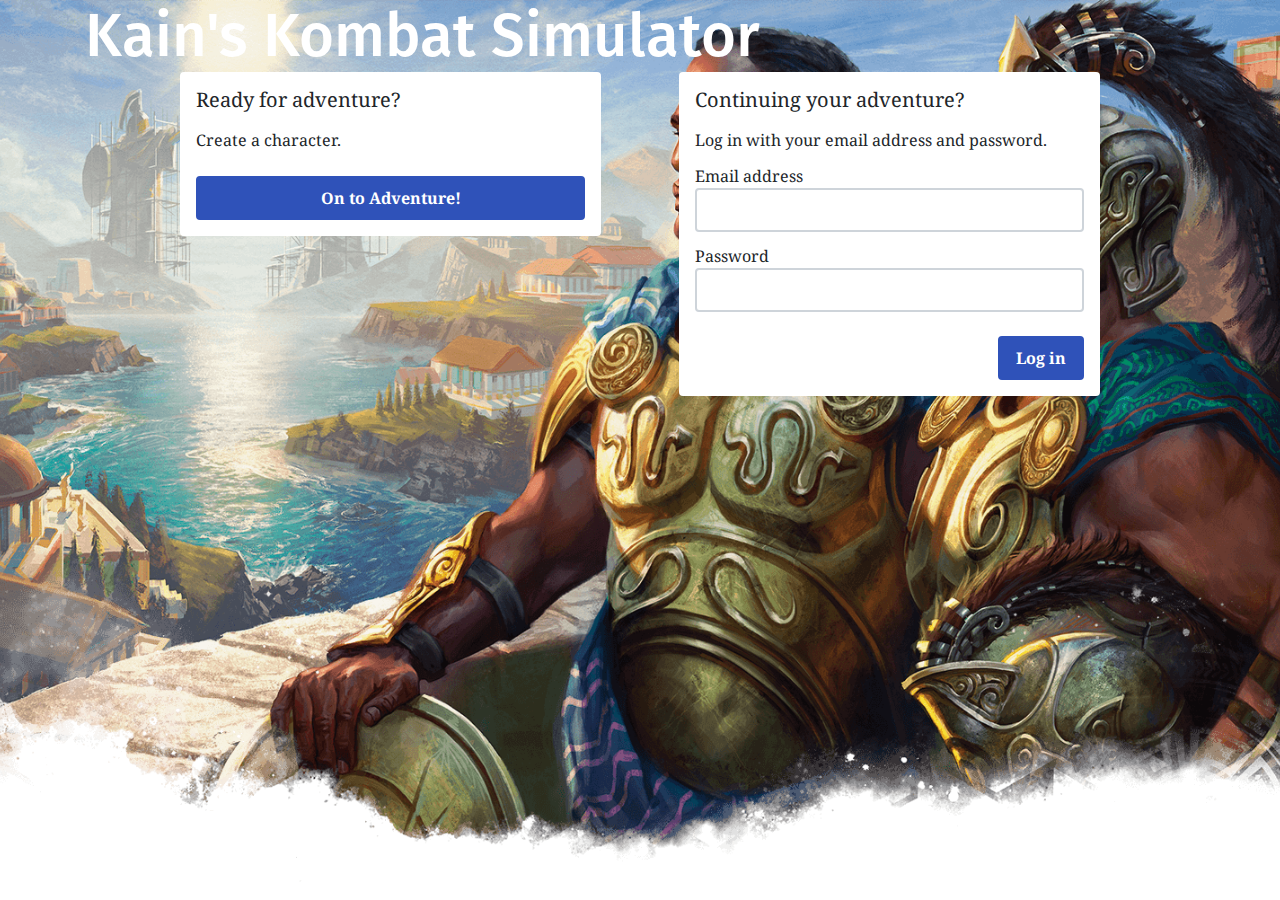
<file: index.html>
<!DOCTYPE html>
<html lang="en">
   <head>
      <meta charset="UTF-8" />
      <meta name="viewport" content="width=device-width, initial-scale=1.0" />
      <title>Kain Kombat Simulator</title>
      <link rel="stylesheet" href="style/dist.css" />
   </head>
   <body>
      <div class="background-image">
         <div class="container">
            <div class="row">
               <div class="col-12">
                  <h1 class="d-inline text-brand">Kain's Kombat Simulator</h1>
               </div>
               <div class="col-lg-10 offset-lg-1">
                  <div class="row">
                     <div class="col-12 col-md-6 mb-6">
                        <div class="card p-4 mr-md-5 landing" id="sign-up-card">
                           <div class="card-block">
                              <h2 class="card-title lead">
                                 Ready for adventure?
                              </h2>
                              <p class="card-text">
                                 Create a character.
                                 <button
                                    class="
                                       mt-5
                                       btn
                                       landing-button
                                       btn-success btn-block
                                    "
                                    id="sign-up"
                                 >
                                    On to Adventure!
                                 </button>
                              </p>
                           </div>
                        </div>

                        <div class="card p-4 d-none landing" id="intro-card">
                           <div class="card-block">
                              <h2 class="card-title lead">
                                 Ready for adventure?
                              </h2>
                              <p>Create a character.</p>
                              <p class="mt-3 text-success">
                                 Let's get you started.
                              </p>
                              <p class="mt-6">Email address</p>
                              <input
                                 class="form-control"
                                 id="sign-up-email-input"
                                 type="text"
                              />
                              <div
                                 class="text-danger"
                                 id="sign-up-email-error"
                              ></div>
                              <p>Password</p>
                              <input
                                 class="form-control"
                                 id="sign-up-password-input"
                                 type="password"
                              />
                              <div
                                 class="text-danger"
                                 id="sign-up-password-error"
                              ></div>
                              <div
                                 class="text-muted"
                                 id="sign-up-password-error-addendum"
                              ></div>
                              <button
                                 class="
                                    btn
                                    mt-5
                                    landing-button
                                    btn-success btn-block
                                 "
                                 id="lets-go"
                              >
                                 Let's go!
                              </button>
                           </div>
                        </div>
                     </div>

                     <div class="col-md-6 col-12">
                        <div class="card p-4 ml-md-5 landing">
                           <div class="card-block">
                              <h2 class="card-title lead">
                                 Continuing your adventure?
                              </h2>
                              <p class="card-text">
                                 Log in with your email address and password.
                              </p>
                              <p class="mt-3">Email address</p>
                              <input class="form-control" type="text" />
                              <p class="mt-3">Password</p>
                              <input class="form-control" type="password" />

                              <a
                                 href="/arena.html"
                                 class="
                                    btn
                                    mt-5
                                    btn-success
                                    landing-button
                                    float-right
                                 "
                              >
                                 Log in
                              </a>
                           </div>
                        </div>
                     </div>
                  </div>
               </div>
            </div>
         </div>
      </div>
      <script
         src="https://cdnjs.cloudflare.com/ajax/libs/jquery/3.5.1/jquery.min.js"
         defer
         integrity="sha512-bLT0Qm9VnAYZDflyKcBaQ2gg0hSYNQrJ8RilYldYQ1FxQYoCLtUjuuRuZo+fjqhx/qtq/1itJ0C2ejDxltZVFg=="
         crossorigin="anonymous"
      ></script>
      <script src="/dbUsers.js" defer></script>
      <script src="/allInsecurePasswords.js" defer></script>
      <script src="/secondMostInsecurePasswords.js" defer></script>
      <script src="/mostInsecurePasswords.js" defer></script>
      <script src="/getEmailError.js" defer></script>
      <script src="/getPasswordError.js" defer></script>
      <script src="/script.js" defer></script>
   </body>
</html>
</file>
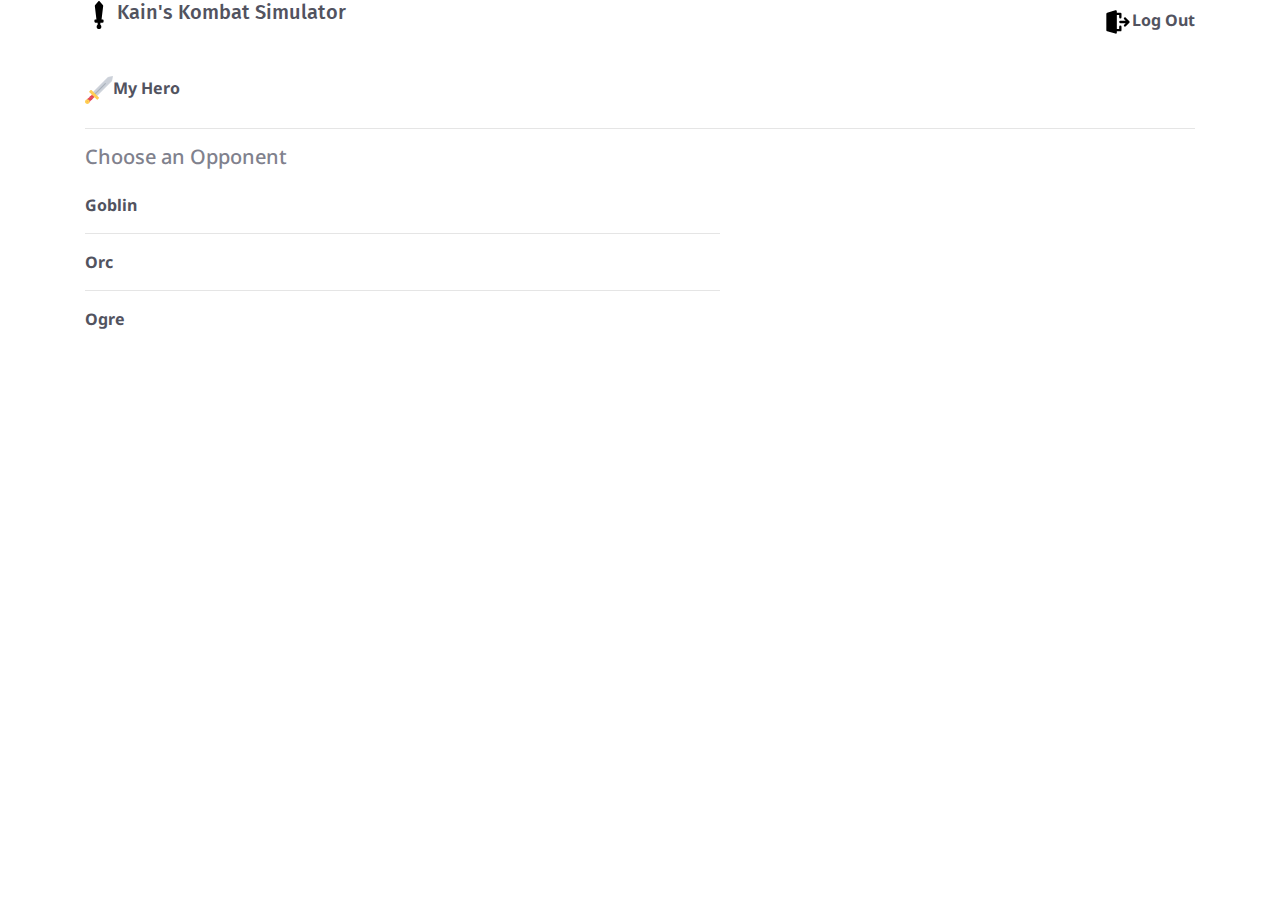
<file: arena.html>
<!DOCTYPE html>
<html lang="en">
   <head>
      <meta charset="UTF-8" />
      <meta name="viewport" content="width=device-width, initial-scale=1.0" />
      <title>Kain's Kombat Simulator</title>
      <link rel="stylesheet" href="style/dist.css" />
   </head>
   <body>
      <div class="container">
         <div class="row">
            <div class="col-12">
               <a href="/index.html">
                  <img src="icons/sword01.svg" width="28px" />
                  <h3 class="d-inline text-brand">
                     Kain's Kombat Simulator
                  </h3></a
               >
               <a href="/index.html" class="btn btn-link float-right"
                  ><img src="icons/icon-door-exit.svg" width="28px" />Log Out</a
               >
            </div>
            <div class="col-12">
               <a href="/hero.html" class="btn btn-link mt-5 mr-5"
                  ><img src="icons/sword02.svg" width="28px" />My Hero</a
               >
            </div>
         </div>
         <hr class="font-weight-bold" />
      </div>

      <div class="container">
         <div class="row">
            <div class="col-7 font-weight-bold">
               <div class="mb-5 lead text-muted">
                  <h4>Choose an Opponent</h4>
               </div>
               <a id="goblin" href="/goblin.html">Goblin</a>
               <hr />
            </div>
            <div class="col-7 font-weight-bold">
               <a id="orc" href="/orc.html">Orc</a>
               <hr />
            </div>

            <div class="col-7 font-weight-bold">
               <a id="ogre" href="/ogre.html">Ogre</a>
            </div>
         </div>
      </div>

      <script
         src="https://cdnjs.cloudflare.com/ajax/libs/jquery/3.5.1/jquery.min.js"
         defer
         integrity="sha512-bLT0Qm9VnAYZDflyKcBaQ2gg0hSYNQrJ8RilYldYQ1FxQYoCLtUjuuRuZo+fjqhx/qtq/1itJ0C2ejDxltZVFg=="
         crossorigin="anonymous"
      ></script>
      <script src="/combat.js" defer></script>
      <script src="/script.js" defer></script>
   </body>
</html>
</file>
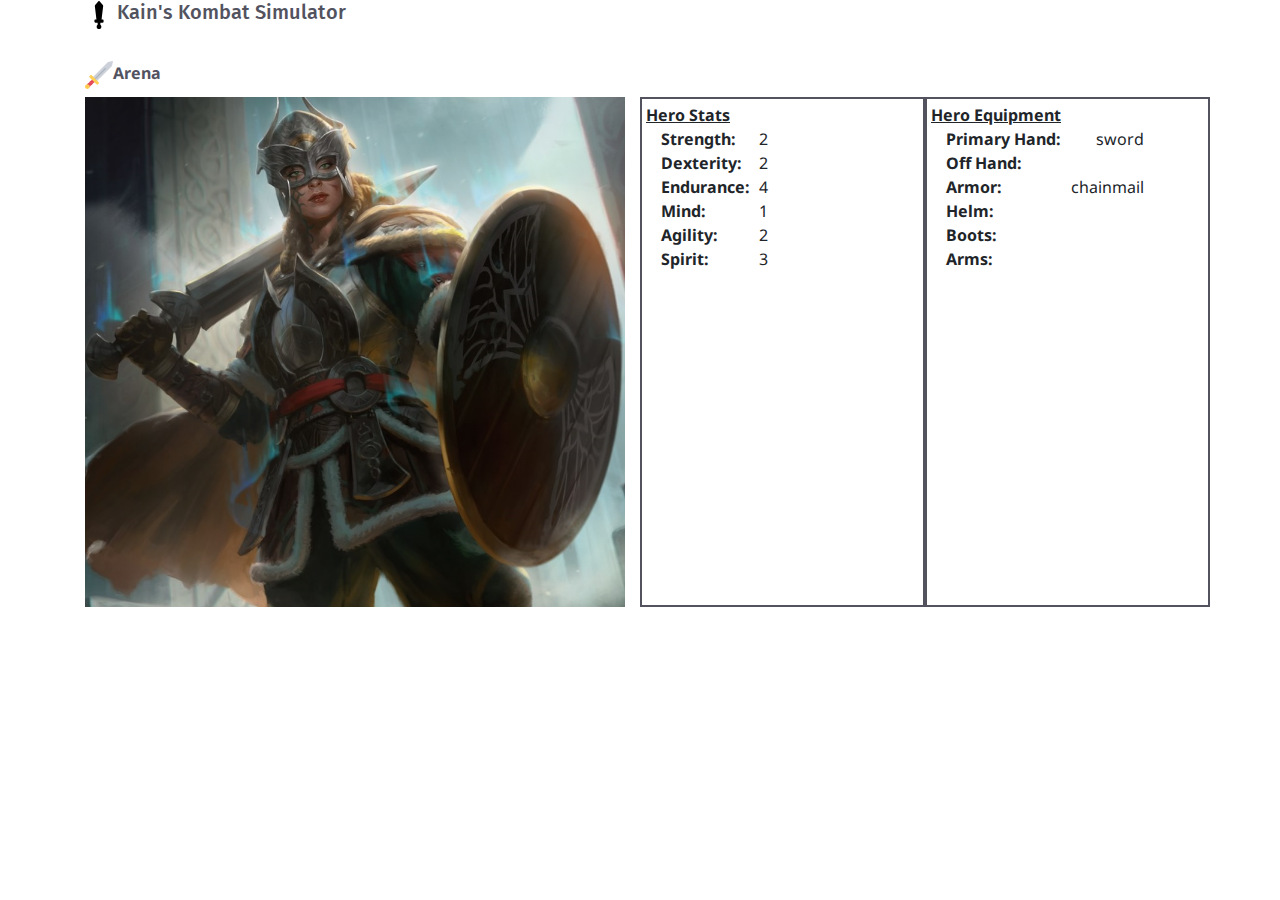
<file: hero.html>
<!DOCTYPE html>
<html lang="en">
   <head>
      <meta charset="UTF-8" />
      <meta name="viewport" content="width=device-width, initial-scale=1.0" />
      <title>Kain's Kombat Simulator</title>
      <link rel="stylesheet" href="style/dist.css" />
   </head>
   <body>
      <div class="container">
         <div class="row">
            <div class="col-12">
               <a href="/index.html">
                  <img src="icons/sword01.svg" width="28px" />
                  <h3 class="d-inline text-brand">
                     Kain's Kombat Simulator
                  </h3></a
               >
            </div>
         </div>
      </div>
      <div class="container">
         <div class="row">
            <div class="col-12">
               <a href="/arena.html" class="btn btn-link mt-5 mr-5"
                  ><img src="icons/sword02.svg" width="28px" />Arena</a
               >
            </div>
         </div>
      </div>
      <div class="container">
         <div class="row">
            <div class="col-6">
               <img src="images/hero-female.jpg" class="img-fluid" />
            </div>
            <div class="border p-1 col-3">
               <div class="font-weight-bold">
                  <u>Hero Stats</u>
               </div>
               <div class="col-6">
                  <div class="d-inline font-weight-bold">Strength:</div>
                  <div class="float-right d-inline" id="hero-strength"></div>
               </div>

               <div class="col-6">
                  <div class="d-inline font-weight-bold">Dexterity:</div>
                  <div class="float-right d-inline" id="hero-dexterity"></div>
               </div>
               <div class="col-6">
                  <div class="d-inline font-weight-bold">Endurance:</div>
                  <div class="float-right d-inline" id="hero-endurance"></div>
               </div>
               <div class="col-6">
                  <div class="d-inline font-weight-bold">Mind:</div>
                  <div class="float-right d-inline" id="hero-mind"></div>
               </div>
               <div class="col-6">
                  <div class="d-inline font-weight-bold">Agility:</div>
                  <div class="float-right d-inline" id="hero-agility"></div>
               </div>
               <div class="col-6">
                  <div class="d-inline font-weight-bold">Spirit:</div>
                  <div class="float-right d-inline" id="hero-spirit"></div>
               </div>
            </div>

            <div class="border p-1 col-3">
               <div class="font-weight-bold">
                  <u>Hero Equipment</u>
               </div>
               <div class="col-10">
                  <div class="d-inline font-weight-bold">Primary Hand:</div>
                  <div
                     class="float-right d-inline"
                     id="hero-hand-primary"
                  ></div>
               </div>
               <div class="col-10">
                  <div class="font-weight-bold">Off Hand:</div>
                  <div id="hero-hand-off"></div>
               </div>
               <div class="col-10">
                  <div class="d-inline font-weight-bold">Armor:</div>
                  <div class="float-right d-inline" id="hero-armor-body"></div>
               </div>
               <div class="col-10">
                  <div class="font-weight-bold">Helm:</div>
                  <div id="hero-armor-head"></div>
               </div>
               <div class="col-10">
                  <div class="font-weight-bold">Boots:</div>
                  <div id="hero-armor-foot"></div>
               </div>
               <div class="col-10">
                  <div class="font-weight-bold">Arms:</div>
                  <div id="hero-armor-arms"></div>
               </div>
            </div>
         </div>
      </div>

      <script
         src="https://cdnjs.cloudflare.com/ajax/libs/jquery/3.5.1/jquery.min.js"
         defer
         integrity="sha512-bLT0Qm9VnAYZDflyKcBaQ2gg0hSYNQrJ8RilYldYQ1FxQYoCLtUjuuRuZo+fjqhx/qtq/1itJ0C2ejDxltZVFg=="
         crossorigin="anonymous"
      ></script>
      <script src="/combat.js" defer></script>
      <script src="/script.js" defer></script>
   </body>
</html>
</file>
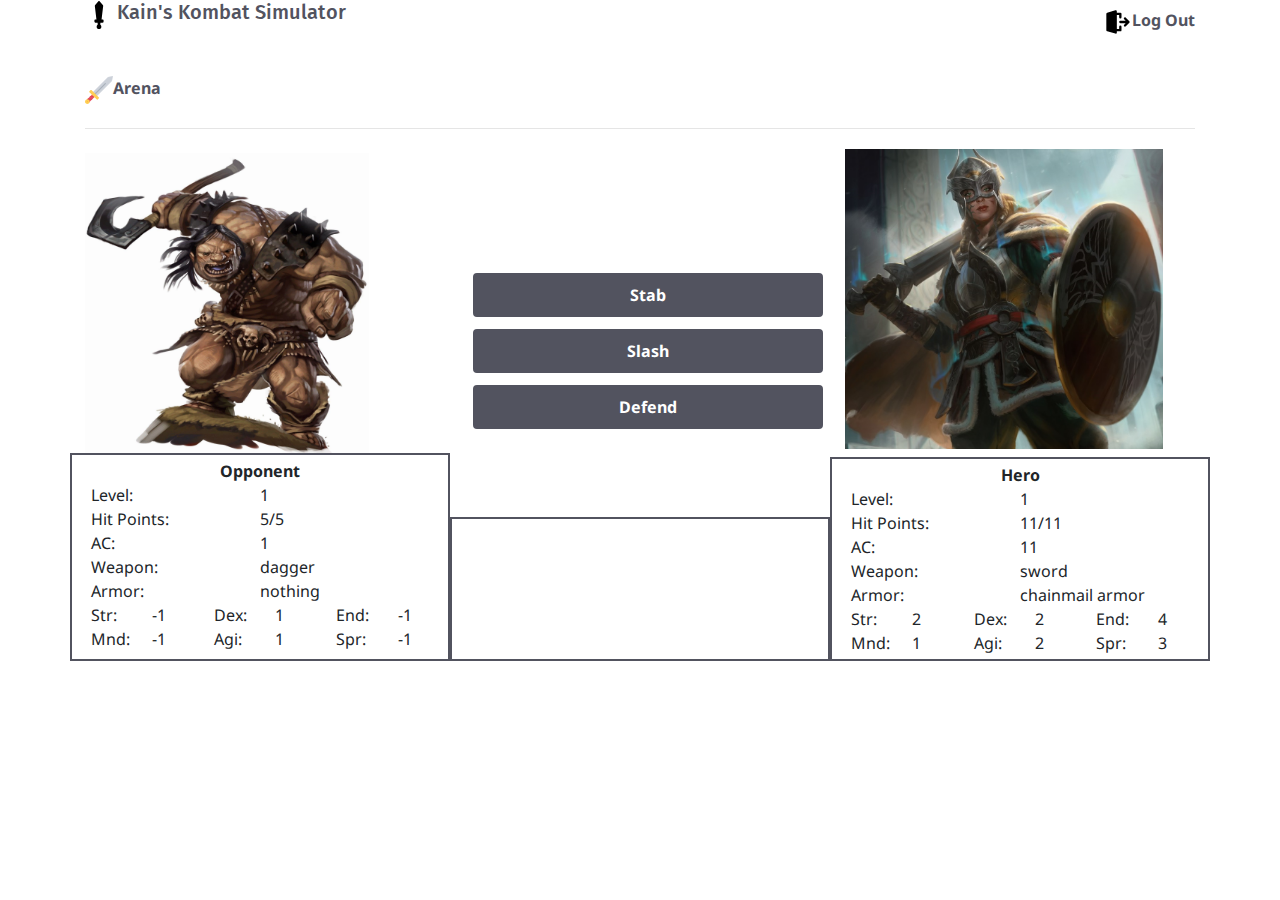
<file: ogre.html>
<!DOCTYPE html>
<html lang="en">
   <head>
      <meta charset="UTF-8" />
      <meta name="viewport" content="width=device-width, initial-scale=1.0" />
      <title>Kain's Kombat Simulator</title>
      <link rel="stylesheet" href="style/dist.css" />
   </head>
   <body>
      <div class="container">
         <div class="row">
            <div class="col-12">
               <a href="/index.html">
                  <img src="icons/sword01.svg" width="28px" />
                  <h3 class="d-inline text-brand">
                     Kain's Kombat Simulator
                  </h3></a
               >
               <a href="/index.html" class="btn btn-link float-right"
                  ><img src="icons/icon-door-exit.svg" width="28px" />Log Out</a
               >
            </div>
            <div class="col-12">
               <a href="/arena.html" class="btn btn-link mt-5 mr-5"
                  ><img src="icons/sword02.svg" width="28px" />Arena</a
               >
            </div>
         </div>
         <hr class="font-weight-bold" />
      </div>

      <div class="container">
         <div class="row">
            <div class="col-4 mt-1" id="orc-full-col">
               <img src="/images/ogre.jpg" class="mr-2 mt-1" height="300px" />
            </div>

            <div class="col-4">
               <button
                  class="btn btn-block btn-primary ml-2 mt-9"
                  id="stab-button-opponent"
               >
                  Stab
               </button>
               <button
                  class="btn btn-block btn-primary ml-2 mt-3"
                  id="slash-button-opponent"
               >
                  Slash
               </button>

               <button
                  class="btn btn-block btn-primary ml-2 mt-3"
                  id="defend-button-opponent"
               >
                  Defend
               </button>
            </div>
            <div class="col-4">
               <img
                  src="/images/hero-female.jpg"
                  class="mr-2 mt-1"
                  height="300px"
               />
            </div>
         </div>
      </div>

      <div class="container">
         <div class="row">
            <div class="col-4 border p-1">
               <p class="font-weight-bold text-center">Opponent</p>
               <div class="container">
                  <div class="row">
                     <div class="col-6">Level:</div>
                     <div class="d-inline" id="opponent-level"></div>
                  </div>
               </div>
               <div class="container">
                  <div class="row">
                     <div class="col-6">Hit Points:</div>
                     <div class="d-inline" id="opponent-hit-points"></div>
                  </div>
               </div>

               <div class="container">
                  <div class="row">
                     <div class="col-6">AC:</div>
                     <div class="d-inline" id="opponent-armor-class"></div>
                  </div>
               </div>

               <div class="container">
                  <div class="row">
                     <div class="col-6">Weapon:</div>
                     <div class="d-inline" id="opponent-weapon"></div>
                  </div>
               </div>

               <div class="container">
                  <div class="row">
                     <div class="col-6">Armor:</div>
                     <div class="d-inline" id="opponent-armor"></div>
                  </div>
               </div>

               <div class="container">
                  <div class="row">
                     <div class="col-2">Str:</div>
                     <div class="d-inline col-2" id="opponent-strength"></div>
                     <div class="d-inline col-2">Dex:</div>
                     <div class="d-inline col-2" id="opponent-dexterity"></div>
                     <div class="d-inline col-2">End:</div>
                     <div class="d-inline col-2" id="opponent-endurance"></div>
                  </div>
                  <div class="row">
                     <div class="col-2">Mnd:</div>
                     <div class="d-inline col-2" id="opponent-mind"></div>
                     <div class="d-inline col-2">Agi:</div>
                     <div class="d-inline col-2" id="opponent-agility"></div>
                     <div class="d-inline col-2">Spr:</div>
                     <div class="d-inline col-2" id="opponent-spirit"></div>
                  </div>
               </div>
            </div>
            <div class="col-4 mt-8 p-5 border">
               <p id="combat-readout"></p>
            </div>
            <div class="col-4 mt-1 border p-1" id="hero-full-col">
               <p class="font-weight-bold text-center">Hero</p>
               <div class="container">
                  <div class="row">
                     <div class="col-6">Level:</div>
                     <div class="d-inline" id="hero-level"></div>
                  </div>
               </div>
               <div class="container">
                  <div class="row">
                     <div class="col-6">Hit Points:</div>
                     <div class="d-inline" id="hero-hit-points"></div>
                  </div>
               </div>

               <div class="container">
                  <div class="row">
                     <div class="col-6">AC:</div>
                     <div class="d-inline" id="hero-armor-class"></div>
                  </div>
               </div>

               <div class="container">
                  <div class="row">
                     <div class="col-6">Weapon:</div>
                     <div class="d-inline" id="hero-weapon"></div>
                  </div>
               </div>

               <div class="container">
                  <div class="row">
                     <div class="col-6">Armor:</div>
                     <div class="d-inline" id="hero-armor"></div>
                  </div>
               </div>

               <div class="container">
                  <div class="row">
                     <div class="col-2">Str:</div>
                     <div class="d-inline col-2" id="hero-strength"></div>
                     <div class="d-inline col-2">Dex:</div>
                     <div class="d-inline col-2" id="hero-dexterity"></div>
                     <div class="d-inline col-2">End:</div>
                     <div class="d-inline col-2" id="hero-endurance"></div>
                  </div>
                  <div class="row">
                     <div class="col-2">Mnd:</div>
                     <div class="d-inline col-2" id="hero-mind"></div>
                     <div class="d-inline col-2">Agi:</div>
                     <div class="d-inline col-2" id="hero-agility"></div>
                     <div class="d-inline col-2">Spr:</div>
                     <div class="d-inline col-2" id="hero-spirit"></div>
                  </div>
               </div>
            </div>
         </div>
      </div>

      <script
         src="https://cdnjs.cloudflare.com/ajax/libs/jquery/3.5.1/jquery.min.js"
         defer
         integrity="sha512-bLT0Qm9VnAYZDflyKcBaQ2gg0hSYNQrJ8RilYldYQ1FxQYoCLtUjuuRuZo+fjqhx/qtq/1itJ0C2ejDxltZVFg=="
         crossorigin="anonymous"
      ></script>
      <script src="/combat.js" defer></script>
      <script src="/script.js" defer></script>
   </body>
</html>
</file>
<file: style/dist.css>
@charset "UTF-8";
@import url("https://fonts.googleapis.com/css2?family=Fira+Sans:wght@500&family=Noto+Sans:wght@400;700&family=Noto+Serif&display=swap");
/*!
 * Bootstrap v4.5.3 (https://getbootstrap.com/)
 * Copyright 2011-2020 The Bootstrap Authors
 * Copyright 2011-2020 Twitter, Inc.
 * Licensed under MIT (https://github.com/twbs/bootstrap/blob/main/LICENSE)
 */
:root {
  --blue: #2f52b9;
  --indigo: #6610f2;
  --purple: #6f42c1;
  --pink: #e83e8c;
  --red: #a42443;
  --orange: #fd7e14;
  --yellow: #ffc107;
  --green: #28a745;
  --teal: #20c997;
  --cyan: #17a2b8;
  --white: #fff;
  --gray: #52535f;
  --gray-dark: #292a30;
  --primary: #52535f;
  --secondary: #3d3e47;
  --success: #2f52b9;
  --info: #17a2b8;
  --warning: #ffc107;
  --danger: #a42443;
  --light: #cccdd2;
  --dark: #292a30;
  --breakpoint-xs: 0;
  --breakpoint-sm: 576px;
  --breakpoint-md: 768px;
  --breakpoint-lg: 992px;
  --breakpoint-xl: 1200px;
  --font-family-sans-serif: "Noto Sans", sans-serif, "Apple Color Emoji", "Segoe UI Emoji", "Segoe UI Symbol", "Noto Color Emoji";
  --font-family-monospace: SFMono-Regular, Menlo, Monaco, Consolas, "Liberation Mono", "Courier New", monospace;
}

*,
*::before,
*::after {
  box-sizing: border-box;
}

html {
  font-family: sans-serif;
  line-height: 1.15;
  -webkit-text-size-adjust: 100%;
  -webkit-tap-highlight-color: rgba(0, 0, 0, 0);
}

article, aside, figcaption, figure, footer, header, hgroup, main, nav, section {
  display: block;
}

body {
  margin: 0;
  font-family: "Noto Sans", sans-serif, "Apple Color Emoji", "Segoe UI Emoji", "Segoe UI Symbol", "Noto Color Emoji";
  font-size: 1rem;
  font-weight: 400;
  line-height: 1.5;
  color: #212529;
  text-align: left;
  background-color: #fff;
}

[tabindex="-1"]:focus:not(:focus-visible) {
  outline: 0 !important;
}

hr {
  box-sizing: content-box;
  height: 0;
  overflow: visible;
}

h1, h2, h3, h4, h5, h6 {
  margin-top: 0;
  margin-bottom: 0.5rem;
}

p {
  margin-top: 0;
  margin-bottom: 0;
}

abbr[title],
abbr[data-original-title] {
  text-decoration: underline;
  text-decoration: underline dotted;
  cursor: help;
  border-bottom: 0;
  text-decoration-skip-ink: none;
}

address {
  margin-bottom: 1rem;
  font-style: normal;
  line-height: inherit;
}

ol,
ul,
dl {
  margin-top: 0;
  margin-bottom: 1rem;
}

ol ol,
ul ul,
ol ul,
ul ol {
  margin-bottom: 0;
}

dt {
  font-weight: 700;
}

dd {
  margin-bottom: 0.5rem;
  margin-left: 0;
}

blockquote {
  margin: 0 0 1rem;
}

b,
strong {
  font-weight: bolder;
}

small {
  font-size: 80%;
}

sub,
sup {
  position: relative;
  font-size: 75%;
  line-height: 0;
  vertical-align: baseline;
}

sub {
  bottom: -0.25em;
}

sup {
  top: -0.5em;
}

a {
  color: #52535f;
  text-decoration: none;
  background-color: transparent;
}
a:hover {
  color: #2f2f36;
  text-decoration: underline;
}

a:not([href]):not([class]) {
  color: inherit;
  text-decoration: none;
}
a:not([href]):not([class]):hover {
  color: inherit;
  text-decoration: none;
}

pre,
code,
kbd,
samp {
  font-family: SFMono-Regular, Menlo, Monaco, Consolas, "Liberation Mono", "Courier New", monospace;
  font-size: 1em;
}

pre {
  margin-top: 0;
  margin-bottom: 1rem;
  overflow: auto;
  -ms-overflow-style: scrollbar;
}

figure {
  margin: 0 0 1rem;
}

img {
  vertical-align: middle;
  border-style: none;
}

svg {
  overflow: hidden;
  vertical-align: middle;
}

table {
  border-collapse: collapse;
}

caption {
  padding-top: 0.75rem;
  padding-bottom: 0.75rem;
  color: #6c757d;
  text-align: left;
  caption-side: bottom;
}

th {
  text-align: inherit;
  text-align: -webkit-match-parent;
}

label {
  display: inline-block;
  margin-bottom: 0.5rem;
}

button {
  border-radius: 0;
}

button:focus {
  outline: 1px dotted;
  outline: 5px auto -webkit-focus-ring-color;
}

input,
button,
select,
optgroup,
textarea {
  margin: 0;
  font-family: inherit;
  font-size: inherit;
  line-height: inherit;
}

button,
input {
  overflow: visible;
}

button,
select {
  text-transform: none;
}

[role=button] {
  cursor: pointer;
}

select {
  word-wrap: normal;
}

button,
[type=button],
[type=reset],
[type=submit] {
  -webkit-appearance: button;
}

button:not(:disabled),
[type=button]:not(:disabled),
[type=reset]:not(:disabled),
[type=submit]:not(:disabled) {
  cursor: pointer;
}

button::-moz-focus-inner,
[type=button]::-moz-focus-inner,
[type=reset]::-moz-focus-inner,
[type=submit]::-moz-focus-inner {
  padding: 0;
  border-style: none;
}

input[type=radio],
input[type=checkbox] {
  box-sizing: border-box;
  padding: 0;
}

textarea {
  overflow: auto;
  resize: vertical;
}

fieldset {
  min-width: 0;
  padding: 0;
  margin: 0;
  border: 0;
}

legend {
  display: block;
  width: 100%;
  max-width: 100%;
  padding: 0;
  margin-bottom: 0.5rem;
  font-size: 1.5rem;
  line-height: inherit;
  color: inherit;
  white-space: normal;
}

progress {
  vertical-align: baseline;
}

[type=number]::-webkit-inner-spin-button,
[type=number]::-webkit-outer-spin-button {
  height: auto;
}

[type=search] {
  outline-offset: -2px;
  -webkit-appearance: none;
}

[type=search]::-webkit-search-decoration {
  -webkit-appearance: none;
}

::-webkit-file-upload-button {
  font: inherit;
  -webkit-appearance: button;
}

output {
  display: inline-block;
}

summary {
  display: list-item;
  cursor: pointer;
}

template {
  display: none;
}

[hidden] {
  display: none !important;
}

h1, h2, h3, h4, h5, h6,
.h1, .h2, .h3, .h4, .h5, .h6 {
  margin-bottom: 0.5rem;
  font-weight: 500;
  line-height: 1.2;
}

h1, .h1 {
  font-size: 3.75rem;
}

h2, .h2 {
  font-size: 1.6875rem;
}

h3, .h3 {
  font-size: 1.25rem;
}

h4, .h4 {
  font-size: 1.25rem;
}

h5, .h5 {
  font-size: 1.25rem;
}

h6, .h6 {
  font-size: 1rem;
}

.lead {
  font-size: 1.25rem;
  font-weight: 400;
}

.display-1 {
  font-size: 6rem;
  font-weight: 300;
  line-height: 1.2;
}

.display-2 {
  font-size: 5.5rem;
  font-weight: 300;
  line-height: 1.2;
}

.display-3 {
  font-size: 4.5rem;
  font-weight: 300;
  line-height: 1.2;
}

.display-4 {
  font-size: 3.5rem;
  font-weight: 300;
  line-height: 1.2;
}

hr {
  margin-top: 1rem;
  margin-bottom: 1rem;
  border: 0;
  border-top: 1px solid rgba(0, 0, 0, 0.1);
}

small,
.small {
  font-size: 80%;
  font-weight: 400;
}

mark,
.mark {
  padding: 0.2em;
  background-color: #fcf8e3;
}

.list-unstyled {
  padding-left: 0;
  list-style: none;
}

.list-inline {
  padding-left: 0;
  list-style: none;
}

.list-inline-item {
  display: inline-block;
}
.list-inline-item:not(:last-child) {
  margin-right: 0.5rem;
}

.initialism {
  font-size: 90%;
  text-transform: uppercase;
}

.blockquote {
  margin-bottom: 1rem;
  font-size: 1.25rem;
}

.blockquote-footer {
  display: block;
  font-size: 80%;
  color: #6c757d;
}
.blockquote-footer::before {
  content: "— ";
}

.img-fluid {
  max-width: 100%;
  height: auto;
}

.img-thumbnail {
  padding: 0.25rem;
  background-color: #fff;
  border: 1px solid #dee2e6;
  border-radius: 0.25rem;
  max-width: 100%;
  height: auto;
}

.figure {
  display: inline-block;
}

.figure-img {
  margin-bottom: 0.5rem;
  line-height: 1;
}

.figure-caption {
  font-size: 90%;
  color: #6c757d;
}

code {
  font-size: 87.5%;
  color: #e83e8c;
  word-wrap: break-word;
}
a > code {
  color: inherit;
}

kbd {
  padding: 0.2rem 0.4rem;
  font-size: 87.5%;
  color: #fff;
  background-color: #212529;
  border-radius: 4px;
}
kbd kbd {
  padding: 0;
  font-size: 100%;
  font-weight: 700;
}

pre {
  display: block;
  font-size: 87.5%;
  color: #212529;
}
pre code {
  font-size: inherit;
  color: inherit;
  word-break: normal;
}

.pre-scrollable {
  max-height: 340px;
  overflow-y: scroll;
}

.container,
.container-fluid,
.container-xl,
.container-lg,
.container-md,
.container-sm {
  width: 100%;
  padding-right: 15px;
  padding-left: 15px;
  margin-right: auto;
  margin-left: auto;
}

@media (min-width: 576px) {
  .container-sm, .container {
    max-width: 540px;
  }
}
@media (min-width: 768px) {
  .container-md, .container-sm, .container {
    max-width: 720px;
  }
}
@media (min-width: 992px) {
  .container-lg, .container-md, .container-sm, .container {
    max-width: 960px;
  }
}
@media (min-width: 1200px) {
  .container-xl, .container-lg, .container-md, .container-sm, .container {
    max-width: 1140px;
  }
}
.row {
  display: flex;
  flex-wrap: wrap;
  margin-right: -15px;
  margin-left: -15px;
}

.no-gutters {
  margin-right: 0;
  margin-left: 0;
}
.no-gutters > .col,
.no-gutters > [class*=col-] {
  padding-right: 0;
  padding-left: 0;
}

.col-xl,
.col-xl-auto, .col-xl-12, .col-xl-11, .col-xl-10, .col-xl-9, .col-xl-8, .col-xl-7, .col-xl-6, .col-xl-5, .col-xl-4, .col-xl-3, .col-xl-2, .col-xl-1, .col-lg,
.col-lg-auto, .col-lg-12, .col-lg-11, .col-lg-10, .col-lg-9, .col-lg-8, .col-lg-7, .col-lg-6, .col-lg-5, .col-lg-4, .col-lg-3, .col-lg-2, .col-lg-1, .col-md,
.col-md-auto, .col-md-12, .col-md-11, .col-md-10, .col-md-9, .col-md-8, .col-md-7, .col-md-6, .col-md-5, .col-md-4, .col-md-3, .col-md-2, .col-md-1, .col-sm,
.col-sm-auto, .col-sm-12, .col-sm-11, .col-sm-10, .col-sm-9, .col-sm-8, .col-sm-7, .col-sm-6, .col-sm-5, .col-sm-4, .col-sm-3, .col-sm-2, .col-sm-1, .col,
.col-auto, .col-12, .col-11, .col-10, .col-9, .col-8, .col-7, .col-6, .col-5, .col-4, .col-3, .col-2, .col-1 {
  position: relative;
  width: 100%;
  padding-right: 15px;
  padding-left: 15px;
}

.col {
  flex-basis: 0;
  flex-grow: 1;
  max-width: 100%;
}

.row-cols-1 > * {
  flex: 0 0 100%;
  max-width: 100%;
}

.row-cols-2 > * {
  flex: 0 0 50%;
  max-width: 50%;
}

.row-cols-3 > * {
  flex: 0 0 33.3333333333%;
  max-width: 33.3333333333%;
}

.row-cols-4 > * {
  flex: 0 0 25%;
  max-width: 25%;
}

.row-cols-5 > * {
  flex: 0 0 20%;
  max-width: 20%;
}

.row-cols-6 > * {
  flex: 0 0 16.6666666667%;
  max-width: 16.6666666667%;
}

.col-auto {
  flex: 0 0 auto;
  width: auto;
  max-width: 100%;
}

.col-1 {
  flex: 0 0 8.3333333333%;
  max-width: 8.3333333333%;
}

.col-2 {
  flex: 0 0 16.6666666667%;
  max-width: 16.6666666667%;
}

.col-3 {
  flex: 0 0 25%;
  max-width: 25%;
}

.col-4 {
  flex: 0 0 33.3333333333%;
  max-width: 33.3333333333%;
}

.col-5 {
  flex: 0 0 41.6666666667%;
  max-width: 41.6666666667%;
}

.col-6 {
  flex: 0 0 50%;
  max-width: 50%;
}

.col-7 {
  flex: 0 0 58.3333333333%;
  max-width: 58.3333333333%;
}

.col-8 {
  flex: 0 0 66.6666666667%;
  max-width: 66.6666666667%;
}

.col-9 {
  flex: 0 0 75%;
  max-width: 75%;
}

.col-10 {
  flex: 0 0 83.3333333333%;
  max-width: 83.3333333333%;
}

.col-11 {
  flex: 0 0 91.6666666667%;
  max-width: 91.6666666667%;
}

.col-12 {
  flex: 0 0 100%;
  max-width: 100%;
}

.order-first {
  order: -1;
}

.order-last {
  order: 13;
}

.order-0 {
  order: 0;
}

.order-1 {
  order: 1;
}

.order-2 {
  order: 2;
}

.order-3 {
  order: 3;
}

.order-4 {
  order: 4;
}

.order-5 {
  order: 5;
}

.order-6 {
  order: 6;
}

.order-7 {
  order: 7;
}

.order-8 {
  order: 8;
}

.order-9 {
  order: 9;
}

.order-10 {
  order: 10;
}

.order-11 {
  order: 11;
}

.order-12 {
  order: 12;
}

.offset-1 {
  margin-left: 8.3333333333%;
}

.offset-2 {
  margin-left: 16.6666666667%;
}

.offset-3 {
  margin-left: 25%;
}

.offset-4 {
  margin-left: 33.3333333333%;
}

.offset-5 {
  margin-left: 41.6666666667%;
}

.offset-6 {
  margin-left: 50%;
}

.offset-7 {
  margin-left: 58.3333333333%;
}

.offset-8 {
  margin-left: 66.6666666667%;
}

.offset-9 {
  margin-left: 75%;
}

.offset-10 {
  margin-left: 83.3333333333%;
}

.offset-11 {
  margin-left: 91.6666666667%;
}

@media (min-width: 576px) {
  .col-sm {
    flex-basis: 0;
    flex-grow: 1;
    max-width: 100%;
  }

  .row-cols-sm-1 > * {
    flex: 0 0 100%;
    max-width: 100%;
  }

  .row-cols-sm-2 > * {
    flex: 0 0 50%;
    max-width: 50%;
  }

  .row-cols-sm-3 > * {
    flex: 0 0 33.3333333333%;
    max-width: 33.3333333333%;
  }

  .row-cols-sm-4 > * {
    flex: 0 0 25%;
    max-width: 25%;
  }

  .row-cols-sm-5 > * {
    flex: 0 0 20%;
    max-width: 20%;
  }

  .row-cols-sm-6 > * {
    flex: 0 0 16.6666666667%;
    max-width: 16.6666666667%;
  }

  .col-sm-auto {
    flex: 0 0 auto;
    width: auto;
    max-width: 100%;
  }

  .col-sm-1 {
    flex: 0 0 8.3333333333%;
    max-width: 8.3333333333%;
  }

  .col-sm-2 {
    flex: 0 0 16.6666666667%;
    max-width: 16.6666666667%;
  }

  .col-sm-3 {
    flex: 0 0 25%;
    max-width: 25%;
  }

  .col-sm-4 {
    flex: 0 0 33.3333333333%;
    max-width: 33.3333333333%;
  }

  .col-sm-5 {
    flex: 0 0 41.6666666667%;
    max-width: 41.6666666667%;
  }

  .col-sm-6 {
    flex: 0 0 50%;
    max-width: 50%;
  }

  .col-sm-7 {
    flex: 0 0 58.3333333333%;
    max-width: 58.3333333333%;
  }

  .col-sm-8 {
    flex: 0 0 66.6666666667%;
    max-width: 66.6666666667%;
  }

  .col-sm-9 {
    flex: 0 0 75%;
    max-width: 75%;
  }

  .col-sm-10 {
    flex: 0 0 83.3333333333%;
    max-width: 83.3333333333%;
  }

  .col-sm-11 {
    flex: 0 0 91.6666666667%;
    max-width: 91.6666666667%;
  }

  .col-sm-12 {
    flex: 0 0 100%;
    max-width: 100%;
  }

  .order-sm-first {
    order: -1;
  }

  .order-sm-last {
    order: 13;
  }

  .order-sm-0 {
    order: 0;
  }

  .order-sm-1 {
    order: 1;
  }

  .order-sm-2 {
    order: 2;
  }

  .order-sm-3 {
    order: 3;
  }

  .order-sm-4 {
    order: 4;
  }

  .order-sm-5 {
    order: 5;
  }

  .order-sm-6 {
    order: 6;
  }

  .order-sm-7 {
    order: 7;
  }

  .order-sm-8 {
    order: 8;
  }

  .order-sm-9 {
    order: 9;
  }

  .order-sm-10 {
    order: 10;
  }

  .order-sm-11 {
    order: 11;
  }

  .order-sm-12 {
    order: 12;
  }

  .offset-sm-0 {
    margin-left: 0;
  }

  .offset-sm-1 {
    margin-left: 8.3333333333%;
  }

  .offset-sm-2 {
    margin-left: 16.6666666667%;
  }

  .offset-sm-3 {
    margin-left: 25%;
  }

  .offset-sm-4 {
    margin-left: 33.3333333333%;
  }

  .offset-sm-5 {
    margin-left: 41.6666666667%;
  }

  .offset-sm-6 {
    margin-left: 50%;
  }

  .offset-sm-7 {
    margin-left: 58.3333333333%;
  }

  .offset-sm-8 {
    margin-left: 66.6666666667%;
  }

  .offset-sm-9 {
    margin-left: 75%;
  }

  .offset-sm-10 {
    margin-left: 83.3333333333%;
  }

  .offset-sm-11 {
    margin-left: 91.6666666667%;
  }
}
@media (min-width: 768px) {
  .col-md {
    flex-basis: 0;
    flex-grow: 1;
    max-width: 100%;
  }

  .row-cols-md-1 > * {
    flex: 0 0 100%;
    max-width: 100%;
  }

  .row-cols-md-2 > * {
    flex: 0 0 50%;
    max-width: 50%;
  }

  .row-cols-md-3 > * {
    flex: 0 0 33.3333333333%;
    max-width: 33.3333333333%;
  }

  .row-cols-md-4 > * {
    flex: 0 0 25%;
    max-width: 25%;
  }

  .row-cols-md-5 > * {
    flex: 0 0 20%;
    max-width: 20%;
  }

  .row-cols-md-6 > * {
    flex: 0 0 16.6666666667%;
    max-width: 16.6666666667%;
  }

  .col-md-auto {
    flex: 0 0 auto;
    width: auto;
    max-width: 100%;
  }

  .col-md-1 {
    flex: 0 0 8.3333333333%;
    max-width: 8.3333333333%;
  }

  .col-md-2 {
    flex: 0 0 16.6666666667%;
    max-width: 16.6666666667%;
  }

  .col-md-3 {
    flex: 0 0 25%;
    max-width: 25%;
  }

  .col-md-4 {
    flex: 0 0 33.3333333333%;
    max-width: 33.3333333333%;
  }

  .col-md-5 {
    flex: 0 0 41.6666666667%;
    max-width: 41.6666666667%;
  }

  .col-md-6 {
    flex: 0 0 50%;
    max-width: 50%;
  }

  .col-md-7 {
    flex: 0 0 58.3333333333%;
    max-width: 58.3333333333%;
  }

  .col-md-8 {
    flex: 0 0 66.6666666667%;
    max-width: 66.6666666667%;
  }

  .col-md-9 {
    flex: 0 0 75%;
    max-width: 75%;
  }

  .col-md-10 {
    flex: 0 0 83.3333333333%;
    max-width: 83.3333333333%;
  }

  .col-md-11 {
    flex: 0 0 91.6666666667%;
    max-width: 91.6666666667%;
  }

  .col-md-12 {
    flex: 0 0 100%;
    max-width: 100%;
  }

  .order-md-first {
    order: -1;
  }

  .order-md-last {
    order: 13;
  }

  .order-md-0 {
    order: 0;
  }

  .order-md-1 {
    order: 1;
  }

  .order-md-2 {
    order: 2;
  }

  .order-md-3 {
    order: 3;
  }

  .order-md-4 {
    order: 4;
  }

  .order-md-5 {
    order: 5;
  }

  .order-md-6 {
    order: 6;
  }

  .order-md-7 {
    order: 7;
  }

  .order-md-8 {
    order: 8;
  }

  .order-md-9 {
    order: 9;
  }

  .order-md-10 {
    order: 10;
  }

  .order-md-11 {
    order: 11;
  }

  .order-md-12 {
    order: 12;
  }

  .offset-md-0 {
    margin-left: 0;
  }

  .offset-md-1 {
    margin-left: 8.3333333333%;
  }

  .offset-md-2 {
    margin-left: 16.6666666667%;
  }

  .offset-md-3 {
    margin-left: 25%;
  }

  .offset-md-4 {
    margin-left: 33.3333333333%;
  }

  .offset-md-5 {
    margin-left: 41.6666666667%;
  }

  .offset-md-6 {
    margin-left: 50%;
  }

  .offset-md-7 {
    margin-left: 58.3333333333%;
  }

  .offset-md-8 {
    margin-left: 66.6666666667%;
  }

  .offset-md-9 {
    margin-left: 75%;
  }

  .offset-md-10 {
    margin-left: 83.3333333333%;
  }

  .offset-md-11 {
    margin-left: 91.6666666667%;
  }
}
@media (min-width: 992px) {
  .col-lg {
    flex-basis: 0;
    flex-grow: 1;
    max-width: 100%;
  }

  .row-cols-lg-1 > * {
    flex: 0 0 100%;
    max-width: 100%;
  }

  .row-cols-lg-2 > * {
    flex: 0 0 50%;
    max-width: 50%;
  }

  .row-cols-lg-3 > * {
    flex: 0 0 33.3333333333%;
    max-width: 33.3333333333%;
  }

  .row-cols-lg-4 > * {
    flex: 0 0 25%;
    max-width: 25%;
  }

  .row-cols-lg-5 > * {
    flex: 0 0 20%;
    max-width: 20%;
  }

  .row-cols-lg-6 > * {
    flex: 0 0 16.6666666667%;
    max-width: 16.6666666667%;
  }

  .col-lg-auto {
    flex: 0 0 auto;
    width: auto;
    max-width: 100%;
  }

  .col-lg-1 {
    flex: 0 0 8.3333333333%;
    max-width: 8.3333333333%;
  }

  .col-lg-2 {
    flex: 0 0 16.6666666667%;
    max-width: 16.6666666667%;
  }

  .col-lg-3 {
    flex: 0 0 25%;
    max-width: 25%;
  }

  .col-lg-4 {
    flex: 0 0 33.3333333333%;
    max-width: 33.3333333333%;
  }

  .col-lg-5 {
    flex: 0 0 41.6666666667%;
    max-width: 41.6666666667%;
  }

  .col-lg-6 {
    flex: 0 0 50%;
    max-width: 50%;
  }

  .col-lg-7 {
    flex: 0 0 58.3333333333%;
    max-width: 58.3333333333%;
  }

  .col-lg-8 {
    flex: 0 0 66.6666666667%;
    max-width: 66.6666666667%;
  }

  .col-lg-9 {
    flex: 0 0 75%;
    max-width: 75%;
  }

  .col-lg-10 {
    flex: 0 0 83.3333333333%;
    max-width: 83.3333333333%;
  }

  .col-lg-11 {
    flex: 0 0 91.6666666667%;
    max-width: 91.6666666667%;
  }

  .col-lg-12 {
    flex: 0 0 100%;
    max-width: 100%;
  }

  .order-lg-first {
    order: -1;
  }

  .order-lg-last {
    order: 13;
  }

  .order-lg-0 {
    order: 0;
  }

  .order-lg-1 {
    order: 1;
  }

  .order-lg-2 {
    order: 2;
  }

  .order-lg-3 {
    order: 3;
  }

  .order-lg-4 {
    order: 4;
  }

  .order-lg-5 {
    order: 5;
  }

  .order-lg-6 {
    order: 6;
  }

  .order-lg-7 {
    order: 7;
  }

  .order-lg-8 {
    order: 8;
  }

  .order-lg-9 {
    order: 9;
  }

  .order-lg-10 {
    order: 10;
  }

  .order-lg-11 {
    order: 11;
  }

  .order-lg-12 {
    order: 12;
  }

  .offset-lg-0 {
    margin-left: 0;
  }

  .offset-lg-1 {
    margin-left: 8.3333333333%;
  }

  .offset-lg-2 {
    margin-left: 16.6666666667%;
  }

  .offset-lg-3 {
    margin-left: 25%;
  }

  .offset-lg-4 {
    margin-left: 33.3333333333%;
  }

  .offset-lg-5 {
    margin-left: 41.6666666667%;
  }

  .offset-lg-6 {
    margin-left: 50%;
  }

  .offset-lg-7 {
    margin-left: 58.3333333333%;
  }

  .offset-lg-8 {
    margin-left: 66.6666666667%;
  }

  .offset-lg-9 {
    margin-left: 75%;
  }

  .offset-lg-10 {
    margin-left: 83.3333333333%;
  }

  .offset-lg-11 {
    margin-left: 91.6666666667%;
  }
}
@media (min-width: 1200px) {
  .col-xl {
    flex-basis: 0;
    flex-grow: 1;
    max-width: 100%;
  }

  .row-cols-xl-1 > * {
    flex: 0 0 100%;
    max-width: 100%;
  }

  .row-cols-xl-2 > * {
    flex: 0 0 50%;
    max-width: 50%;
  }

  .row-cols-xl-3 > * {
    flex: 0 0 33.3333333333%;
    max-width: 33.3333333333%;
  }

  .row-cols-xl-4 > * {
    flex: 0 0 25%;
    max-width: 25%;
  }

  .row-cols-xl-5 > * {
    flex: 0 0 20%;
    max-width: 20%;
  }

  .row-cols-xl-6 > * {
    flex: 0 0 16.6666666667%;
    max-width: 16.6666666667%;
  }

  .col-xl-auto {
    flex: 0 0 auto;
    width: auto;
    max-width: 100%;
  }

  .col-xl-1 {
    flex: 0 0 8.3333333333%;
    max-width: 8.3333333333%;
  }

  .col-xl-2 {
    flex: 0 0 16.6666666667%;
    max-width: 16.6666666667%;
  }

  .col-xl-3 {
    flex: 0 0 25%;
    max-width: 25%;
  }

  .col-xl-4 {
    flex: 0 0 33.3333333333%;
    max-width: 33.3333333333%;
  }

  .col-xl-5 {
    flex: 0 0 41.6666666667%;
    max-width: 41.6666666667%;
  }

  .col-xl-6 {
    flex: 0 0 50%;
    max-width: 50%;
  }

  .col-xl-7 {
    flex: 0 0 58.3333333333%;
    max-width: 58.3333333333%;
  }

  .col-xl-8 {
    flex: 0 0 66.6666666667%;
    max-width: 66.6666666667%;
  }

  .col-xl-9 {
    flex: 0 0 75%;
    max-width: 75%;
  }

  .col-xl-10 {
    flex: 0 0 83.3333333333%;
    max-width: 83.3333333333%;
  }

  .col-xl-11 {
    flex: 0 0 91.6666666667%;
    max-width: 91.6666666667%;
  }

  .col-xl-12 {
    flex: 0 0 100%;
    max-width: 100%;
  }

  .order-xl-first {
    order: -1;
  }

  .order-xl-last {
    order: 13;
  }

  .order-xl-0 {
    order: 0;
  }

  .order-xl-1 {
    order: 1;
  }

  .order-xl-2 {
    order: 2;
  }

  .order-xl-3 {
    order: 3;
  }

  .order-xl-4 {
    order: 4;
  }

  .order-xl-5 {
    order: 5;
  }

  .order-xl-6 {
    order: 6;
  }

  .order-xl-7 {
    order: 7;
  }

  .order-xl-8 {
    order: 8;
  }

  .order-xl-9 {
    order: 9;
  }

  .order-xl-10 {
    order: 10;
  }

  .order-xl-11 {
    order: 11;
  }

  .order-xl-12 {
    order: 12;
  }

  .offset-xl-0 {
    margin-left: 0;
  }

  .offset-xl-1 {
    margin-left: 8.3333333333%;
  }

  .offset-xl-2 {
    margin-left: 16.6666666667%;
  }

  .offset-xl-3 {
    margin-left: 25%;
  }

  .offset-xl-4 {
    margin-left: 33.3333333333%;
  }

  .offset-xl-5 {
    margin-left: 41.6666666667%;
  }

  .offset-xl-6 {
    margin-left: 50%;
  }

  .offset-xl-7 {
    margin-left: 58.3333333333%;
  }

  .offset-xl-8 {
    margin-left: 66.6666666667%;
  }

  .offset-xl-9 {
    margin-left: 75%;
  }

  .offset-xl-10 {
    margin-left: 83.3333333333%;
  }

  .offset-xl-11 {
    margin-left: 91.6666666667%;
  }
}
.table {
  width: 100%;
  margin-bottom: 1rem;
  color: #212529;
}
.table th,
.table td {
  padding: 0.75rem;
  vertical-align: top;
  border-top: 1px solid #dee2e6;
}
.table thead th {
  vertical-align: bottom;
  border-bottom: 2px solid #dee2e6;
}
.table tbody + tbody {
  border-top: 2px solid #dee2e6;
}

.table-sm th,
.table-sm td {
  padding: 0.3rem;
}

.table-bordered {
  border: 1px solid #dee2e6;
}
.table-bordered th,
.table-bordered td {
  border: 1px solid #dee2e6;
}
.table-bordered thead th,
.table-bordered thead td {
  border-bottom-width: 2px;
}

.table-borderless th,
.table-borderless td,
.table-borderless thead th,
.table-borderless tbody + tbody {
  border: 0;
}

.table-striped tbody tr:nth-of-type(odd) {
  background-color: rgba(0, 0, 0, 0.05);
}

.table-hover tbody tr:hover {
  color: #212529;
  background-color: rgba(0, 0, 0, 0.075);
}

.table-primary,
.table-primary > th,
.table-primary > td {
  background-color: #cfcfd2;
}
.table-primary th,
.table-primary td,
.table-primary thead th,
.table-primary tbody + tbody {
  border-color: #a5a6ac;
}

.table-hover .table-primary:hover {
  background-color: #c2c2c6;
}
.table-hover .table-primary:hover > td,
.table-hover .table-primary:hover > th {
  background-color: #c2c2c6;
}

.table-secondary,
.table-secondary > th,
.table-secondary > td {
  background-color: #c9c9cb;
}
.table-secondary th,
.table-secondary td,
.table-secondary thead th,
.table-secondary tbody + tbody {
  border-color: #9a9b9f;
}

.table-hover .table-secondary:hover {
  background-color: #bcbcbe;
}
.table-hover .table-secondary:hover > td,
.table-hover .table-secondary:hover > th {
  background-color: #bcbcbe;
}

.table-success,
.table-success > th,
.table-success > td {
  background-color: #c5cfeb;
}
.table-success th,
.table-success td,
.table-success thead th,
.table-success tbody + tbody {
  border-color: #93a5db;
}

.table-hover .table-success:hover {
  background-color: #b2bfe4;
}
.table-hover .table-success:hover > td,
.table-hover .table-success:hover > th {
  background-color: #b2bfe4;
}

.table-info,
.table-info > th,
.table-info > td {
  background-color: #bee5eb;
}
.table-info th,
.table-info td,
.table-info thead th,
.table-info tbody + tbody {
  border-color: #86cfda;
}

.table-hover .table-info:hover {
  background-color: #abdde5;
}
.table-hover .table-info:hover > td,
.table-hover .table-info:hover > th {
  background-color: #abdde5;
}

.table-warning,
.table-warning > th,
.table-warning > td {
  background-color: #ffeeba;
}
.table-warning th,
.table-warning td,
.table-warning thead th,
.table-warning tbody + tbody {
  border-color: #ffdf7e;
}

.table-hover .table-warning:hover {
  background-color: #ffe8a1;
}
.table-hover .table-warning:hover > td,
.table-hover .table-warning:hover > th {
  background-color: #ffe8a1;
}

.table-danger,
.table-danger > th,
.table-danger > td {
  background-color: #e6c2ca;
}
.table-danger th,
.table-danger td,
.table-danger thead th,
.table-danger tbody + tbody {
  border-color: #d08d9d;
}

.table-hover .table-danger:hover {
  background-color: #dfb0ba;
}
.table-hover .table-danger:hover > td,
.table-hover .table-danger:hover > th {
  background-color: #dfb0ba;
}

.table-light,
.table-light > th,
.table-light > td {
  background-color: #f1f1f2;
}
.table-light th,
.table-light td,
.table-light thead th,
.table-light tbody + tbody {
  border-color: #e4e5e8;
}

.table-hover .table-light:hover {
  background-color: #e4e4e6;
}
.table-hover .table-light:hover > td,
.table-hover .table-light:hover > th {
  background-color: #e4e4e6;
}

.table-dark,
.table-dark > th,
.table-dark > td {
  background-color: #c3c3c5;
}
.table-dark th,
.table-dark td,
.table-dark thead th,
.table-dark tbody + tbody {
  border-color: #909093;
}

.table-hover .table-dark:hover {
  background-color: #b6b6b8;
}
.table-hover .table-dark:hover > td,
.table-hover .table-dark:hover > th {
  background-color: #b6b6b8;
}

.table-active,
.table-active > th,
.table-active > td {
  background-color: rgba(0, 0, 0, 0.075);
}

.table-hover .table-active:hover {
  background-color: rgba(0, 0, 0, 0.075);
}
.table-hover .table-active:hover > td,
.table-hover .table-active:hover > th {
  background-color: rgba(0, 0, 0, 0.075);
}

.table .thead-dark th {
  color: #fff;
  background-color: #343a40;
  border-color: #454d55;
}
.table .thead-light th {
  color: #495057;
  background-color: #e9ecef;
  border-color: #dee2e6;
}

.table-dark {
  color: #fff;
  background-color: #343a40;
}
.table-dark th,
.table-dark td,
.table-dark thead th {
  border-color: #454d55;
}
.table-dark.table-bordered {
  border: 0;
}
.table-dark.table-striped tbody tr:nth-of-type(odd) {
  background-color: rgba(255, 255, 255, 0.05);
}
.table-dark.table-hover tbody tr:hover {
  color: #fff;
  background-color: rgba(255, 255, 255, 0.075);
}

@media (max-width: 575.98px) {
  .table-responsive-sm {
    display: block;
    width: 100%;
    overflow-x: auto;
    -webkit-overflow-scrolling: touch;
  }
  .table-responsive-sm > .table-bordered {
    border: 0;
  }
}
@media (max-width: 767.98px) {
  .table-responsive-md {
    display: block;
    width: 100%;
    overflow-x: auto;
    -webkit-overflow-scrolling: touch;
  }
  .table-responsive-md > .table-bordered {
    border: 0;
  }
}
@media (max-width: 991.98px) {
  .table-responsive-lg {
    display: block;
    width: 100%;
    overflow-x: auto;
    -webkit-overflow-scrolling: touch;
  }
  .table-responsive-lg > .table-bordered {
    border: 0;
  }
}
@media (max-width: 1199.98px) {
  .table-responsive-xl {
    display: block;
    width: 100%;
    overflow-x: auto;
    -webkit-overflow-scrolling: touch;
  }
  .table-responsive-xl > .table-bordered {
    border: 0;
  }
}
.table-responsive {
  display: block;
  width: 100%;
  overflow-x: auto;
  -webkit-overflow-scrolling: touch;
}
.table-responsive > .table-bordered {
  border: 0;
}

.form-control {
  display: block;
  width: 100%;
  height: 44px;
  padding: 8px 16px;
  font-size: 1rem;
  font-weight: 400;
  line-height: 1.5;
  color: #495057;
  background-color: #fff;
  background-clip: padding-box;
  border: 2px solid #ced4da;
  border-radius: 0.25rem;
  transition: border-color 0.15s ease-in-out, box-shadow 0.15s ease-in-out;
}
@media (prefers-reduced-motion: reduce) {
  .form-control {
    transition: none;
  }
}
.form-control::-ms-expand {
  background-color: transparent;
  border: 0;
}
.form-control:-moz-focusring {
  color: transparent;
  text-shadow: 0 0 0 #495057;
}
.form-control:focus {
  color: #495057;
  background-color: #fff;
  border-color: #80bdff;
  outline: 0;
  box-shadow: 0 0 0 0.2rem rgba(0, 123, 255, 0.25);
}
.form-control::placeholder {
  color: #6c757d;
  opacity: 1;
}
.form-control:disabled, .form-control[readonly] {
  background-color: #e9ecef;
  opacity: 1;
}

input[type=date].form-control,
input[type=time].form-control,
input[type=datetime-local].form-control,
input[type=month].form-control {
  appearance: none;
}

select.form-control:focus::-ms-value {
  color: #495057;
  background-color: #fff;
}

.form-control-file,
.form-control-range {
  display: block;
  width: 100%;
}

.col-form-label {
  padding-top: 10px;
  padding-bottom: 10px;
  margin-bottom: 0;
  font-size: inherit;
  line-height: 1.5;
}

.col-form-label-lg {
  padding-top: 10px;
  padding-bottom: 10px;
  font-size: 1rem;
  line-height: 1.5;
}

.col-form-label-sm {
  padding-top: 6px;
  padding-bottom: 6px;
  font-size: 1rem;
  line-height: 1.5;
}

.form-control-plaintext {
  display: block;
  width: 100%;
  padding: 8px 0;
  margin-bottom: 0;
  font-size: 1rem;
  line-height: 1.5;
  color: #212529;
  background-color: transparent;
  border: solid transparent;
  border-width: 2px 0;
}
.form-control-plaintext.form-control-sm, .form-control-plaintext.form-control-lg {
  padding-right: 0;
  padding-left: 0;
}

.form-control-sm {
  height: 36px;
  padding: 4px 16px;
  font-size: 1rem;
  line-height: 1.5;
  border-radius: 0.2rem;
}

.form-control-lg {
  height: 44px;
  padding: 8px 32px;
  font-size: 1rem;
  line-height: 1.5;
  border-radius: 0.3rem;
}

select.form-control[size], select.form-control[multiple] {
  height: auto;
}

textarea.form-control {
  height: auto;
}

.form-group {
  margin-bottom: 1rem;
}

.form-text {
  display: block;
  margin-top: 0.25rem;
}

.form-row {
  display: flex;
  flex-wrap: wrap;
  margin-right: -5px;
  margin-left: -5px;
}
.form-row > .col,
.form-row > [class*=col-] {
  padding-right: 5px;
  padding-left: 5px;
}

.form-check {
  position: relative;
  display: block;
  padding-left: 1.25rem;
}

.form-check-input {
  position: absolute;
  margin-top: 0.3rem;
  margin-left: -1.25rem;
}
.form-check-input[disabled] ~ .form-check-label, .form-check-input:disabled ~ .form-check-label {
  color: #80818d;
}

.form-check-label {
  margin-bottom: 0;
}

.form-check-inline {
  display: inline-flex;
  align-items: center;
  padding-left: 0;
  margin-right: 0.75rem;
}
.form-check-inline .form-check-input {
  position: static;
  margin-top: 0;
  margin-right: 0.3125rem;
  margin-left: 0;
}

.valid-feedback {
  display: none;
  width: 100%;
  margin-top: 0.25rem;
  font-size: 80%;
  color: #28a745;
}

.valid-tooltip {
  position: absolute;
  top: 100%;
  left: 0;
  z-index: 5;
  display: none;
  max-width: 100%;
  padding: 0.25rem 0.5rem;
  margin-top: 0.1rem;
  font-size: 0.875rem;
  line-height: 1.5;
  color: #fff;
  background-color: rgba(40, 167, 69, 0.9);
  border-radius: 0.25rem;
}

.was-validated :valid ~ .valid-feedback,
.was-validated :valid ~ .valid-tooltip,
.is-valid ~ .valid-feedback,
.is-valid ~ .valid-tooltip {
  display: block;
}

.was-validated .form-control:valid, .form-control.is-valid {
  border-color: #28a745;
  padding-right: calc(1.5em + 0.75rem);
  background-image: url("data:image/svg+xml,%3csvg xmlns='http://www.w3.org/2000/svg' width='8' height='8' viewBox='0 0 8 8'%3e%3cpath fill='%2328a745' d='M2.3 6.73L.6 4.53c-.4-1.04.46-1.4 1.1-.8l1.1 1.4 3.4-3.8c.6-.63 1.6-.27 1.2.7l-4 4.6c-.43.5-.8.4-1.1.1z'/%3e%3c/svg%3e");
  background-repeat: no-repeat;
  background-position: right calc(0.375em + 0.1875rem) center;
  background-size: calc(0.75em + 0.375rem) calc(0.75em + 0.375rem);
}
.was-validated .form-control:valid:focus, .form-control.is-valid:focus {
  border-color: #28a745;
  box-shadow: 0 0 0 0.2rem rgba(40, 167, 69, 0.25);
}

.was-validated textarea.form-control:valid, textarea.form-control.is-valid {
  padding-right: calc(1.5em + 0.75rem);
  background-position: top calc(0.375em + 0.1875rem) right calc(0.375em + 0.1875rem);
}

.was-validated .custom-select:valid, .custom-select.is-valid {
  border-color: #28a745;
  padding-right: calc(0.75em + 2.3125rem);
  background: url("data:image/svg+xml,%3csvg xmlns='http://www.w3.org/2000/svg' width='4' height='5' viewBox='0 0 4 5'%3e%3cpath fill='%23343a40' d='M2 0L0 2h4zm0 5L0 3h4z'/%3e%3c/svg%3e") no-repeat right 0.75rem center/8px 10px, url("data:image/svg+xml,%3csvg xmlns='http://www.w3.org/2000/svg' width='8' height='8' viewBox='0 0 8 8'%3e%3cpath fill='%2328a745' d='M2.3 6.73L.6 4.53c-.4-1.04.46-1.4 1.1-.8l1.1 1.4 3.4-3.8c.6-.63 1.6-.27 1.2.7l-4 4.6c-.43.5-.8.4-1.1.1z'/%3e%3c/svg%3e") #fff no-repeat center right 1.75rem/calc(0.75em + 0.375rem) calc(0.75em + 0.375rem);
}
.was-validated .custom-select:valid:focus, .custom-select.is-valid:focus {
  border-color: #28a745;
  box-shadow: 0 0 0 0.2rem rgba(40, 167, 69, 0.25);
}

.was-validated .form-check-input:valid ~ .form-check-label, .form-check-input.is-valid ~ .form-check-label {
  color: #28a745;
}
.was-validated .form-check-input:valid ~ .valid-feedback,
.was-validated .form-check-input:valid ~ .valid-tooltip, .form-check-input.is-valid ~ .valid-feedback,
.form-check-input.is-valid ~ .valid-tooltip {
  display: block;
}

.was-validated .custom-control-input:valid ~ .custom-control-label, .custom-control-input.is-valid ~ .custom-control-label {
  color: #28a745;
}
.was-validated .custom-control-input:valid ~ .custom-control-label::before, .custom-control-input.is-valid ~ .custom-control-label::before {
  border-color: #28a745;
}
.was-validated .custom-control-input:valid:checked ~ .custom-control-label::before, .custom-control-input.is-valid:checked ~ .custom-control-label::before {
  border-color: #34ce57;
  background-color: #34ce57;
}
.was-validated .custom-control-input:valid:focus ~ .custom-control-label::before, .custom-control-input.is-valid:focus ~ .custom-control-label::before {
  box-shadow: 0 0 0 0.2rem rgba(40, 167, 69, 0.25);
}
.was-validated .custom-control-input:valid:focus:not(:checked) ~ .custom-control-label::before, .custom-control-input.is-valid:focus:not(:checked) ~ .custom-control-label::before {
  border-color: #28a745;
}

.was-validated .custom-file-input:valid ~ .custom-file-label, .custom-file-input.is-valid ~ .custom-file-label {
  border-color: #28a745;
}
.was-validated .custom-file-input:valid:focus ~ .custom-file-label, .custom-file-input.is-valid:focus ~ .custom-file-label {
  border-color: #28a745;
  box-shadow: 0 0 0 0.2rem rgba(40, 167, 69, 0.25);
}

.invalid-feedback {
  display: none;
  width: 100%;
  margin-top: 0.25rem;
  font-size: 80%;
  color: #dc3545;
}

.invalid-tooltip {
  position: absolute;
  top: 100%;
  left: 0;
  z-index: 5;
  display: none;
  max-width: 100%;
  padding: 0.25rem 0.5rem;
  margin-top: 0.1rem;
  font-size: 0.875rem;
  line-height: 1.5;
  color: #fff;
  background-color: rgba(220, 53, 69, 0.9);
  border-radius: 0.25rem;
}

.was-validated :invalid ~ .invalid-feedback,
.was-validated :invalid ~ .invalid-tooltip,
.is-invalid ~ .invalid-feedback,
.is-invalid ~ .invalid-tooltip {
  display: block;
}

.was-validated .form-control:invalid, .form-control.is-invalid {
  border-color: #dc3545;
  padding-right: calc(1.5em + 0.75rem);
  background-image: url("data:image/svg+xml,%3csvg xmlns='http://www.w3.org/2000/svg' width='12' height='12' fill='none' stroke='%23dc3545' viewBox='0 0 12 12'%3e%3ccircle cx='6' cy='6' r='4.5'/%3e%3cpath stroke-linejoin='round' d='M5.8 3.6h.4L6 6.5z'/%3e%3ccircle cx='6' cy='8.2' r='.6' fill='%23dc3545' stroke='none'/%3e%3c/svg%3e");
  background-repeat: no-repeat;
  background-position: right calc(0.375em + 0.1875rem) center;
  background-size: calc(0.75em + 0.375rem) calc(0.75em + 0.375rem);
}
.was-validated .form-control:invalid:focus, .form-control.is-invalid:focus {
  border-color: #dc3545;
  box-shadow: 0 0 0 0.2rem rgba(220, 53, 69, 0.25);
}

.was-validated textarea.form-control:invalid, textarea.form-control.is-invalid {
  padding-right: calc(1.5em + 0.75rem);
  background-position: top calc(0.375em + 0.1875rem) right calc(0.375em + 0.1875rem);
}

.was-validated .custom-select:invalid, .custom-select.is-invalid {
  border-color: #dc3545;
  padding-right: calc(0.75em + 2.3125rem);
  background: url("data:image/svg+xml,%3csvg xmlns='http://www.w3.org/2000/svg' width='4' height='5' viewBox='0 0 4 5'%3e%3cpath fill='%23343a40' d='M2 0L0 2h4zm0 5L0 3h4z'/%3e%3c/svg%3e") no-repeat right 0.75rem center/8px 10px, url("data:image/svg+xml,%3csvg xmlns='http://www.w3.org/2000/svg' width='12' height='12' fill='none' stroke='%23dc3545' viewBox='0 0 12 12'%3e%3ccircle cx='6' cy='6' r='4.5'/%3e%3cpath stroke-linejoin='round' d='M5.8 3.6h.4L6 6.5z'/%3e%3ccircle cx='6' cy='8.2' r='.6' fill='%23dc3545' stroke='none'/%3e%3c/svg%3e") #fff no-repeat center right 1.75rem/calc(0.75em + 0.375rem) calc(0.75em + 0.375rem);
}
.was-validated .custom-select:invalid:focus, .custom-select.is-invalid:focus {
  border-color: #dc3545;
  box-shadow: 0 0 0 0.2rem rgba(220, 53, 69, 0.25);
}

.was-validated .form-check-input:invalid ~ .form-check-label, .form-check-input.is-invalid ~ .form-check-label {
  color: #dc3545;
}
.was-validated .form-check-input:invalid ~ .invalid-feedback,
.was-validated .form-check-input:invalid ~ .invalid-tooltip, .form-check-input.is-invalid ~ .invalid-feedback,
.form-check-input.is-invalid ~ .invalid-tooltip {
  display: block;
}

.was-validated .custom-control-input:invalid ~ .custom-control-label, .custom-control-input.is-invalid ~ .custom-control-label {
  color: #dc3545;
}
.was-validated .custom-control-input:invalid ~ .custom-control-label::before, .custom-control-input.is-invalid ~ .custom-control-label::before {
  border-color: #dc3545;
}
.was-validated .custom-control-input:invalid:checked ~ .custom-control-label::before, .custom-control-input.is-invalid:checked ~ .custom-control-label::before {
  border-color: #e4606d;
  background-color: #e4606d;
}
.was-validated .custom-control-input:invalid:focus ~ .custom-control-label::before, .custom-control-input.is-invalid:focus ~ .custom-control-label::before {
  box-shadow: 0 0 0 0.2rem rgba(220, 53, 69, 0.25);
}
.was-validated .custom-control-input:invalid:focus:not(:checked) ~ .custom-control-label::before, .custom-control-input.is-invalid:focus:not(:checked) ~ .custom-control-label::before {
  border-color: #dc3545;
}

.was-validated .custom-file-input:invalid ~ .custom-file-label, .custom-file-input.is-invalid ~ .custom-file-label {
  border-color: #dc3545;
}
.was-validated .custom-file-input:invalid:focus ~ .custom-file-label, .custom-file-input.is-invalid:focus ~ .custom-file-label {
  border-color: #dc3545;
  box-shadow: 0 0 0 0.2rem rgba(220, 53, 69, 0.25);
}

.form-inline {
  display: flex;
  flex-flow: row wrap;
  align-items: center;
}
.form-inline .form-check {
  width: 100%;
}
@media (min-width: 576px) {
  .form-inline label {
    display: flex;
    align-items: center;
    justify-content: center;
    margin-bottom: 0;
  }
  .form-inline .form-group {
    display: flex;
    flex: 0 0 auto;
    flex-flow: row wrap;
    align-items: center;
    margin-bottom: 0;
  }
  .form-inline .form-control {
    display: inline-block;
    width: auto;
    vertical-align: middle;
  }
  .form-inline .form-control-plaintext {
    display: inline-block;
  }
  .form-inline .input-group,
.form-inline .custom-select {
    width: auto;
  }
  .form-inline .form-check {
    display: flex;
    align-items: center;
    justify-content: center;
    width: auto;
    padding-left: 0;
  }
  .form-inline .form-check-input {
    position: relative;
    flex-shrink: 0;
    margin-top: 0;
    margin-right: 0.25rem;
    margin-left: 0;
  }
  .form-inline .custom-control {
    align-items: center;
    justify-content: center;
  }
  .form-inline .custom-control-label {
    margin-bottom: 0;
  }
}

.btn {
  display: inline-block;
  font-weight: 700;
  color: #212529;
  text-align: center;
  vertical-align: middle;
  user-select: none;
  background-color: transparent;
  border: 2px solid transparent;
  padding: 8px 16px;
  font-size: 1rem;
  line-height: 1.5;
  border-radius: 0.25rem;
  transition: color 0.15s ease-in-out, background-color 0.15s ease-in-out, border-color 0.15s ease-in-out, box-shadow 0.15s ease-in-out;
}
@media (prefers-reduced-motion: reduce) {
  .btn {
    transition: none;
  }
}
.btn:hover {
  color: #212529;
  text-decoration: none;
}
.btn:focus, .btn.focus {
  outline: 0;
  box-shadow: 0 0 0 0.2rem rgba(0, 123, 255, 0.25);
}
.btn.disabled, .btn:disabled {
  opacity: 0.65;
}
.btn:not(:disabled):not(.disabled) {
  cursor: pointer;
}
a.btn.disabled,
fieldset:disabled a.btn {
  pointer-events: none;
}

.btn-primary {
  color: #fff;
  background-color: #52535f;
  border-color: #52535f;
}
.btn-primary:hover {
  color: #fff;
  background-color: #40414a;
  border-color: #3a3b44;
}
.btn-primary:focus, .btn-primary.focus {
  color: #fff;
  background-color: #40414a;
  border-color: #3a3b44;
  box-shadow: 0 0 0 0.2rem rgba(108, 109, 119, 0.5);
}
.btn-primary.disabled, .btn-primary:disabled {
  color: #fff;
  background-color: #52535f;
  border-color: #52535f;
}
.btn-primary:not(:disabled):not(.disabled):active, .btn-primary:not(:disabled):not(.disabled).active, .show > .btn-primary.dropdown-toggle {
  color: #fff;
  background-color: #3a3b44;
  border-color: #34353d;
}
.btn-primary:not(:disabled):not(.disabled):active:focus, .btn-primary:not(:disabled):not(.disabled).active:focus, .show > .btn-primary.dropdown-toggle:focus {
  box-shadow: 0 0 0 0.2rem rgba(108, 109, 119, 0.5);
}

.btn-secondary {
  color: #fff;
  background-color: #3d3e47;
  border-color: #3d3e47;
}
.btn-secondary:hover {
  color: #fff;
  background-color: #2b2c32;
  border-color: #25262c;
}
.btn-secondary:focus, .btn-secondary.focus {
  color: #fff;
  background-color: #2b2c32;
  border-color: #25262c;
  box-shadow: 0 0 0 0.2rem rgba(90, 91, 99, 0.5);
}
.btn-secondary.disabled, .btn-secondary:disabled {
  color: #fff;
  background-color: #3d3e47;
  border-color: #3d3e47;
}
.btn-secondary:not(:disabled):not(.disabled):active, .btn-secondary:not(:disabled):not(.disabled).active, .show > .btn-secondary.dropdown-toggle {
  color: #fff;
  background-color: #25262c;
  border-color: #202025;
}
.btn-secondary:not(:disabled):not(.disabled):active:focus, .btn-secondary:not(:disabled):not(.disabled).active:focus, .show > .btn-secondary.dropdown-toggle:focus {
  box-shadow: 0 0 0 0.2rem rgba(90, 91, 99, 0.5);
}

.btn-success {
  color: #fff;
  background-color: #2f52b9;
  border-color: #2f52b9;
}
.btn-success:hover {
  color: #fff;
  background-color: #27449a;
  border-color: #254090;
}
.btn-success:focus, .btn-success.focus {
  color: #fff;
  background-color: #27449a;
  border-color: #254090;
  box-shadow: 0 0 0 0.2rem rgba(78, 108, 196, 0.5);
}
.btn-success.disabled, .btn-success:disabled {
  color: #fff;
  background-color: #2f52b9;
  border-color: #2f52b9;
}
.btn-success:not(:disabled):not(.disabled):active, .btn-success:not(:disabled):not(.disabled).active, .show > .btn-success.dropdown-toggle {
  color: #fff;
  background-color: #254090;
  border-color: #223b86;
}
.btn-success:not(:disabled):not(.disabled):active:focus, .btn-success:not(:disabled):not(.disabled).active:focus, .show > .btn-success.dropdown-toggle:focus {
  box-shadow: 0 0 0 0.2rem rgba(78, 108, 196, 0.5);
}

.btn-info {
  color: #fff;
  background-color: #17a2b8;
  border-color: #17a2b8;
}
.btn-info:hover {
  color: #fff;
  background-color: #138496;
  border-color: #117a8b;
}
.btn-info:focus, .btn-info.focus {
  color: #fff;
  background-color: #138496;
  border-color: #117a8b;
  box-shadow: 0 0 0 0.2rem rgba(58, 176, 195, 0.5);
}
.btn-info.disabled, .btn-info:disabled {
  color: #fff;
  background-color: #17a2b8;
  border-color: #17a2b8;
}
.btn-info:not(:disabled):not(.disabled):active, .btn-info:not(:disabled):not(.disabled).active, .show > .btn-info.dropdown-toggle {
  color: #fff;
  background-color: #117a8b;
  border-color: #10707f;
}
.btn-info:not(:disabled):not(.disabled):active:focus, .btn-info:not(:disabled):not(.disabled).active:focus, .show > .btn-info.dropdown-toggle:focus {
  box-shadow: 0 0 0 0.2rem rgba(58, 176, 195, 0.5);
}

.btn-warning {
  color: #212529;
  background-color: #ffc107;
  border-color: #ffc107;
}
.btn-warning:hover {
  color: #212529;
  background-color: #e0a800;
  border-color: #d39e00;
}
.btn-warning:focus, .btn-warning.focus {
  color: #212529;
  background-color: #e0a800;
  border-color: #d39e00;
  box-shadow: 0 0 0 0.2rem rgba(222, 170, 12, 0.5);
}
.btn-warning.disabled, .btn-warning:disabled {
  color: #212529;
  background-color: #ffc107;
  border-color: #ffc107;
}
.btn-warning:not(:disabled):not(.disabled):active, .btn-warning:not(:disabled):not(.disabled).active, .show > .btn-warning.dropdown-toggle {
  color: #212529;
  background-color: #d39e00;
  border-color: #c69500;
}
.btn-warning:not(:disabled):not(.disabled):active:focus, .btn-warning:not(:disabled):not(.disabled).active:focus, .show > .btn-warning.dropdown-toggle:focus {
  box-shadow: 0 0 0 0.2rem rgba(222, 170, 12, 0.5);
}

.btn-danger {
  color: #fff;
  background-color: #a42443;
  border-color: #a42443;
}
.btn-danger:hover {
  color: #fff;
  background-color: #851d36;
  border-color: #7a1b32;
}
.btn-danger:focus, .btn-danger.focus {
  color: #fff;
  background-color: #851d36;
  border-color: #7a1b32;
  box-shadow: 0 0 0 0.2rem rgba(178, 69, 95, 0.5);
}
.btn-danger.disabled, .btn-danger:disabled {
  color: #fff;
  background-color: #a42443;
  border-color: #a42443;
}
.btn-danger:not(:disabled):not(.disabled):active, .btn-danger:not(:disabled):not(.disabled).active, .show > .btn-danger.dropdown-toggle {
  color: #fff;
  background-color: #7a1b32;
  border-color: #70192e;
}
.btn-danger:not(:disabled):not(.disabled):active:focus, .btn-danger:not(:disabled):not(.disabled).active:focus, .show > .btn-danger.dropdown-toggle:focus {
  box-shadow: 0 0 0 0.2rem rgba(178, 69, 95, 0.5);
}

.btn-light {
  color: #212529;
  background-color: #cccdd2;
  border-color: #cccdd2;
}
.btn-light:hover {
  color: #212529;
  background-color: #b8b9c0;
  border-color: #b1b2ba;
}
.btn-light:focus, .btn-light.focus {
  color: #212529;
  background-color: #b8b9c0;
  border-color: #b1b2ba;
  box-shadow: 0 0 0 0.2rem rgba(178, 180, 185, 0.5);
}
.btn-light.disabled, .btn-light:disabled {
  color: #212529;
  background-color: #cccdd2;
  border-color: #cccdd2;
}
.btn-light:not(:disabled):not(.disabled):active, .btn-light:not(:disabled):not(.disabled).active, .show > .btn-light.dropdown-toggle {
  color: #212529;
  background-color: #b1b2ba;
  border-color: #aaacb4;
}
.btn-light:not(:disabled):not(.disabled):active:focus, .btn-light:not(:disabled):not(.disabled).active:focus, .show > .btn-light.dropdown-toggle:focus {
  box-shadow: 0 0 0 0.2rem rgba(178, 180, 185, 0.5);
}

.btn-dark {
  color: #fff;
  background-color: #292a30;
  border-color: #292a30;
}
.btn-dark:hover {
  color: #fff;
  background-color: #17181b;
  border-color: #121214;
}
.btn-dark:focus, .btn-dark.focus {
  color: #fff;
  background-color: #17181b;
  border-color: #121214;
  box-shadow: 0 0 0 0.2rem rgba(73, 74, 79, 0.5);
}
.btn-dark.disabled, .btn-dark:disabled {
  color: #fff;
  background-color: #292a30;
  border-color: #292a30;
}
.btn-dark:not(:disabled):not(.disabled):active, .btn-dark:not(:disabled):not(.disabled).active, .show > .btn-dark.dropdown-toggle {
  color: #fff;
  background-color: #121214;
  border-color: #0c0c0e;
}
.btn-dark:not(:disabled):not(.disabled):active:focus, .btn-dark:not(:disabled):not(.disabled).active:focus, .show > .btn-dark.dropdown-toggle:focus {
  box-shadow: 0 0 0 0.2rem rgba(73, 74, 79, 0.5);
}

.btn-outline-primary {
  color: #52535f;
  border-color: #52535f;
}
.btn-outline-primary:hover {
  color: #fff;
  background-color: #52535f;
  border-color: #52535f;
}
.btn-outline-primary:focus, .btn-outline-primary.focus {
  box-shadow: 0 0 0 0.2rem rgba(82, 83, 95, 0.5);
}
.btn-outline-primary.disabled, .btn-outline-primary:disabled {
  color: #52535f;
  background-color: transparent;
}
.btn-outline-primary:not(:disabled):not(.disabled):active, .btn-outline-primary:not(:disabled):not(.disabled).active, .show > .btn-outline-primary.dropdown-toggle {
  color: #fff;
  background-color: #52535f;
  border-color: #52535f;
}
.btn-outline-primary:not(:disabled):not(.disabled):active:focus, .btn-outline-primary:not(:disabled):not(.disabled).active:focus, .show > .btn-outline-primary.dropdown-toggle:focus {
  box-shadow: 0 0 0 0.2rem rgba(82, 83, 95, 0.5);
}

.btn-outline-secondary {
  color: #3d3e47;
  border-color: #3d3e47;
}
.btn-outline-secondary:hover {
  color: #fff;
  background-color: #3d3e47;
  border-color: #3d3e47;
}
.btn-outline-secondary:focus, .btn-outline-secondary.focus {
  box-shadow: 0 0 0 0.2rem rgba(61, 62, 71, 0.5);
}
.btn-outline-secondary.disabled, .btn-outline-secondary:disabled {
  color: #3d3e47;
  background-color: transparent;
}
.btn-outline-secondary:not(:disabled):not(.disabled):active, .btn-outline-secondary:not(:disabled):not(.disabled).active, .show > .btn-outline-secondary.dropdown-toggle {
  color: #fff;
  background-color: #3d3e47;
  border-color: #3d3e47;
}
.btn-outline-secondary:not(:disabled):not(.disabled):active:focus, .btn-outline-secondary:not(:disabled):not(.disabled).active:focus, .show > .btn-outline-secondary.dropdown-toggle:focus {
  box-shadow: 0 0 0 0.2rem rgba(61, 62, 71, 0.5);
}

.btn-outline-success {
  color: #2f52b9;
  border-color: #2f52b9;
}
.btn-outline-success:hover {
  color: #fff;
  background-color: #2f52b9;
  border-color: #2f52b9;
}
.btn-outline-success:focus, .btn-outline-success.focus {
  box-shadow: 0 0 0 0.2rem rgba(47, 82, 185, 0.5);
}
.btn-outline-success.disabled, .btn-outline-success:disabled {
  color: #2f52b9;
  background-color: transparent;
}
.btn-outline-success:not(:disabled):not(.disabled):active, .btn-outline-success:not(:disabled):not(.disabled).active, .show > .btn-outline-success.dropdown-toggle {
  color: #fff;
  background-color: #2f52b9;
  border-color: #2f52b9;
}
.btn-outline-success:not(:disabled):not(.disabled):active:focus, .btn-outline-success:not(:disabled):not(.disabled).active:focus, .show > .btn-outline-success.dropdown-toggle:focus {
  box-shadow: 0 0 0 0.2rem rgba(47, 82, 185, 0.5);
}

.btn-outline-info {
  color: #17a2b8;
  border-color: #17a2b8;
}
.btn-outline-info:hover {
  color: #fff;
  background-color: #17a2b8;
  border-color: #17a2b8;
}
.btn-outline-info:focus, .btn-outline-info.focus {
  box-shadow: 0 0 0 0.2rem rgba(23, 162, 184, 0.5);
}
.btn-outline-info.disabled, .btn-outline-info:disabled {
  color: #17a2b8;
  background-color: transparent;
}
.btn-outline-info:not(:disabled):not(.disabled):active, .btn-outline-info:not(:disabled):not(.disabled).active, .show > .btn-outline-info.dropdown-toggle {
  color: #fff;
  background-color: #17a2b8;
  border-color: #17a2b8;
}
.btn-outline-info:not(:disabled):not(.disabled):active:focus, .btn-outline-info:not(:disabled):not(.disabled).active:focus, .show > .btn-outline-info.dropdown-toggle:focus {
  box-shadow: 0 0 0 0.2rem rgba(23, 162, 184, 0.5);
}

.btn-outline-warning {
  color: #ffc107;
  border-color: #ffc107;
}
.btn-outline-warning:hover {
  color: #212529;
  background-color: #ffc107;
  border-color: #ffc107;
}
.btn-outline-warning:focus, .btn-outline-warning.focus {
  box-shadow: 0 0 0 0.2rem rgba(255, 193, 7, 0.5);
}
.btn-outline-warning.disabled, .btn-outline-warning:disabled {
  color: #ffc107;
  background-color: transparent;
}
.btn-outline-warning:not(:disabled):not(.disabled):active, .btn-outline-warning:not(:disabled):not(.disabled).active, .show > .btn-outline-warning.dropdown-toggle {
  color: #212529;
  background-color: #ffc107;
  border-color: #ffc107;
}
.btn-outline-warning:not(:disabled):not(.disabled):active:focus, .btn-outline-warning:not(:disabled):not(.disabled).active:focus, .show > .btn-outline-warning.dropdown-toggle:focus {
  box-shadow: 0 0 0 0.2rem rgba(255, 193, 7, 0.5);
}

.btn-outline-danger {
  color: #a42443;
  border-color: #a42443;
}
.btn-outline-danger:hover {
  color: #fff;
  background-color: #a42443;
  border-color: #a42443;
}
.btn-outline-danger:focus, .btn-outline-danger.focus {
  box-shadow: 0 0 0 0.2rem rgba(164, 36, 67, 0.5);
}
.btn-outline-danger.disabled, .btn-outline-danger:disabled {
  color: #a42443;
  background-color: transparent;
}
.btn-outline-danger:not(:disabled):not(.disabled):active, .btn-outline-danger:not(:disabled):not(.disabled).active, .show > .btn-outline-danger.dropdown-toggle {
  color: #fff;
  background-color: #a42443;
  border-color: #a42443;
}
.btn-outline-danger:not(:disabled):not(.disabled):active:focus, .btn-outline-danger:not(:disabled):not(.disabled).active:focus, .show > .btn-outline-danger.dropdown-toggle:focus {
  box-shadow: 0 0 0 0.2rem rgba(164, 36, 67, 0.5);
}

.btn-outline-light {
  color: #cccdd2;
  border-color: #cccdd2;
}
.btn-outline-light:hover {
  color: #212529;
  background-color: #cccdd2;
  border-color: #cccdd2;
}
.btn-outline-light:focus, .btn-outline-light.focus {
  box-shadow: 0 0 0 0.2rem rgba(204, 205, 210, 0.5);
}
.btn-outline-light.disabled, .btn-outline-light:disabled {
  color: #cccdd2;
  background-color: transparent;
}
.btn-outline-light:not(:disabled):not(.disabled):active, .btn-outline-light:not(:disabled):not(.disabled).active, .show > .btn-outline-light.dropdown-toggle {
  color: #212529;
  background-color: #cccdd2;
  border-color: #cccdd2;
}
.btn-outline-light:not(:disabled):not(.disabled):active:focus, .btn-outline-light:not(:disabled):not(.disabled).active:focus, .show > .btn-outline-light.dropdown-toggle:focus {
  box-shadow: 0 0 0 0.2rem rgba(204, 205, 210, 0.5);
}

.btn-outline-dark {
  color: #292a30;
  border-color: #292a30;
}
.btn-outline-dark:hover {
  color: #fff;
  background-color: #292a30;
  border-color: #292a30;
}
.btn-outline-dark:focus, .btn-outline-dark.focus {
  box-shadow: 0 0 0 0.2rem rgba(41, 42, 48, 0.5);
}
.btn-outline-dark.disabled, .btn-outline-dark:disabled {
  color: #292a30;
  background-color: transparent;
}
.btn-outline-dark:not(:disabled):not(.disabled):active, .btn-outline-dark:not(:disabled):not(.disabled).active, .show > .btn-outline-dark.dropdown-toggle {
  color: #fff;
  background-color: #292a30;
  border-color: #292a30;
}
.btn-outline-dark:not(:disabled):not(.disabled):active:focus, .btn-outline-dark:not(:disabled):not(.disabled).active:focus, .show > .btn-outline-dark.dropdown-toggle:focus {
  box-shadow: 0 0 0 0.2rem rgba(41, 42, 48, 0.5);
}

.btn-link {
  font-weight: 400;
  color: #52535f;
  text-decoration: none;
}
.btn-link:hover {
  color: #2f2f36;
  text-decoration: underline;
}
.btn-link:focus, .btn-link.focus {
  text-decoration: underline;
}
.btn-link:disabled, .btn-link.disabled {
  color: #6c757d;
  pointer-events: none;
}

.btn-lg, .btn-group-lg > .btn {
  padding: 8px 32px;
  font-size: 1rem;
  line-height: 1.5;
  border-radius: 0.3rem;
}

.btn-sm, .btn-group-sm > .btn {
  padding: 4px 16px;
  font-size: 1rem;
  line-height: 1.5;
  border-radius: 0.2rem;
}

.btn-block {
  display: block;
  width: 100%;
}
.btn-block + .btn-block {
  margin-top: 0.5rem;
}

input[type=submit].btn-block,
input[type=reset].btn-block,
input[type=button].btn-block {
  width: 100%;
}

.fade {
  transition: opacity 0.15s linear;
}
@media (prefers-reduced-motion: reduce) {
  .fade {
    transition: none;
  }
}
.fade:not(.show) {
  opacity: 0;
}

.collapse:not(.show) {
  display: none;
}

.collapsing {
  position: relative;
  height: 0;
  overflow: hidden;
  transition: height 0.35s ease;
}
@media (prefers-reduced-motion: reduce) {
  .collapsing {
    transition: none;
  }
}

.dropup,
.dropright,
.dropdown,
.dropleft {
  position: relative;
}

.dropdown-toggle {
  white-space: nowrap;
}
.dropdown-toggle::after {
  display: inline-block;
  margin-left: 0.255em;
  vertical-align: 0.255em;
  content: "";
  border-top: 0.3em solid;
  border-right: 0.3em solid transparent;
  border-bottom: 0;
  border-left: 0.3em solid transparent;
}
.dropdown-toggle:empty::after {
  margin-left: 0;
}

.dropdown-menu {
  position: absolute;
  top: 100%;
  left: 0;
  z-index: 1000;
  display: none;
  float: left;
  min-width: 10rem;
  padding: 0.5rem 0;
  margin: 0.125rem 0 0;
  font-size: 1rem;
  color: #212529;
  text-align: left;
  list-style: none;
  background-color: #fff;
  background-clip: padding-box;
  border: 1px solid rgba(0, 0, 0, 0.15);
  border-radius: 0.25rem;
}

.dropdown-menu-left {
  right: auto;
  left: 0;
}

.dropdown-menu-right {
  right: 0;
  left: auto;
}

@media (min-width: 576px) {
  .dropdown-menu-sm-left {
    right: auto;
    left: 0;
  }

  .dropdown-menu-sm-right {
    right: 0;
    left: auto;
  }
}
@media (min-width: 768px) {
  .dropdown-menu-md-left {
    right: auto;
    left: 0;
  }

  .dropdown-menu-md-right {
    right: 0;
    left: auto;
  }
}
@media (min-width: 992px) {
  .dropdown-menu-lg-left {
    right: auto;
    left: 0;
  }

  .dropdown-menu-lg-right {
    right: 0;
    left: auto;
  }
}
@media (min-width: 1200px) {
  .dropdown-menu-xl-left {
    right: auto;
    left: 0;
  }

  .dropdown-menu-xl-right {
    right: 0;
    left: auto;
  }
}
.dropup .dropdown-menu {
  top: auto;
  bottom: 100%;
  margin-top: 0;
  margin-bottom: 0.125rem;
}
.dropup .dropdown-toggle::after {
  display: inline-block;
  margin-left: 0.255em;
  vertical-align: 0.255em;
  content: "";
  border-top: 0;
  border-right: 0.3em solid transparent;
  border-bottom: 0.3em solid;
  border-left: 0.3em solid transparent;
}
.dropup .dropdown-toggle:empty::after {
  margin-left: 0;
}

.dropright .dropdown-menu {
  top: 0;
  right: auto;
  left: 100%;
  margin-top: 0;
  margin-left: 0.125rem;
}
.dropright .dropdown-toggle::after {
  display: inline-block;
  margin-left: 0.255em;
  vertical-align: 0.255em;
  content: "";
  border-top: 0.3em solid transparent;
  border-right: 0;
  border-bottom: 0.3em solid transparent;
  border-left: 0.3em solid;
}
.dropright .dropdown-toggle:empty::after {
  margin-left: 0;
}
.dropright .dropdown-toggle::after {
  vertical-align: 0;
}

.dropleft .dropdown-menu {
  top: 0;
  right: 100%;
  left: auto;
  margin-top: 0;
  margin-right: 0.125rem;
}
.dropleft .dropdown-toggle::after {
  display: inline-block;
  margin-left: 0.255em;
  vertical-align: 0.255em;
  content: "";
}
.dropleft .dropdown-toggle::after {
  display: none;
}
.dropleft .dropdown-toggle::before {
  display: inline-block;
  margin-right: 0.255em;
  vertical-align: 0.255em;
  content: "";
  border-top: 0.3em solid transparent;
  border-right: 0.3em solid;
  border-bottom: 0.3em solid transparent;
}
.dropleft .dropdown-toggle:empty::after {
  margin-left: 0;
}
.dropleft .dropdown-toggle::before {
  vertical-align: 0;
}

.dropdown-menu[x-placement^=top], .dropdown-menu[x-placement^=right], .dropdown-menu[x-placement^=bottom], .dropdown-menu[x-placement^=left] {
  right: auto;
  bottom: auto;
}

.dropdown-divider {
  height: 0;
  margin: 0.5rem 0;
  overflow: hidden;
  border-top: 1px solid #e9ecef;
}

.dropdown-item {
  display: block;
  width: 100%;
  padding: 0.25rem 1.5rem;
  clear: both;
  font-weight: 400;
  color: #212529;
  text-align: inherit;
  white-space: nowrap;
  background-color: transparent;
  border: 0;
}
.dropdown-item:hover, .dropdown-item:focus {
  color: #16181b;
  text-decoration: none;
  background-color: #f8f9fa;
}
.dropdown-item.active, .dropdown-item:active {
  color: #fff;
  text-decoration: none;
  background-color: #007bff;
}
.dropdown-item.disabled, .dropdown-item:disabled {
  color: #6c757d;
  pointer-events: none;
  background-color: transparent;
}

.dropdown-menu.show {
  display: block;
}

.dropdown-header {
  display: block;
  padding: 0.5rem 1.5rem;
  margin-bottom: 0;
  font-size: 0.875rem;
  color: #6c757d;
  white-space: nowrap;
}

.dropdown-item-text {
  display: block;
  padding: 0.25rem 1.5rem;
  color: #212529;
}

.btn-group,
.btn-group-vertical {
  position: relative;
  display: inline-flex;
  vertical-align: middle;
}
.btn-group > .btn,
.btn-group-vertical > .btn {
  position: relative;
  flex: 1 1 auto;
}
.btn-group > .btn:hover,
.btn-group-vertical > .btn:hover {
  z-index: 1;
}
.btn-group > .btn:focus, .btn-group > .btn:active, .btn-group > .btn.active,
.btn-group-vertical > .btn:focus,
.btn-group-vertical > .btn:active,
.btn-group-vertical > .btn.active {
  z-index: 1;
}

.btn-toolbar {
  display: flex;
  flex-wrap: wrap;
  justify-content: flex-start;
}
.btn-toolbar .input-group {
  width: auto;
}

.btn-group > .btn:not(:first-child),
.btn-group > .btn-group:not(:first-child) {
  margin-left: -2px;
}
.btn-group > .btn:not(:last-child):not(.dropdown-toggle),
.btn-group > .btn-group:not(:last-child) > .btn {
  border-top-right-radius: 0;
  border-bottom-right-radius: 0;
}
.btn-group > .btn:not(:first-child),
.btn-group > .btn-group:not(:first-child) > .btn {
  border-top-left-radius: 0;
  border-bottom-left-radius: 0;
}

.dropdown-toggle-split {
  padding-right: 12px;
  padding-left: 12px;
}
.dropdown-toggle-split::after, .dropup .dropdown-toggle-split::after, .dropright .dropdown-toggle-split::after {
  margin-left: 0;
}
.dropleft .dropdown-toggle-split::before {
  margin-right: 0;
}

.btn-sm + .dropdown-toggle-split, .btn-group-sm > .btn + .dropdown-toggle-split {
  padding-right: 12px;
  padding-left: 12px;
}

.btn-lg + .dropdown-toggle-split, .btn-group-lg > .btn + .dropdown-toggle-split {
  padding-right: 24px;
  padding-left: 24px;
}

.btn-group-vertical {
  flex-direction: column;
  align-items: flex-start;
  justify-content: center;
}
.btn-group-vertical > .btn,
.btn-group-vertical > .btn-group {
  width: 100%;
}
.btn-group-vertical > .btn:not(:first-child),
.btn-group-vertical > .btn-group:not(:first-child) {
  margin-top: -2px;
}
.btn-group-vertical > .btn:not(:last-child):not(.dropdown-toggle),
.btn-group-vertical > .btn-group:not(:last-child) > .btn {
  border-bottom-right-radius: 0;
  border-bottom-left-radius: 0;
}
.btn-group-vertical > .btn:not(:first-child),
.btn-group-vertical > .btn-group:not(:first-child) > .btn {
  border-top-left-radius: 0;
  border-top-right-radius: 0;
}

.btn-group-toggle > .btn,
.btn-group-toggle > .btn-group > .btn {
  margin-bottom: 0;
}
.btn-group-toggle > .btn input[type=radio],
.btn-group-toggle > .btn input[type=checkbox],
.btn-group-toggle > .btn-group > .btn input[type=radio],
.btn-group-toggle > .btn-group > .btn input[type=checkbox] {
  position: absolute;
  clip: rect(0, 0, 0, 0);
  pointer-events: none;
}

.input-group {
  position: relative;
  display: flex;
  flex-wrap: wrap;
  align-items: stretch;
  width: 100%;
}
.input-group > .form-control,
.input-group > .form-control-plaintext,
.input-group > .custom-select,
.input-group > .custom-file {
  position: relative;
  flex: 1 1 auto;
  width: 1%;
  min-width: 0;
  margin-bottom: 0;
}
.input-group > .form-control + .form-control,
.input-group > .form-control + .custom-select,
.input-group > .form-control + .custom-file,
.input-group > .form-control-plaintext + .form-control,
.input-group > .form-control-plaintext + .custom-select,
.input-group > .form-control-plaintext + .custom-file,
.input-group > .custom-select + .form-control,
.input-group > .custom-select + .custom-select,
.input-group > .custom-select + .custom-file,
.input-group > .custom-file + .form-control,
.input-group > .custom-file + .custom-select,
.input-group > .custom-file + .custom-file {
  margin-left: -2px;
}
.input-group > .form-control:focus,
.input-group > .custom-select:focus,
.input-group > .custom-file .custom-file-input:focus ~ .custom-file-label {
  z-index: 3;
}
.input-group > .custom-file .custom-file-input:focus {
  z-index: 4;
}
.input-group > .form-control:not(:last-child),
.input-group > .custom-select:not(:last-child) {
  border-top-right-radius: 0;
  border-bottom-right-radius: 0;
}
.input-group > .form-control:not(:first-child),
.input-group > .custom-select:not(:first-child) {
  border-top-left-radius: 0;
  border-bottom-left-radius: 0;
}
.input-group > .custom-file {
  display: flex;
  align-items: center;
}
.input-group > .custom-file:not(:last-child) .custom-file-label, .input-group > .custom-file:not(:last-child) .custom-file-label::after {
  border-top-right-radius: 0;
  border-bottom-right-radius: 0;
}
.input-group > .custom-file:not(:first-child) .custom-file-label {
  border-top-left-radius: 0;
  border-bottom-left-radius: 0;
}

.input-group-prepend,
.input-group-append {
  display: flex;
}
.input-group-prepend .btn,
.input-group-append .btn {
  position: relative;
  z-index: 2;
}
.input-group-prepend .btn:focus,
.input-group-append .btn:focus {
  z-index: 3;
}
.input-group-prepend .btn + .btn,
.input-group-prepend .btn + .input-group-text,
.input-group-prepend .input-group-text + .input-group-text,
.input-group-prepend .input-group-text + .btn,
.input-group-append .btn + .btn,
.input-group-append .btn + .input-group-text,
.input-group-append .input-group-text + .input-group-text,
.input-group-append .input-group-text + .btn {
  margin-left: -2px;
}

.input-group-prepend {
  margin-right: -2px;
}

.input-group-append {
  margin-left: -2px;
}

.input-group-text {
  display: flex;
  align-items: center;
  padding: 8px 16px;
  margin-bottom: 0;
  font-size: 1rem;
  font-weight: 400;
  line-height: 1.5;
  color: #495057;
  text-align: center;
  white-space: nowrap;
  background-color: #e9ecef;
  border: 2px solid #ced4da;
  border-radius: 0.25rem;
}
.input-group-text input[type=radio],
.input-group-text input[type=checkbox] {
  margin-top: 0;
}

.input-group-lg > .form-control:not(textarea),
.input-group-lg > .custom-select {
  height: 44px;
}

.input-group-lg > .form-control,
.input-group-lg > .custom-select,
.input-group-lg > .input-group-prepend > .input-group-text,
.input-group-lg > .input-group-append > .input-group-text,
.input-group-lg > .input-group-prepend > .btn,
.input-group-lg > .input-group-append > .btn {
  padding: 8px 32px;
  font-size: 1rem;
  line-height: 1.5;
  border-radius: 0.3rem;
}

.input-group-sm > .form-control:not(textarea),
.input-group-sm > .custom-select {
  height: 36px;
}

.input-group-sm > .form-control,
.input-group-sm > .custom-select,
.input-group-sm > .input-group-prepend > .input-group-text,
.input-group-sm > .input-group-append > .input-group-text,
.input-group-sm > .input-group-prepend > .btn,
.input-group-sm > .input-group-append > .btn {
  padding: 4px 16px;
  font-size: 1rem;
  line-height: 1.5;
  border-radius: 0.2rem;
}

.input-group-lg > .custom-select,
.input-group-sm > .custom-select {
  padding-right: 1.75rem;
}

.input-group > .input-group-prepend > .btn,
.input-group > .input-group-prepend > .input-group-text,
.input-group > .input-group-append:not(:last-child) > .btn,
.input-group > .input-group-append:not(:last-child) > .input-group-text,
.input-group > .input-group-append:last-child > .btn:not(:last-child):not(.dropdown-toggle),
.input-group > .input-group-append:last-child > .input-group-text:not(:last-child) {
  border-top-right-radius: 0;
  border-bottom-right-radius: 0;
}

.input-group > .input-group-append > .btn,
.input-group > .input-group-append > .input-group-text,
.input-group > .input-group-prepend:not(:first-child) > .btn,
.input-group > .input-group-prepend:not(:first-child) > .input-group-text,
.input-group > .input-group-prepend:first-child > .btn:not(:first-child),
.input-group > .input-group-prepend:first-child > .input-group-text:not(:first-child) {
  border-top-left-radius: 0;
  border-bottom-left-radius: 0;
}

.custom-control {
  position: relative;
  z-index: 1;
  display: block;
  min-height: 1.5rem;
  padding-left: 1.5rem;
  color-adjust: exact;
}

.custom-control-inline {
  display: inline-flex;
  margin-right: 1rem;
}

.custom-control-input {
  position: absolute;
  left: 0;
  z-index: -1;
  width: 1rem;
  height: 1.25rem;
  opacity: 0;
}
.custom-control-input:checked ~ .custom-control-label::before {
  color: #fff;
  border-color: #007bff;
  background-color: #007bff;
}
.custom-control-input:focus ~ .custom-control-label::before {
  box-shadow: 0 0 0 0.2rem rgba(0, 123, 255, 0.25);
}
.custom-control-input:focus:not(:checked) ~ .custom-control-label::before {
  border-color: #80bdff;
}
.custom-control-input:not(:disabled):active ~ .custom-control-label::before {
  color: #fff;
  background-color: #b3d7ff;
  border-color: #b3d7ff;
}
.custom-control-input[disabled] ~ .custom-control-label, .custom-control-input:disabled ~ .custom-control-label {
  color: #6c757d;
}
.custom-control-input[disabled] ~ .custom-control-label::before, .custom-control-input:disabled ~ .custom-control-label::before {
  background-color: #e9ecef;
}

.custom-control-label {
  position: relative;
  margin-bottom: 0;
  vertical-align: top;
}
.custom-control-label::before {
  position: absolute;
  top: 0.25rem;
  left: -1.5rem;
  display: block;
  width: 1rem;
  height: 1rem;
  pointer-events: none;
  content: "";
  background-color: #fff;
  border: #adb5bd solid 1px;
}
.custom-control-label::after {
  position: absolute;
  top: 0.25rem;
  left: -1.5rem;
  display: block;
  width: 1rem;
  height: 1rem;
  content: "";
  background: no-repeat 50%/50% 50%;
}

.custom-checkbox .custom-control-label::before {
  border-radius: 0.25rem;
}
.custom-checkbox .custom-control-input:checked ~ .custom-control-label::after {
  background-image: url("data:image/svg+xml,%3csvg xmlns='http://www.w3.org/2000/svg' width='8' height='8' viewBox='0 0 8 8'%3e%3cpath fill='%23fff' d='M6.564.75l-3.59 3.612-1.538-1.55L0 4.26l2.974 2.99L8 2.193z'/%3e%3c/svg%3e");
}
.custom-checkbox .custom-control-input:indeterminate ~ .custom-control-label::before {
  border-color: #007bff;
  background-color: #007bff;
}
.custom-checkbox .custom-control-input:indeterminate ~ .custom-control-label::after {
  background-image: url("data:image/svg+xml,%3csvg xmlns='http://www.w3.org/2000/svg' width='4' height='4' viewBox='0 0 4 4'%3e%3cpath stroke='%23fff' d='M0 2h4'/%3e%3c/svg%3e");
}
.custom-checkbox .custom-control-input:disabled:checked ~ .custom-control-label::before {
  background-color: rgba(0, 123, 255, 0.5);
}
.custom-checkbox .custom-control-input:disabled:indeterminate ~ .custom-control-label::before {
  background-color: rgba(0, 123, 255, 0.5);
}

.custom-radio .custom-control-label::before {
  border-radius: 50%;
}
.custom-radio .custom-control-input:checked ~ .custom-control-label::after {
  background-image: url("data:image/svg+xml,%3csvg xmlns='http://www.w3.org/2000/svg' width='12' height='12' viewBox='-4 -4 8 8'%3e%3ccircle r='3' fill='%23fff'/%3e%3c/svg%3e");
}
.custom-radio .custom-control-input:disabled:checked ~ .custom-control-label::before {
  background-color: rgba(0, 123, 255, 0.5);
}

.custom-switch {
  padding-left: 2.25rem;
}
.custom-switch .custom-control-label::before {
  left: -2.25rem;
  width: 1.75rem;
  pointer-events: all;
  border-radius: 0.5rem;
}
.custom-switch .custom-control-label::after {
  top: calc(0.25rem + 2px);
  left: calc(-2.25rem + 2px);
  width: calc(1rem - 4px);
  height: calc(1rem - 4px);
  background-color: #adb5bd;
  border-radius: 0.5rem;
  transition: transform 0.15s ease-in-out, background-color 0.15s ease-in-out, border-color 0.15s ease-in-out, box-shadow 0.15s ease-in-out;
}
@media (prefers-reduced-motion: reduce) {
  .custom-switch .custom-control-label::after {
    transition: none;
  }
}
.custom-switch .custom-control-input:checked ~ .custom-control-label::after {
  background-color: #fff;
  transform: translateX(0.75rem);
}
.custom-switch .custom-control-input:disabled:checked ~ .custom-control-label::before {
  background-color: rgba(0, 123, 255, 0.5);
}

.custom-select {
  display: inline-block;
  width: 100%;
  height: calc(1.5em + 0.75rem + 2px);
  padding: 0.375rem 1.75rem 0.375rem 0.75rem;
  font-size: 1rem;
  font-weight: 400;
  line-height: 1.5;
  color: #495057;
  vertical-align: middle;
  background: #fff url("data:image/svg+xml,%3csvg xmlns='http://www.w3.org/2000/svg' width='4' height='5' viewBox='0 0 4 5'%3e%3cpath fill='%23343a40' d='M2 0L0 2h4zm0 5L0 3h4z'/%3e%3c/svg%3e") no-repeat right 0.75rem center/8px 10px;
  border: 1px solid #ced4da;
  border-radius: 0.25rem;
  appearance: none;
}
.custom-select:focus {
  border-color: #80bdff;
  outline: 0;
  box-shadow: 0 0 0 0.2rem rgba(0, 123, 255, 0.25);
}
.custom-select:focus::-ms-value {
  color: #495057;
  background-color: #fff;
}
.custom-select[multiple], .custom-select[size]:not([size="1"]) {
  height: auto;
  padding-right: 0.75rem;
  background-image: none;
}
.custom-select:disabled {
  color: #6c757d;
  background-color: #e9ecef;
}
.custom-select::-ms-expand {
  display: none;
}
.custom-select:-moz-focusring {
  color: transparent;
  text-shadow: 0 0 0 #495057;
}

.custom-select-sm {
  height: calc(1.5em + 0.5rem + 2px);
  padding-top: 0.25rem;
  padding-bottom: 0.25rem;
  padding-left: 0.5rem;
  font-size: 0.875rem;
}

.custom-select-lg {
  height: calc(1.5em + 1rem + 2px);
  padding-top: 0.5rem;
  padding-bottom: 0.5rem;
  padding-left: 1rem;
  font-size: 1.25rem;
}

.custom-file {
  position: relative;
  display: inline-block;
  width: 100%;
  height: calc(1.5em + 0.75rem + 2px);
  margin-bottom: 0;
}

.custom-file-input {
  position: relative;
  z-index: 2;
  width: 100%;
  height: calc(1.5em + 0.75rem + 2px);
  margin: 0;
  opacity: 0;
}
.custom-file-input:focus ~ .custom-file-label {
  border-color: #80bdff;
  box-shadow: 0 0 0 0.2rem rgba(0, 123, 255, 0.25);
}
.custom-file-input[disabled] ~ .custom-file-label, .custom-file-input:disabled ~ .custom-file-label {
  background-color: #e9ecef;
}
.custom-file-input:lang(en) ~ .custom-file-label::after {
  content: "Browse";
}
.custom-file-input ~ .custom-file-label[data-browse]::after {
  content: attr(data-browse);
}

.custom-file-label {
  position: absolute;
  top: 0;
  right: 0;
  left: 0;
  z-index: 1;
  height: calc(1.5em + 0.75rem + 2px);
  padding: 0.375rem 0.75rem;
  font-weight: 400;
  line-height: 1.5;
  color: #495057;
  background-color: #fff;
  border: 1px solid #ced4da;
  border-radius: 0.25rem;
}
.custom-file-label::after {
  position: absolute;
  top: 0;
  right: 0;
  bottom: 0;
  z-index: 3;
  display: block;
  height: calc(1.5em + 0.75rem);
  padding: 0.375rem 0.75rem;
  line-height: 1.5;
  color: #495057;
  content: "Browse";
  background-color: #e9ecef;
  border-left: inherit;
  border-radius: 0 0.25rem 0.25rem 0;
}

.custom-range {
  width: 100%;
  height: 1.4rem;
  padding: 0;
  background-color: transparent;
  appearance: none;
}
.custom-range:focus {
  outline: none;
}
.custom-range:focus::-webkit-slider-thumb {
  box-shadow: 0 0 0 1px #fff, 0 0 0 0.2rem rgba(0, 123, 255, 0.25);
}
.custom-range:focus::-moz-range-thumb {
  box-shadow: 0 0 0 1px #fff, 0 0 0 0.2rem rgba(0, 123, 255, 0.25);
}
.custom-range:focus::-ms-thumb {
  box-shadow: 0 0 0 1px #fff, 0 0 0 0.2rem rgba(0, 123, 255, 0.25);
}
.custom-range::-moz-focus-outer {
  border: 0;
}
.custom-range::-webkit-slider-thumb {
  width: 1rem;
  height: 1rem;
  margin-top: -0.25rem;
  background-color: #007bff;
  border: 0;
  border-radius: 1rem;
  transition: background-color 0.15s ease-in-out, border-color 0.15s ease-in-out, box-shadow 0.15s ease-in-out;
  appearance: none;
}
@media (prefers-reduced-motion: reduce) {
  .custom-range::-webkit-slider-thumb {
    transition: none;
  }
}
.custom-range::-webkit-slider-thumb:active {
  background-color: #b3d7ff;
}
.custom-range::-webkit-slider-runnable-track {
  width: 100%;
  height: 0.5rem;
  color: transparent;
  cursor: pointer;
  background-color: #dee2e6;
  border-color: transparent;
  border-radius: 1rem;
}
.custom-range::-moz-range-thumb {
  width: 1rem;
  height: 1rem;
  background-color: #007bff;
  border: 0;
  border-radius: 1rem;
  transition: background-color 0.15s ease-in-out, border-color 0.15s ease-in-out, box-shadow 0.15s ease-in-out;
  appearance: none;
}
@media (prefers-reduced-motion: reduce) {
  .custom-range::-moz-range-thumb {
    transition: none;
  }
}
.custom-range::-moz-range-thumb:active {
  background-color: #b3d7ff;
}
.custom-range::-moz-range-track {
  width: 100%;
  height: 0.5rem;
  color: transparent;
  cursor: pointer;
  background-color: #dee2e6;
  border-color: transparent;
  border-radius: 1rem;
}
.custom-range::-ms-thumb {
  width: 1rem;
  height: 1rem;
  margin-top: 0;
  margin-right: 0.2rem;
  margin-left: 0.2rem;
  background-color: #007bff;
  border: 0;
  border-radius: 1rem;
  transition: background-color 0.15s ease-in-out, border-color 0.15s ease-in-out, box-shadow 0.15s ease-in-out;
  appearance: none;
}
@media (prefers-reduced-motion: reduce) {
  .custom-range::-ms-thumb {
    transition: none;
  }
}
.custom-range::-ms-thumb:active {
  background-color: #b3d7ff;
}
.custom-range::-ms-track {
  width: 100%;
  height: 0.5rem;
  color: transparent;
  cursor: pointer;
  background-color: transparent;
  border-color: transparent;
  border-width: 0.5rem;
}
.custom-range::-ms-fill-lower {
  background-color: #dee2e6;
  border-radius: 1rem;
}
.custom-range::-ms-fill-upper {
  margin-right: 15px;
  background-color: #dee2e6;
  border-radius: 1rem;
}
.custom-range:disabled::-webkit-slider-thumb {
  background-color: #adb5bd;
}
.custom-range:disabled::-webkit-slider-runnable-track {
  cursor: default;
}
.custom-range:disabled::-moz-range-thumb {
  background-color: #adb5bd;
}
.custom-range:disabled::-moz-range-track {
  cursor: default;
}
.custom-range:disabled::-ms-thumb {
  background-color: #adb5bd;
}

.custom-control-label::before,
.custom-file-label,
.custom-select {
  transition: background-color 0.15s ease-in-out, border-color 0.15s ease-in-out, box-shadow 0.15s ease-in-out;
}
@media (prefers-reduced-motion: reduce) {
  .custom-control-label::before,
.custom-file-label,
.custom-select {
    transition: none;
  }
}

.nav {
  display: flex;
  flex-wrap: wrap;
  padding-left: 0;
  margin-bottom: 0;
  list-style: none;
}

.nav-link {
  display: block;
  padding: 0.5rem 1rem;
}
.nav-link:hover, .nav-link:focus {
  text-decoration: none;
}
.nav-link.disabled {
  color: #6c757d;
  pointer-events: none;
  cursor: default;
}

.nav-tabs {
  border-bottom: 1px solid #dee2e6;
}
.nav-tabs .nav-item {
  margin-bottom: -1px;
}
.nav-tabs .nav-link {
  border: 1px solid transparent;
  border-top-left-radius: 0.25rem;
  border-top-right-radius: 0.25rem;
}
.nav-tabs .nav-link:hover, .nav-tabs .nav-link:focus {
  border-color: #e9ecef #e9ecef #dee2e6;
}
.nav-tabs .nav-link.disabled {
  color: #6c757d;
  background-color: transparent;
  border-color: transparent;
}
.nav-tabs .nav-link.active,
.nav-tabs .nav-item.show .nav-link {
  color: #495057;
  background-color: #fff;
  border-color: #dee2e6 #dee2e6 #fff;
}
.nav-tabs .dropdown-menu {
  margin-top: -1px;
  border-top-left-radius: 0;
  border-top-right-radius: 0;
}

.nav-pills .nav-link {
  border-radius: 0.25rem;
}
.nav-pills .nav-link.active,
.nav-pills .show > .nav-link {
  color: #fff;
  background-color: #007bff;
}

.nav-fill > .nav-link,
.nav-fill .nav-item {
  flex: 1 1 auto;
  text-align: center;
}

.nav-justified > .nav-link,
.nav-justified .nav-item {
  flex-basis: 0;
  flex-grow: 1;
  text-align: center;
}

.tab-content > .tab-pane {
  display: none;
}
.tab-content > .active {
  display: block;
}

.navbar {
  position: relative;
  display: flex;
  flex-wrap: wrap;
  align-items: center;
  justify-content: space-between;
  padding: 0.5rem 1rem;
}
.navbar .container,
.navbar .container-fluid,
.navbar .container-sm,
.navbar .container-md,
.navbar .container-lg,
.navbar .container-xl {
  display: flex;
  flex-wrap: wrap;
  align-items: center;
  justify-content: space-between;
}
.navbar-brand {
  display: inline-block;
  padding-top: 0.3125rem;
  padding-bottom: 0.3125rem;
  margin-right: 1rem;
  font-size: 1.25rem;
  line-height: inherit;
  white-space: nowrap;
}
.navbar-brand:hover, .navbar-brand:focus {
  text-decoration: none;
}

.navbar-nav {
  display: flex;
  flex-direction: column;
  padding-left: 0;
  margin-bottom: 0;
  list-style: none;
}
.navbar-nav .nav-link {
  padding-right: 0;
  padding-left: 0;
}
.navbar-nav .dropdown-menu {
  position: static;
  float: none;
}

.navbar-text {
  display: inline-block;
  padding-top: 0.5rem;
  padding-bottom: 0.5rem;
}

.navbar-collapse {
  flex-basis: 100%;
  flex-grow: 1;
  align-items: center;
}

.navbar-toggler {
  padding: 0.25rem 0.75rem;
  font-size: 1.25rem;
  line-height: 1;
  background-color: transparent;
  border: 2px solid transparent;
  border-radius: 0.25rem;
}
.navbar-toggler:hover, .navbar-toggler:focus {
  text-decoration: none;
}

.navbar-toggler-icon {
  display: inline-block;
  width: 1.5em;
  height: 1.5em;
  vertical-align: middle;
  content: "";
  background: no-repeat center center;
  background-size: 100% 100%;
}

@media (max-width: 575.98px) {
  .navbar-expand-sm > .container,
.navbar-expand-sm > .container-fluid,
.navbar-expand-sm > .container-sm,
.navbar-expand-sm > .container-md,
.navbar-expand-sm > .container-lg,
.navbar-expand-sm > .container-xl {
    padding-right: 0;
    padding-left: 0;
  }
}
@media (min-width: 576px) {
  .navbar-expand-sm {
    flex-flow: row nowrap;
    justify-content: flex-start;
  }
  .navbar-expand-sm .navbar-nav {
    flex-direction: row;
  }
  .navbar-expand-sm .navbar-nav .dropdown-menu {
    position: absolute;
  }
  .navbar-expand-sm .navbar-nav .nav-link {
    padding-right: 0.5rem;
    padding-left: 0.5rem;
  }
  .navbar-expand-sm > .container,
.navbar-expand-sm > .container-fluid,
.navbar-expand-sm > .container-sm,
.navbar-expand-sm > .container-md,
.navbar-expand-sm > .container-lg,
.navbar-expand-sm > .container-xl {
    flex-wrap: nowrap;
  }
  .navbar-expand-sm .navbar-collapse {
    display: flex !important;
    flex-basis: auto;
  }
  .navbar-expand-sm .navbar-toggler {
    display: none;
  }
}
@media (max-width: 767.98px) {
  .navbar-expand-md > .container,
.navbar-expand-md > .container-fluid,
.navbar-expand-md > .container-sm,
.navbar-expand-md > .container-md,
.navbar-expand-md > .container-lg,
.navbar-expand-md > .container-xl {
    padding-right: 0;
    padding-left: 0;
  }
}
@media (min-width: 768px) {
  .navbar-expand-md {
    flex-flow: row nowrap;
    justify-content: flex-start;
  }
  .navbar-expand-md .navbar-nav {
    flex-direction: row;
  }
  .navbar-expand-md .navbar-nav .dropdown-menu {
    position: absolute;
  }
  .navbar-expand-md .navbar-nav .nav-link {
    padding-right: 0.5rem;
    padding-left: 0.5rem;
  }
  .navbar-expand-md > .container,
.navbar-expand-md > .container-fluid,
.navbar-expand-md > .container-sm,
.navbar-expand-md > .container-md,
.navbar-expand-md > .container-lg,
.navbar-expand-md > .container-xl {
    flex-wrap: nowrap;
  }
  .navbar-expand-md .navbar-collapse {
    display: flex !important;
    flex-basis: auto;
  }
  .navbar-expand-md .navbar-toggler {
    display: none;
  }
}
@media (max-width: 991.98px) {
  .navbar-expand-lg > .container,
.navbar-expand-lg > .container-fluid,
.navbar-expand-lg > .container-sm,
.navbar-expand-lg > .container-md,
.navbar-expand-lg > .container-lg,
.navbar-expand-lg > .container-xl {
    padding-right: 0;
    padding-left: 0;
  }
}
@media (min-width: 992px) {
  .navbar-expand-lg {
    flex-flow: row nowrap;
    justify-content: flex-start;
  }
  .navbar-expand-lg .navbar-nav {
    flex-direction: row;
  }
  .navbar-expand-lg .navbar-nav .dropdown-menu {
    position: absolute;
  }
  .navbar-expand-lg .navbar-nav .nav-link {
    padding-right: 0.5rem;
    padding-left: 0.5rem;
  }
  .navbar-expand-lg > .container,
.navbar-expand-lg > .container-fluid,
.navbar-expand-lg > .container-sm,
.navbar-expand-lg > .container-md,
.navbar-expand-lg > .container-lg,
.navbar-expand-lg > .container-xl {
    flex-wrap: nowrap;
  }
  .navbar-expand-lg .navbar-collapse {
    display: flex !important;
    flex-basis: auto;
  }
  .navbar-expand-lg .navbar-toggler {
    display: none;
  }
}
@media (max-width: 1199.98px) {
  .navbar-expand-xl > .container,
.navbar-expand-xl > .container-fluid,
.navbar-expand-xl > .container-sm,
.navbar-expand-xl > .container-md,
.navbar-expand-xl > .container-lg,
.navbar-expand-xl > .container-xl {
    padding-right: 0;
    padding-left: 0;
  }
}
@media (min-width: 1200px) {
  .navbar-expand-xl {
    flex-flow: row nowrap;
    justify-content: flex-start;
  }
  .navbar-expand-xl .navbar-nav {
    flex-direction: row;
  }
  .navbar-expand-xl .navbar-nav .dropdown-menu {
    position: absolute;
  }
  .navbar-expand-xl .navbar-nav .nav-link {
    padding-right: 0.5rem;
    padding-left: 0.5rem;
  }
  .navbar-expand-xl > .container,
.navbar-expand-xl > .container-fluid,
.navbar-expand-xl > .container-sm,
.navbar-expand-xl > .container-md,
.navbar-expand-xl > .container-lg,
.navbar-expand-xl > .container-xl {
    flex-wrap: nowrap;
  }
  .navbar-expand-xl .navbar-collapse {
    display: flex !important;
    flex-basis: auto;
  }
  .navbar-expand-xl .navbar-toggler {
    display: none;
  }
}
.navbar-expand {
  flex-flow: row nowrap;
  justify-content: flex-start;
}
.navbar-expand > .container,
.navbar-expand > .container-fluid,
.navbar-expand > .container-sm,
.navbar-expand > .container-md,
.navbar-expand > .container-lg,
.navbar-expand > .container-xl {
  padding-right: 0;
  padding-left: 0;
}
.navbar-expand .navbar-nav {
  flex-direction: row;
}
.navbar-expand .navbar-nav .dropdown-menu {
  position: absolute;
}
.navbar-expand .navbar-nav .nav-link {
  padding-right: 0.5rem;
  padding-left: 0.5rem;
}
.navbar-expand > .container,
.navbar-expand > .container-fluid,
.navbar-expand > .container-sm,
.navbar-expand > .container-md,
.navbar-expand > .container-lg,
.navbar-expand > .container-xl {
  flex-wrap: nowrap;
}
.navbar-expand .navbar-collapse {
  display: flex !important;
  flex-basis: auto;
}
.navbar-expand .navbar-toggler {
  display: none;
}

.navbar-light .navbar-brand {
  color: rgba(0, 0, 0, 0.9);
}
.navbar-light .navbar-brand:hover, .navbar-light .navbar-brand:focus {
  color: rgba(0, 0, 0, 0.9);
}
.navbar-light .navbar-nav .nav-link {
  color: rgba(0, 0, 0, 0.5);
}
.navbar-light .navbar-nav .nav-link:hover, .navbar-light .navbar-nav .nav-link:focus {
  color: rgba(0, 0, 0, 0.7);
}
.navbar-light .navbar-nav .nav-link.disabled {
  color: rgba(0, 0, 0, 0.3);
}
.navbar-light .navbar-nav .show > .nav-link,
.navbar-light .navbar-nav .active > .nav-link,
.navbar-light .navbar-nav .nav-link.show,
.navbar-light .navbar-nav .nav-link.active {
  color: rgba(0, 0, 0, 0.9);
}
.navbar-light .navbar-toggler {
  color: rgba(0, 0, 0, 0.5);
  border-color: rgba(0, 0, 0, 0.1);
}
.navbar-light .navbar-toggler-icon {
  background-image: url("data:image/svg+xml,%3csvg xmlns='http://www.w3.org/2000/svg' width='30' height='30' viewBox='0 0 30 30'%3e%3cpath stroke='rgba%280, 0, 0, 0.5%29' stroke-linecap='round' stroke-miterlimit='10' stroke-width='2' d='M4 7h22M4 15h22M4 23h22'/%3e%3c/svg%3e");
}
.navbar-light .navbar-text {
  color: rgba(0, 0, 0, 0.5);
}
.navbar-light .navbar-text a {
  color: rgba(0, 0, 0, 0.9);
}
.navbar-light .navbar-text a:hover, .navbar-light .navbar-text a:focus {
  color: rgba(0, 0, 0, 0.9);
}

.navbar-dark .navbar-brand {
  color: #fff;
}
.navbar-dark .navbar-brand:hover, .navbar-dark .navbar-brand:focus {
  color: #fff;
}
.navbar-dark .navbar-nav .nav-link {
  color: rgba(255, 255, 255, 0.5);
}
.navbar-dark .navbar-nav .nav-link:hover, .navbar-dark .navbar-nav .nav-link:focus {
  color: rgba(255, 255, 255, 0.75);
}
.navbar-dark .navbar-nav .nav-link.disabled {
  color: rgba(255, 255, 255, 0.25);
}
.navbar-dark .navbar-nav .show > .nav-link,
.navbar-dark .navbar-nav .active > .nav-link,
.navbar-dark .navbar-nav .nav-link.show,
.navbar-dark .navbar-nav .nav-link.active {
  color: #fff;
}
.navbar-dark .navbar-toggler {
  color: rgba(255, 255, 255, 0.5);
  border-color: rgba(255, 255, 255, 0.1);
}
.navbar-dark .navbar-toggler-icon {
  background-image: url("data:image/svg+xml,%3csvg xmlns='http://www.w3.org/2000/svg' width='30' height='30' viewBox='0 0 30 30'%3e%3cpath stroke='rgba%28255, 255, 255, 0.5%29' stroke-linecap='round' stroke-miterlimit='10' stroke-width='2' d='M4 7h22M4 15h22M4 23h22'/%3e%3c/svg%3e");
}
.navbar-dark .navbar-text {
  color: rgba(255, 255, 255, 0.5);
}
.navbar-dark .navbar-text a {
  color: #fff;
}
.navbar-dark .navbar-text a:hover, .navbar-dark .navbar-text a:focus {
  color: #fff;
}

.card {
  position: relative;
  display: flex;
  flex-direction: column;
  min-width: 0;
  word-wrap: break-word;
  background-color: #fff;
  background-clip: border-box;
  border: 0px solid rgba(0, 0, 0, 0.125);
  border-radius: 0.25rem;
}
.card > hr {
  margin-right: 0;
  margin-left: 0;
}
.card > .list-group {
  border-top: inherit;
  border-bottom: inherit;
}
.card > .list-group:first-child {
  border-top-width: 0;
  border-top-left-radius: calc(0.25rem - 1px);
  border-top-right-radius: calc(0.25rem - 1px);
}
.card > .list-group:last-child {
  border-bottom-width: 0;
  border-bottom-right-radius: calc(0.25rem - 1px);
  border-bottom-left-radius: calc(0.25rem - 1px);
}
.card > .card-header + .list-group,
.card > .list-group + .card-footer {
  border-top: 0;
}

.card-body {
  flex: 1 1 auto;
  min-height: 1px;
  padding: 16px;
}

.card-title {
  margin-bottom: 16px;
}

.card-subtitle {
  margin-top: -8px;
  margin-bottom: 0;
}

.card-text:last-child {
  margin-bottom: 0;
}

.card-link:hover {
  text-decoration: none;
}
.card-link + .card-link {
  margin-left: 16px;
}

.card-header {
  padding: 16px 16px;
  margin-bottom: 0;
  background-color: rgba(0, 0, 0, 0.03);
  border-bottom: 0px solid rgba(0, 0, 0, 0.125);
}
.card-header:first-child {
  border-radius: calc(0.25rem - 1px) calc(0.25rem - 1px) 0 0;
}

.card-footer {
  padding: 16px 16px;
  background-color: rgba(0, 0, 0, 0.03);
  border-top: 0px solid rgba(0, 0, 0, 0.125);
}
.card-footer:last-child {
  border-radius: 0 0 calc(0.25rem - 1px) calc(0.25rem - 1px);
}

.card-header-tabs {
  margin-right: -8px;
  margin-bottom: -16px;
  margin-left: -8px;
  border-bottom: 0;
}

.card-header-pills {
  margin-right: -8px;
  margin-left: -8px;
}

.card-img-overlay {
  position: absolute;
  top: 0;
  right: 0;
  bottom: 0;
  left: 0;
  padding: 1.25rem;
  border-radius: calc(0.25rem - 1px);
}

.card-img,
.card-img-top,
.card-img-bottom {
  flex-shrink: 0;
  width: 100%;
}

.card-img,
.card-img-top {
  border-top-left-radius: calc(0.25rem - 1px);
  border-top-right-radius: calc(0.25rem - 1px);
}

.card-img,
.card-img-bottom {
  border-bottom-right-radius: calc(0.25rem - 1px);
  border-bottom-left-radius: calc(0.25rem - 1px);
}

.card-deck .card {
  margin-bottom: 15px;
}
@media (min-width: 576px) {
  .card-deck {
    display: flex;
    flex-flow: row wrap;
    margin-right: -15px;
    margin-left: -15px;
  }
  .card-deck .card {
    flex: 1 0 0%;
    margin-right: 15px;
    margin-bottom: 0;
    margin-left: 15px;
  }
}

.card-group > .card {
  margin-bottom: 15px;
}
@media (min-width: 576px) {
  .card-group {
    display: flex;
    flex-flow: row wrap;
  }
  .card-group > .card {
    flex: 1 0 0%;
    margin-bottom: 0;
  }
  .card-group > .card + .card {
    margin-left: 0;
    border-left: 0;
  }
  .card-group > .card:not(:last-child) {
    border-top-right-radius: 0;
    border-bottom-right-radius: 0;
  }
  .card-group > .card:not(:last-child) .card-img-top,
.card-group > .card:not(:last-child) .card-header {
    border-top-right-radius: 0;
  }
  .card-group > .card:not(:last-child) .card-img-bottom,
.card-group > .card:not(:last-child) .card-footer {
    border-bottom-right-radius: 0;
  }
  .card-group > .card:not(:first-child) {
    border-top-left-radius: 0;
    border-bottom-left-radius: 0;
  }
  .card-group > .card:not(:first-child) .card-img-top,
.card-group > .card:not(:first-child) .card-header {
    border-top-left-radius: 0;
  }
  .card-group > .card:not(:first-child) .card-img-bottom,
.card-group > .card:not(:first-child) .card-footer {
    border-bottom-left-radius: 0;
  }
}

.card-columns .card {
  margin-bottom: 0.75rem;
}
@media (min-width: 576px) {
  .card-columns {
    column-count: 3;
    column-gap: 1.25rem;
    orphans: 1;
    widows: 1;
  }
  .card-columns .card {
    display: inline-block;
    width: 100%;
  }
}

.accordion {
  overflow-anchor: none;
}
.accordion > .card {
  overflow: hidden;
}
.accordion > .card:not(:last-of-type) {
  border-bottom: 0;
  border-bottom-right-radius: 0;
  border-bottom-left-radius: 0;
}
.accordion > .card:not(:first-of-type) {
  border-top-left-radius: 0;
  border-top-right-radius: 0;
}
.accordion > .card > .card-header {
  border-radius: 0;
  margin-bottom: 0px;
}

.breadcrumb {
  display: flex;
  flex-wrap: wrap;
  padding: 0.75rem 1rem;
  margin-bottom: 1rem;
  list-style: none;
  background-color: #e9ecef;
  border-radius: 0.25rem;
}

.breadcrumb-item {
  display: flex;
}
.breadcrumb-item + .breadcrumb-item {
  padding-left: 0.5rem;
}
.breadcrumb-item + .breadcrumb-item::before {
  display: inline-block;
  padding-right: 0.5rem;
  color: #6c757d;
  content: "/";
}
.breadcrumb-item + .breadcrumb-item:hover::before {
  text-decoration: underline;
}
.breadcrumb-item + .breadcrumb-item:hover::before {
  text-decoration: none;
}
.breadcrumb-item.active {
  color: #6c757d;
}

.pagination {
  display: flex;
  padding-left: 0;
  list-style: none;
  border-radius: 4px;
}

.page-link {
  position: relative;
  display: block;
  padding: 0.5rem 0.75rem;
  margin-left: -1px;
  line-height: 1.25;
  color: #007bff;
  background-color: #fff;
  border: 1px solid #dee2e6;
}
.page-link:hover {
  z-index: 2;
  color: #0056b3;
  text-decoration: none;
  background-color: #e9ecef;
  border-color: #dee2e6;
}
.page-link:focus {
  z-index: 3;
  outline: 0;
  box-shadow: 0 0 0 0.2rem rgba(0, 123, 255, 0.25);
}

.page-item:first-child .page-link {
  margin-left: 0;
  border-top-left-radius: 4px;
  border-bottom-left-radius: 4px;
}
.page-item:last-child .page-link {
  border-top-right-radius: 4px;
  border-bottom-right-radius: 4px;
}
.page-item.active .page-link {
  z-index: 3;
  color: #fff;
  background-color: #007bff;
  border-color: #007bff;
}
.page-item.disabled .page-link {
  color: #6c757d;
  pointer-events: none;
  cursor: auto;
  background-color: #fff;
  border-color: #dee2e6;
}

.pagination-lg .page-link {
  padding: 0.75rem 1.5rem;
  font-size: 1.25rem;
  line-height: 1.5;
}
.pagination-lg .page-item:first-child .page-link {
  border-top-left-radius: 4px;
  border-bottom-left-radius: 4px;
}
.pagination-lg .page-item:last-child .page-link {
  border-top-right-radius: 4px;
  border-bottom-right-radius: 4px;
}

.pagination-sm .page-link {
  padding: 0.25rem 0.5rem;
  font-size: 0.875rem;
  line-height: 1.5;
}
.pagination-sm .page-item:first-child .page-link {
  border-top-left-radius: 4px;
  border-bottom-left-radius: 4px;
}
.pagination-sm .page-item:last-child .page-link {
  border-top-right-radius: 4px;
  border-bottom-right-radius: 4px;
}

.badge {
  display: inline-block;
  padding: 0.25em 0.4em;
  font-size: 75%;
  font-weight: 700;
  line-height: 1;
  text-align: center;
  white-space: nowrap;
  vertical-align: baseline;
  border-radius: 0.25rem;
  transition: color 0.15s ease-in-out, background-color 0.15s ease-in-out, border-color 0.15s ease-in-out, box-shadow 0.15s ease-in-out;
}
@media (prefers-reduced-motion: reduce) {
  .badge {
    transition: none;
  }
}
a.badge:hover, a.badge:focus {
  text-decoration: none;
}

.badge:empty {
  display: none;
}

.btn .badge {
  position: relative;
  top: -1px;
}

.badge-pill {
  padding-right: 0.6em;
  padding-left: 0.6em;
  border-radius: 10rem;
}

.badge-primary {
  color: #fff;
  background-color: #52535f;
}
a.badge-primary:hover, a.badge-primary:focus {
  color: #fff;
  background-color: #3a3b44;
}
a.badge-primary:focus, a.badge-primary.focus {
  outline: 0;
  box-shadow: 0 0 0 0.2rem rgba(82, 83, 95, 0.5);
}

.badge-secondary {
  color: #fff;
  background-color: #3d3e47;
}
a.badge-secondary:hover, a.badge-secondary:focus {
  color: #fff;
  background-color: #25262c;
}
a.badge-secondary:focus, a.badge-secondary.focus {
  outline: 0;
  box-shadow: 0 0 0 0.2rem rgba(61, 62, 71, 0.5);
}

.badge-success {
  color: #fff;
  background-color: #2f52b9;
}
a.badge-success:hover, a.badge-success:focus {
  color: #fff;
  background-color: #254090;
}
a.badge-success:focus, a.badge-success.focus {
  outline: 0;
  box-shadow: 0 0 0 0.2rem rgba(47, 82, 185, 0.5);
}

.badge-info {
  color: #fff;
  background-color: #17a2b8;
}
a.badge-info:hover, a.badge-info:focus {
  color: #fff;
  background-color: #117a8b;
}
a.badge-info:focus, a.badge-info.focus {
  outline: 0;
  box-shadow: 0 0 0 0.2rem rgba(23, 162, 184, 0.5);
}

.badge-warning {
  color: #212529;
  background-color: #ffc107;
}
a.badge-warning:hover, a.badge-warning:focus {
  color: #212529;
  background-color: #d39e00;
}
a.badge-warning:focus, a.badge-warning.focus {
  outline: 0;
  box-shadow: 0 0 0 0.2rem rgba(255, 193, 7, 0.5);
}

.badge-danger {
  color: #fff;
  background-color: #a42443;
}
a.badge-danger:hover, a.badge-danger:focus {
  color: #fff;
  background-color: #7a1b32;
}
a.badge-danger:focus, a.badge-danger.focus {
  outline: 0;
  box-shadow: 0 0 0 0.2rem rgba(164, 36, 67, 0.5);
}

.badge-light {
  color: #212529;
  background-color: #cccdd2;
}
a.badge-light:hover, a.badge-light:focus {
  color: #212529;
  background-color: #b1b2ba;
}
a.badge-light:focus, a.badge-light.focus {
  outline: 0;
  box-shadow: 0 0 0 0.2rem rgba(204, 205, 210, 0.5);
}

.badge-dark {
  color: #fff;
  background-color: #292a30;
}
a.badge-dark:hover, a.badge-dark:focus {
  color: #fff;
  background-color: #121214;
}
a.badge-dark:focus, a.badge-dark.focus {
  outline: 0;
  box-shadow: 0 0 0 0.2rem rgba(41, 42, 48, 0.5);
}

.jumbotron {
  padding: 2rem 1rem;
  margin-bottom: 2rem;
  background-color: #e9ecef;
  border-radius: 4px;
}
@media (min-width: 576px) {
  .jumbotron {
    padding: 4rem 2rem;
  }
}

.jumbotron-fluid {
  padding-right: 0;
  padding-left: 0;
  border-radius: 0;
}

.alert {
  position: relative;
  padding: 0.75rem 1.25rem;
  margin-bottom: 1rem;
  border: 1px solid transparent;
  border-radius: 0.25rem;
}

.alert-heading {
  color: inherit;
}

.alert-link {
  font-weight: 700;
}

.alert-dismissible {
  padding-right: 4rem;
}
.alert-dismissible .close {
  position: absolute;
  top: 0;
  right: 0;
  z-index: 2;
  padding: 0.75rem 1.25rem;
  color: inherit;
}

.alert-primary {
  color: #2b2b31;
  background-color: #dcdddf;
  border-color: #cfcfd2;
}
.alert-primary hr {
  border-top-color: #c2c2c6;
}
.alert-primary .alert-link {
  color: #131316;
}

.alert-secondary {
  color: #202025;
  background-color: #d8d8da;
  border-color: #c9c9cb;
}
.alert-secondary hr {
  border-top-color: #bcbcbe;
}
.alert-secondary .alert-link {
  color: #08080a;
}

.alert-success {
  color: #182b60;
  background-color: #d5dcf1;
  border-color: #c5cfeb;
}
.alert-success hr {
  border-top-color: #b2bfe4;
}
.alert-success .alert-link {
  color: #0e1937;
}

.alert-info {
  color: #0c5460;
  background-color: #d1ecf1;
  border-color: #bee5eb;
}
.alert-info hr {
  border-top-color: #abdde5;
}
.alert-info .alert-link {
  color: #062c33;
}

.alert-warning {
  color: #856404;
  background-color: #fff3cd;
  border-color: #ffeeba;
}
.alert-warning hr {
  border-top-color: #ffe8a1;
}
.alert-warning .alert-link {
  color: #533f03;
}

.alert-danger {
  color: #551323;
  background-color: #edd3d9;
  border-color: #e6c2ca;
}
.alert-danger hr {
  border-top-color: #dfb0ba;
}
.alert-danger .alert-link {
  color: #2b0a12;
}

.alert-light {
  color: #6a6b6d;
  background-color: #f5f5f6;
  border-color: #f1f1f2;
}
.alert-light hr {
  border-top-color: #e4e4e6;
}
.alert-light .alert-link {
  color: #515253;
}

.alert-dark {
  color: #151619;
  background-color: #d4d4d6;
  border-color: #c3c3c5;
}
.alert-dark hr {
  border-top-color: #b6b6b8;
}
.alert-dark .alert-link {
  color: black;
}

@keyframes progress-bar-stripes {
  from {
    background-position: 1rem 0;
  }
  to {
    background-position: 0 0;
  }
}
.progress {
  display: flex;
  height: 1rem;
  overflow: hidden;
  line-height: 0;
  font-size: 0.75rem;
  background-color: #e9ecef;
  border-radius: 0.25rem;
}

.progress-bar {
  display: flex;
  flex-direction: column;
  justify-content: center;
  overflow: hidden;
  color: #fff;
  text-align: center;
  white-space: nowrap;
  background-color: #007bff;
  transition: width 0.6s ease;
}
@media (prefers-reduced-motion: reduce) {
  .progress-bar {
    transition: none;
  }
}

.progress-bar-striped {
  background-image: linear-gradient(45deg, rgba(255, 255, 255, 0.15) 25%, transparent 25%, transparent 50%, rgba(255, 255, 255, 0.15) 50%, rgba(255, 255, 255, 0.15) 75%, transparent 75%, transparent);
  background-size: 1rem 1rem;
}

.progress-bar-animated {
  animation: progress-bar-stripes 1s linear infinite;
}
@media (prefers-reduced-motion: reduce) {
  .progress-bar-animated {
    animation: none;
  }
}

.media {
  display: flex;
  align-items: flex-start;
}

.media-body {
  flex: 1;
}

.list-group {
  display: flex;
  flex-direction: column;
  padding-left: 0;
  margin-bottom: 0;
  border-radius: 0.25rem;
}

.list-group-item-action {
  width: 100%;
  color: #495057;
  text-align: inherit;
}
.list-group-item-action:hover, .list-group-item-action:focus {
  z-index: 1;
  color: #495057;
  text-decoration: none;
  background-color: #f8f9fa;
}
.list-group-item-action:active {
  color: #212529;
  background-color: #e9ecef;
}

.list-group-item {
  position: relative;
  display: block;
  padding: 0.75rem 1.25rem;
  background-color: #fff;
  border: 1px solid rgba(0, 0, 0, 0.125);
}
.list-group-item:first-child {
  border-top-left-radius: inherit;
  border-top-right-radius: inherit;
}
.list-group-item:last-child {
  border-bottom-right-radius: inherit;
  border-bottom-left-radius: inherit;
}
.list-group-item.disabled, .list-group-item:disabled {
  color: #6c757d;
  pointer-events: none;
  background-color: #fff;
}
.list-group-item.active {
  z-index: 2;
  color: #fff;
  background-color: #007bff;
  border-color: #007bff;
}
.list-group-item + .list-group-item {
  border-top-width: 0;
}
.list-group-item + .list-group-item.active {
  margin-top: -1px;
  border-top-width: 1px;
}

.list-group-horizontal {
  flex-direction: row;
}
.list-group-horizontal > .list-group-item:first-child {
  border-bottom-left-radius: 0.25rem;
  border-top-right-radius: 0;
}
.list-group-horizontal > .list-group-item:last-child {
  border-top-right-radius: 0.25rem;
  border-bottom-left-radius: 0;
}
.list-group-horizontal > .list-group-item.active {
  margin-top: 0;
}
.list-group-horizontal > .list-group-item + .list-group-item {
  border-top-width: 1px;
  border-left-width: 0;
}
.list-group-horizontal > .list-group-item + .list-group-item.active {
  margin-left: -1px;
  border-left-width: 1px;
}

@media (min-width: 576px) {
  .list-group-horizontal-sm {
    flex-direction: row;
  }
  .list-group-horizontal-sm > .list-group-item:first-child {
    border-bottom-left-radius: 0.25rem;
    border-top-right-radius: 0;
  }
  .list-group-horizontal-sm > .list-group-item:last-child {
    border-top-right-radius: 0.25rem;
    border-bottom-left-radius: 0;
  }
  .list-group-horizontal-sm > .list-group-item.active {
    margin-top: 0;
  }
  .list-group-horizontal-sm > .list-group-item + .list-group-item {
    border-top-width: 1px;
    border-left-width: 0;
  }
  .list-group-horizontal-sm > .list-group-item + .list-group-item.active {
    margin-left: -1px;
    border-left-width: 1px;
  }
}
@media (min-width: 768px) {
  .list-group-horizontal-md {
    flex-direction: row;
  }
  .list-group-horizontal-md > .list-group-item:first-child {
    border-bottom-left-radius: 0.25rem;
    border-top-right-radius: 0;
  }
  .list-group-horizontal-md > .list-group-item:last-child {
    border-top-right-radius: 0.25rem;
    border-bottom-left-radius: 0;
  }
  .list-group-horizontal-md > .list-group-item.active {
    margin-top: 0;
  }
  .list-group-horizontal-md > .list-group-item + .list-group-item {
    border-top-width: 1px;
    border-left-width: 0;
  }
  .list-group-horizontal-md > .list-group-item + .list-group-item.active {
    margin-left: -1px;
    border-left-width: 1px;
  }
}
@media (min-width: 992px) {
  .list-group-horizontal-lg {
    flex-direction: row;
  }
  .list-group-horizontal-lg > .list-group-item:first-child {
    border-bottom-left-radius: 0.25rem;
    border-top-right-radius: 0;
  }
  .list-group-horizontal-lg > .list-group-item:last-child {
    border-top-right-radius: 0.25rem;
    border-bottom-left-radius: 0;
  }
  .list-group-horizontal-lg > .list-group-item.active {
    margin-top: 0;
  }
  .list-group-horizontal-lg > .list-group-item + .list-group-item {
    border-top-width: 1px;
    border-left-width: 0;
  }
  .list-group-horizontal-lg > .list-group-item + .list-group-item.active {
    margin-left: -1px;
    border-left-width: 1px;
  }
}
@media (min-width: 1200px) {
  .list-group-horizontal-xl {
    flex-direction: row;
  }
  .list-group-horizontal-xl > .list-group-item:first-child {
    border-bottom-left-radius: 0.25rem;
    border-top-right-radius: 0;
  }
  .list-group-horizontal-xl > .list-group-item:last-child {
    border-top-right-radius: 0.25rem;
    border-bottom-left-radius: 0;
  }
  .list-group-horizontal-xl > .list-group-item.active {
    margin-top: 0;
  }
  .list-group-horizontal-xl > .list-group-item + .list-group-item {
    border-top-width: 1px;
    border-left-width: 0;
  }
  .list-group-horizontal-xl > .list-group-item + .list-group-item.active {
    margin-left: -1px;
    border-left-width: 1px;
  }
}
.list-group-flush {
  border-radius: 0;
}
.list-group-flush > .list-group-item {
  border-width: 0 0 1px;
}
.list-group-flush > .list-group-item:last-child {
  border-bottom-width: 0;
}

.list-group-item-primary {
  color: #2b2b31;
  background-color: #cfcfd2;
}
.list-group-item-primary.list-group-item-action:hover, .list-group-item-primary.list-group-item-action:focus {
  color: #2b2b31;
  background-color: #c2c2c6;
}
.list-group-item-primary.list-group-item-action.active {
  color: #fff;
  background-color: #2b2b31;
  border-color: #2b2b31;
}

.list-group-item-secondary {
  color: #202025;
  background-color: #c9c9cb;
}
.list-group-item-secondary.list-group-item-action:hover, .list-group-item-secondary.list-group-item-action:focus {
  color: #202025;
  background-color: #bcbcbe;
}
.list-group-item-secondary.list-group-item-action.active {
  color: #fff;
  background-color: #202025;
  border-color: #202025;
}

.list-group-item-success {
  color: #182b60;
  background-color: #c5cfeb;
}
.list-group-item-success.list-group-item-action:hover, .list-group-item-success.list-group-item-action:focus {
  color: #182b60;
  background-color: #b2bfe4;
}
.list-group-item-success.list-group-item-action.active {
  color: #fff;
  background-color: #182b60;
  border-color: #182b60;
}

.list-group-item-info {
  color: #0c5460;
  background-color: #bee5eb;
}
.list-group-item-info.list-group-item-action:hover, .list-group-item-info.list-group-item-action:focus {
  color: #0c5460;
  background-color: #abdde5;
}
.list-group-item-info.list-group-item-action.active {
  color: #fff;
  background-color: #0c5460;
  border-color: #0c5460;
}

.list-group-item-warning {
  color: #856404;
  background-color: #ffeeba;
}
.list-group-item-warning.list-group-item-action:hover, .list-group-item-warning.list-group-item-action:focus {
  color: #856404;
  background-color: #ffe8a1;
}
.list-group-item-warning.list-group-item-action.active {
  color: #fff;
  background-color: #856404;
  border-color: #856404;
}

.list-group-item-danger {
  color: #551323;
  background-color: #e6c2ca;
}
.list-group-item-danger.list-group-item-action:hover, .list-group-item-danger.list-group-item-action:focus {
  color: #551323;
  background-color: #dfb0ba;
}
.list-group-item-danger.list-group-item-action.active {
  color: #fff;
  background-color: #551323;
  border-color: #551323;
}

.list-group-item-light {
  color: #6a6b6d;
  background-color: #f1f1f2;
}
.list-group-item-light.list-group-item-action:hover, .list-group-item-light.list-group-item-action:focus {
  color: #6a6b6d;
  background-color: #e4e4e6;
}
.list-group-item-light.list-group-item-action.active {
  color: #fff;
  background-color: #6a6b6d;
  border-color: #6a6b6d;
}

.list-group-item-dark {
  color: #151619;
  background-color: #c3c3c5;
}
.list-group-item-dark.list-group-item-action:hover, .list-group-item-dark.list-group-item-action:focus {
  color: #151619;
  background-color: #b6b6b8;
}
.list-group-item-dark.list-group-item-action.active {
  color: #fff;
  background-color: #151619;
  border-color: #151619;
}

.close {
  float: right;
  font-size: 1.5rem;
  font-weight: 700;
  line-height: 1;
  color: #000;
  text-shadow: 0 1px 0 #fff;
  opacity: 0.5;
}
.close:hover {
  color: #000;
  text-decoration: none;
}
.close:not(:disabled):not(.disabled):hover, .close:not(:disabled):not(.disabled):focus {
  opacity: 0.75;
}

button.close {
  padding: 0;
  background-color: transparent;
  border: 0;
}

a.close.disabled {
  pointer-events: none;
}

.toast {
  flex-basis: 350px;
  max-width: 350px;
  font-size: 0.875rem;
  background-color: rgba(255, 255, 255, 0.85);
  background-clip: padding-box;
  border: 1px solid rgba(0, 0, 0, 0.1);
  box-shadow: 0 0.25rem 0.75rem rgba(0, 0, 0, 0.1);
  opacity: 0;
  border-radius: 0.25rem;
}
.toast:not(:last-child) {
  margin-bottom: 0.75rem;
}
.toast.showing {
  opacity: 1;
}
.toast.show {
  display: block;
  opacity: 1;
}
.toast.hide {
  display: none;
}

.toast-header {
  display: flex;
  align-items: center;
  padding: 0.25rem 0.75rem;
  color: #6c757d;
  background-color: rgba(255, 255, 255, 0.85);
  background-clip: padding-box;
  border-bottom: 1px solid rgba(0, 0, 0, 0.05);
  border-top-left-radius: calc(0.25rem - 1px);
  border-top-right-radius: calc(0.25rem - 1px);
}

.toast-body {
  padding: 0.75rem;
}

.modal-open {
  overflow: hidden;
}
.modal-open .modal {
  overflow-x: hidden;
  overflow-y: auto;
}

.modal {
  position: fixed;
  top: 0;
  left: 0;
  z-index: 1050;
  display: none;
  width: 100%;
  height: 100%;
  overflow: hidden;
  outline: 0;
}

.modal-dialog {
  position: relative;
  width: auto;
  margin: 0.5rem;
  pointer-events: none;
}
.modal.fade .modal-dialog {
  transition: transform 0.3s ease-out;
  transform: translate(0, -50px);
}
@media (prefers-reduced-motion: reduce) {
  .modal.fade .modal-dialog {
    transition: none;
  }
}
.modal.show .modal-dialog {
  transform: none;
}
.modal.modal-static .modal-dialog {
  transform: scale(1.02);
}

.modal-dialog-scrollable {
  display: flex;
  max-height: calc(100% - 1rem);
}
.modal-dialog-scrollable .modal-content {
  max-height: calc(100vh - 1rem);
  overflow: hidden;
}
.modal-dialog-scrollable .modal-header,
.modal-dialog-scrollable .modal-footer {
  flex-shrink: 0;
}
.modal-dialog-scrollable .modal-body {
  overflow-y: auto;
}

.modal-dialog-centered {
  display: flex;
  align-items: center;
  min-height: calc(100% - 1rem);
}
.modal-dialog-centered::before {
  display: block;
  height: calc(100vh - 1rem);
  height: min-content;
  content: "";
}
.modal-dialog-centered.modal-dialog-scrollable {
  flex-direction: column;
  justify-content: center;
  height: 100%;
}
.modal-dialog-centered.modal-dialog-scrollable .modal-content {
  max-height: none;
}
.modal-dialog-centered.modal-dialog-scrollable::before {
  content: none;
}

.modal-content {
  position: relative;
  display: flex;
  flex-direction: column;
  width: 100%;
  pointer-events: auto;
  background-color: #fff;
  background-clip: padding-box;
  border: 1px solid rgba(0, 0, 0, 0.2);
  border-radius: 0.3rem;
  outline: 0;
}

.modal-backdrop {
  position: fixed;
  top: 0;
  left: 0;
  z-index: 1040;
  width: 100vw;
  height: 100vh;
  background-color: #000;
}
.modal-backdrop.fade {
  opacity: 0;
}
.modal-backdrop.show {
  opacity: 0.5;
}

.modal-header {
  display: flex;
  align-items: flex-start;
  justify-content: space-between;
  padding: 1rem 1rem;
  border-bottom: 1px solid #dee2e6;
  border-top-left-radius: calc(0.3rem - 1px);
  border-top-right-radius: calc(0.3rem - 1px);
}
.modal-header .close {
  padding: 1rem 1rem;
  margin: -1rem -1rem -1rem auto;
}

.modal-title {
  margin-bottom: 0;
  line-height: 1.5;
}

.modal-body {
  position: relative;
  flex: 1 1 auto;
  padding: 1rem;
}

.modal-footer {
  display: flex;
  flex-wrap: wrap;
  align-items: center;
  justify-content: flex-end;
  padding: 0.75rem;
  border-top: 1px solid #dee2e6;
  border-bottom-right-radius: calc(0.3rem - 1px);
  border-bottom-left-radius: calc(0.3rem - 1px);
}
.modal-footer > * {
  margin: 0.25rem;
}

.modal-scrollbar-measure {
  position: absolute;
  top: -9999px;
  width: 50px;
  height: 50px;
  overflow: scroll;
}

@media (min-width: 576px) {
  .modal-dialog {
    max-width: 500px;
    margin: 1.75rem auto;
  }

  .modal-dialog-scrollable {
    max-height: calc(100% - 3.5rem);
  }
  .modal-dialog-scrollable .modal-content {
    max-height: calc(100vh - 3.5rem);
  }

  .modal-dialog-centered {
    min-height: calc(100% - 3.5rem);
  }
  .modal-dialog-centered::before {
    height: calc(100vh - 3.5rem);
    height: min-content;
  }

  .modal-sm {
    max-width: 300px;
  }
}
@media (min-width: 992px) {
  .modal-lg,
.modal-xl {
    max-width: 800px;
  }
}
@media (min-width: 1200px) {
  .modal-xl {
    max-width: 1140px;
  }
}
.tooltip {
  position: absolute;
  z-index: 1070;
  display: block;
  margin: 0;
  font-family: "Noto Sans", sans-serif, "Apple Color Emoji", "Segoe UI Emoji", "Segoe UI Symbol", "Noto Color Emoji";
  font-style: normal;
  font-weight: 400;
  line-height: 1.5;
  text-align: left;
  text-align: start;
  text-decoration: none;
  text-shadow: none;
  text-transform: none;
  letter-spacing: normal;
  word-break: normal;
  word-spacing: normal;
  white-space: normal;
  line-break: auto;
  font-size: 0.875rem;
  word-wrap: break-word;
  opacity: 0;
}
.tooltip.show {
  opacity: 0.9;
}
.tooltip .arrow {
  position: absolute;
  display: block;
  width: 0.8rem;
  height: 0.4rem;
}
.tooltip .arrow::before {
  position: absolute;
  content: "";
  border-color: transparent;
  border-style: solid;
}

.bs-tooltip-top, .bs-tooltip-auto[x-placement^=top] {
  padding: 0.4rem 0;
}
.bs-tooltip-top .arrow, .bs-tooltip-auto[x-placement^=top] .arrow {
  bottom: 0;
}
.bs-tooltip-top .arrow::before, .bs-tooltip-auto[x-placement^=top] .arrow::before {
  top: 0;
  border-width: 0.4rem 0.4rem 0;
  border-top-color: #000;
}

.bs-tooltip-right, .bs-tooltip-auto[x-placement^=right] {
  padding: 0 0.4rem;
}
.bs-tooltip-right .arrow, .bs-tooltip-auto[x-placement^=right] .arrow {
  left: 0;
  width: 0.4rem;
  height: 0.8rem;
}
.bs-tooltip-right .arrow::before, .bs-tooltip-auto[x-placement^=right] .arrow::before {
  right: 0;
  border-width: 0.4rem 0.4rem 0.4rem 0;
  border-right-color: #000;
}

.bs-tooltip-bottom, .bs-tooltip-auto[x-placement^=bottom] {
  padding: 0.4rem 0;
}
.bs-tooltip-bottom .arrow, .bs-tooltip-auto[x-placement^=bottom] .arrow {
  top: 0;
}
.bs-tooltip-bottom .arrow::before, .bs-tooltip-auto[x-placement^=bottom] .arrow::before {
  bottom: 0;
  border-width: 0 0.4rem 0.4rem;
  border-bottom-color: #000;
}

.bs-tooltip-left, .bs-tooltip-auto[x-placement^=left] {
  padding: 0 0.4rem;
}
.bs-tooltip-left .arrow, .bs-tooltip-auto[x-placement^=left] .arrow {
  right: 0;
  width: 0.4rem;
  height: 0.8rem;
}
.bs-tooltip-left .arrow::before, .bs-tooltip-auto[x-placement^=left] .arrow::before {
  left: 0;
  border-width: 0.4rem 0 0.4rem 0.4rem;
  border-left-color: #000;
}

.tooltip-inner {
  max-width: 200px;
  padding: 0.25rem 0.5rem;
  color: #fff;
  text-align: center;
  background-color: #000;
  border-radius: 0.25rem;
}

.popover {
  position: absolute;
  top: 0;
  left: 0;
  z-index: 1060;
  display: block;
  max-width: 276px;
  font-family: "Noto Sans", sans-serif, "Apple Color Emoji", "Segoe UI Emoji", "Segoe UI Symbol", "Noto Color Emoji";
  font-style: normal;
  font-weight: 400;
  line-height: 1.5;
  text-align: left;
  text-align: start;
  text-decoration: none;
  text-shadow: none;
  text-transform: none;
  letter-spacing: normal;
  word-break: normal;
  word-spacing: normal;
  white-space: normal;
  line-break: auto;
  font-size: 0.875rem;
  word-wrap: break-word;
  background-color: #fff;
  background-clip: padding-box;
  border: 1px solid rgba(0, 0, 0, 0.2);
  border-radius: 0.3rem;
}
.popover .arrow {
  position: absolute;
  display: block;
  width: 1rem;
  height: 0.5rem;
  margin: 0 0.3rem;
}
.popover .arrow::before, .popover .arrow::after {
  position: absolute;
  display: block;
  content: "";
  border-color: transparent;
  border-style: solid;
}

.bs-popover-top, .bs-popover-auto[x-placement^=top] {
  margin-bottom: 0.5rem;
}
.bs-popover-top > .arrow, .bs-popover-auto[x-placement^=top] > .arrow {
  bottom: calc(-0.5rem - 1px);
}
.bs-popover-top > .arrow::before, .bs-popover-auto[x-placement^=top] > .arrow::before {
  bottom: 0;
  border-width: 0.5rem 0.5rem 0;
  border-top-color: rgba(0, 0, 0, 0.25);
}
.bs-popover-top > .arrow::after, .bs-popover-auto[x-placement^=top] > .arrow::after {
  bottom: 1px;
  border-width: 0.5rem 0.5rem 0;
  border-top-color: #fff;
}

.bs-popover-right, .bs-popover-auto[x-placement^=right] {
  margin-left: 0.5rem;
}
.bs-popover-right > .arrow, .bs-popover-auto[x-placement^=right] > .arrow {
  left: calc(-0.5rem - 1px);
  width: 0.5rem;
  height: 1rem;
  margin: 0.3rem 0;
}
.bs-popover-right > .arrow::before, .bs-popover-auto[x-placement^=right] > .arrow::before {
  left: 0;
  border-width: 0.5rem 0.5rem 0.5rem 0;
  border-right-color: rgba(0, 0, 0, 0.25);
}
.bs-popover-right > .arrow::after, .bs-popover-auto[x-placement^=right] > .arrow::after {
  left: 1px;
  border-width: 0.5rem 0.5rem 0.5rem 0;
  border-right-color: #fff;
}

.bs-popover-bottom, .bs-popover-auto[x-placement^=bottom] {
  margin-top: 0.5rem;
}
.bs-popover-bottom > .arrow, .bs-popover-auto[x-placement^=bottom] > .arrow {
  top: calc(-0.5rem - 1px);
}
.bs-popover-bottom > .arrow::before, .bs-popover-auto[x-placement^=bottom] > .arrow::before {
  top: 0;
  border-width: 0 0.5rem 0.5rem 0.5rem;
  border-bottom-color: rgba(0, 0, 0, 0.25);
}
.bs-popover-bottom > .arrow::after, .bs-popover-auto[x-placement^=bottom] > .arrow::after {
  top: 1px;
  border-width: 0 0.5rem 0.5rem 0.5rem;
  border-bottom-color: #fff;
}
.bs-popover-bottom .popover-header::before, .bs-popover-auto[x-placement^=bottom] .popover-header::before {
  position: absolute;
  top: 0;
  left: 50%;
  display: block;
  width: 1rem;
  margin-left: -0.5rem;
  content: "";
  border-bottom: 1px solid #f7f7f7;
}

.bs-popover-left, .bs-popover-auto[x-placement^=left] {
  margin-right: 0.5rem;
}
.bs-popover-left > .arrow, .bs-popover-auto[x-placement^=left] > .arrow {
  right: calc(-0.5rem - 1px);
  width: 0.5rem;
  height: 1rem;
  margin: 0.3rem 0;
}
.bs-popover-left > .arrow::before, .bs-popover-auto[x-placement^=left] > .arrow::before {
  right: 0;
  border-width: 0.5rem 0 0.5rem 0.5rem;
  border-left-color: rgba(0, 0, 0, 0.25);
}
.bs-popover-left > .arrow::after, .bs-popover-auto[x-placement^=left] > .arrow::after {
  right: 1px;
  border-width: 0.5rem 0 0.5rem 0.5rem;
  border-left-color: #fff;
}

.popover-header {
  padding: 0.5rem 0.75rem;
  margin-bottom: 0;
  font-size: 1rem;
  background-color: #f7f7f7;
  border-bottom: 1px solid #ebebeb;
  border-top-left-radius: calc(0.3rem - 1px);
  border-top-right-radius: calc(0.3rem - 1px);
}
.popover-header:empty {
  display: none;
}

.popover-body {
  padding: 0.5rem 0.75rem;
  color: #212529;
}

.carousel {
  position: relative;
}

.carousel.pointer-event {
  touch-action: pan-y;
}

.carousel-inner {
  position: relative;
  width: 100%;
  overflow: hidden;
}
.carousel-inner::after {
  display: block;
  clear: both;
  content: "";
}

.carousel-item {
  position: relative;
  display: none;
  float: left;
  width: 100%;
  margin-right: -100%;
  backface-visibility: hidden;
  transition: transform 0.6s ease-in-out;
}
@media (prefers-reduced-motion: reduce) {
  .carousel-item {
    transition: none;
  }
}

.carousel-item.active,
.carousel-item-next,
.carousel-item-prev {
  display: block;
}

.carousel-item-next:not(.carousel-item-left),
.active.carousel-item-right {
  transform: translateX(100%);
}

.carousel-item-prev:not(.carousel-item-right),
.active.carousel-item-left {
  transform: translateX(-100%);
}

.carousel-fade .carousel-item {
  opacity: 0;
  transition-property: opacity;
  transform: none;
}
.carousel-fade .carousel-item.active,
.carousel-fade .carousel-item-next.carousel-item-left,
.carousel-fade .carousel-item-prev.carousel-item-right {
  z-index: 1;
  opacity: 1;
}
.carousel-fade .active.carousel-item-left,
.carousel-fade .active.carousel-item-right {
  z-index: 0;
  opacity: 0;
  transition: opacity 0s 0.6s;
}
@media (prefers-reduced-motion: reduce) {
  .carousel-fade .active.carousel-item-left,
.carousel-fade .active.carousel-item-right {
    transition: none;
  }
}

.carousel-control-prev,
.carousel-control-next {
  position: absolute;
  top: 0;
  bottom: 0;
  z-index: 1;
  display: flex;
  align-items: center;
  justify-content: center;
  width: 15%;
  color: #fff;
  text-align: center;
  opacity: 0.5;
  transition: opacity 0.15s ease;
}
@media (prefers-reduced-motion: reduce) {
  .carousel-control-prev,
.carousel-control-next {
    transition: none;
  }
}
.carousel-control-prev:hover, .carousel-control-prev:focus,
.carousel-control-next:hover,
.carousel-control-next:focus {
  color: #fff;
  text-decoration: none;
  outline: 0;
  opacity: 0.9;
}

.carousel-control-prev {
  left: 0;
}

.carousel-control-next {
  right: 0;
}

.carousel-control-prev-icon,
.carousel-control-next-icon {
  display: inline-block;
  width: 20px;
  height: 20px;
  background: no-repeat 50%/100% 100%;
}

.carousel-control-prev-icon {
  background-image: url("data:image/svg+xml,%3csvg xmlns='http://www.w3.org/2000/svg' fill='%23fff' width='8' height='8' viewBox='0 0 8 8'%3e%3cpath d='M5.25 0l-4 4 4 4 1.5-1.5L4.25 4l2.5-2.5L5.25 0z'/%3e%3c/svg%3e");
}

.carousel-control-next-icon {
  background-image: url("data:image/svg+xml,%3csvg xmlns='http://www.w3.org/2000/svg' fill='%23fff' width='8' height='8' viewBox='0 0 8 8'%3e%3cpath d='M2.75 0l-1.5 1.5L3.75 4l-2.5 2.5L2.75 8l4-4-4-4z'/%3e%3c/svg%3e");
}

.carousel-indicators {
  position: absolute;
  right: 0;
  bottom: 0;
  left: 0;
  z-index: 15;
  display: flex;
  justify-content: center;
  padding-left: 0;
  margin-right: 15%;
  margin-left: 15%;
  list-style: none;
}
.carousel-indicators li {
  box-sizing: content-box;
  flex: 0 1 auto;
  width: 30px;
  height: 3px;
  margin-right: 3px;
  margin-left: 3px;
  text-indent: -999px;
  cursor: pointer;
  background-color: #fff;
  background-clip: padding-box;
  border-top: 10px solid transparent;
  border-bottom: 10px solid transparent;
  opacity: 0.5;
  transition: opacity 0.6s ease;
}
@media (prefers-reduced-motion: reduce) {
  .carousel-indicators li {
    transition: none;
  }
}
.carousel-indicators .active {
  opacity: 1;
}

.carousel-caption {
  position: absolute;
  right: 15%;
  bottom: 20px;
  left: 15%;
  z-index: 10;
  padding-top: 20px;
  padding-bottom: 20px;
  color: #fff;
  text-align: center;
}

@keyframes spinner-border {
  to {
    transform: rotate(360deg);
  }
}
.spinner-border {
  display: inline-block;
  width: 2rem;
  height: 2rem;
  vertical-align: text-bottom;
  border: 0.25em solid currentColor;
  border-right-color: transparent;
  border-radius: 50%;
  animation: spinner-border 0.75s linear infinite;
}

.spinner-border-sm {
  width: 1rem;
  height: 1rem;
  border-width: 0.2em;
}

@keyframes spinner-grow {
  0% {
    transform: scale(0);
  }
  50% {
    opacity: 1;
    transform: none;
  }
}
.spinner-grow {
  display: inline-block;
  width: 2rem;
  height: 2rem;
  vertical-align: text-bottom;
  background-color: currentColor;
  border-radius: 50%;
  opacity: 0;
  animation: spinner-grow 0.75s linear infinite;
}

.spinner-grow-sm {
  width: 1rem;
  height: 1rem;
}

.align-baseline {
  vertical-align: baseline !important;
}

.align-top {
  vertical-align: top !important;
}

.align-middle {
  vertical-align: middle !important;
}

.align-bottom {
  vertical-align: bottom !important;
}

.align-text-bottom {
  vertical-align: text-bottom !important;
}

.align-text-top {
  vertical-align: text-top !important;
}

.bg-primary {
  background-color: #52535f !important;
}

a.bg-primary:hover, a.bg-primary:focus,
button.bg-primary:hover,
button.bg-primary:focus {
  background-color: #3a3b44 !important;
}

.bg-secondary {
  background-color: #3d3e47 !important;
}

a.bg-secondary:hover, a.bg-secondary:focus,
button.bg-secondary:hover,
button.bg-secondary:focus {
  background-color: #25262c !important;
}

.bg-success {
  background-color: #2f52b9 !important;
}

a.bg-success:hover, a.bg-success:focus,
button.bg-success:hover,
button.bg-success:focus {
  background-color: #254090 !important;
}

.bg-info {
  background-color: #17a2b8 !important;
}

a.bg-info:hover, a.bg-info:focus,
button.bg-info:hover,
button.bg-info:focus {
  background-color: #117a8b !important;
}

.bg-warning {
  background-color: #ffc107 !important;
}

a.bg-warning:hover, a.bg-warning:focus,
button.bg-warning:hover,
button.bg-warning:focus {
  background-color: #d39e00 !important;
}

.bg-danger {
  background-color: #a42443 !important;
}

a.bg-danger:hover, a.bg-danger:focus,
button.bg-danger:hover,
button.bg-danger:focus {
  background-color: #7a1b32 !important;
}

.bg-light {
  background-color: #cccdd2 !important;
}

a.bg-light:hover, a.bg-light:focus,
button.bg-light:hover,
button.bg-light:focus {
  background-color: #b1b2ba !important;
}

.bg-dark {
  background-color: #292a30 !important;
}

a.bg-dark:hover, a.bg-dark:focus,
button.bg-dark:hover,
button.bg-dark:focus {
  background-color: #121214 !important;
}

.bg-white {
  background-color: #fff !important;
}

.bg-transparent {
  background-color: transparent !important;
}

.border {
  border: 2px solid #52535f !important;
}

.border-top {
  border-top: 2px solid #52535f !important;
}

.border-right {
  border-right: 2px solid #52535f !important;
}

.border-bottom {
  border-bottom: 2px solid #52535f !important;
}

.border-left {
  border-left: 2px solid #52535f !important;
}

.border-0 {
  border: 0 !important;
}

.border-top-0 {
  border-top: 0 !important;
}

.border-right-0 {
  border-right: 0 !important;
}

.border-bottom-0 {
  border-bottom: 0 !important;
}

.border-left-0 {
  border-left: 0 !important;
}

.border-primary {
  border-color: #52535f !important;
}

.border-secondary {
  border-color: #3d3e47 !important;
}

.border-success {
  border-color: #2f52b9 !important;
}

.border-info {
  border-color: #17a2b8 !important;
}

.border-warning {
  border-color: #ffc107 !important;
}

.border-danger {
  border-color: #a42443 !important;
}

.border-light {
  border-color: #cccdd2 !important;
}

.border-dark {
  border-color: #292a30 !important;
}

.border-white {
  border-color: #fff !important;
}

.rounded-sm {
  border-radius: 4px !important;
}

.rounded {
  border-radius: 4px !important;
}

.rounded-top {
  border-top-left-radius: 4px !important;
  border-top-right-radius: 4px !important;
}

.rounded-right {
  border-top-right-radius: 4px !important;
  border-bottom-right-radius: 4px !important;
}

.rounded-bottom {
  border-bottom-right-radius: 4px !important;
  border-bottom-left-radius: 4px !important;
}

.rounded-left {
  border-top-left-radius: 4px !important;
  border-bottom-left-radius: 4px !important;
}

.rounded-lg {
  border-radius: 4px !important;
}

.rounded-circle {
  border-radius: 50% !important;
}

.rounded-pill {
  border-radius: 50rem !important;
}

.rounded-0 {
  border-radius: 0 !important;
}

.clearfix::after {
  display: block;
  clear: both;
  content: "";
}

.d-none {
  display: none !important;
}

.d-inline {
  display: inline !important;
}

.d-inline-block {
  display: inline-block !important;
}

.d-block {
  display: block !important;
}

.d-table {
  display: table !important;
}

.d-table-row {
  display: table-row !important;
}

.d-table-cell {
  display: table-cell !important;
}

.d-flex {
  display: flex !important;
}

.d-inline-flex {
  display: inline-flex !important;
}

@media (min-width: 576px) {
  .d-sm-none {
    display: none !important;
  }

  .d-sm-inline {
    display: inline !important;
  }

  .d-sm-inline-block {
    display: inline-block !important;
  }

  .d-sm-block {
    display: block !important;
  }

  .d-sm-table {
    display: table !important;
  }

  .d-sm-table-row {
    display: table-row !important;
  }

  .d-sm-table-cell {
    display: table-cell !important;
  }

  .d-sm-flex {
    display: flex !important;
  }

  .d-sm-inline-flex {
    display: inline-flex !important;
  }
}
@media (min-width: 768px) {
  .d-md-none {
    display: none !important;
  }

  .d-md-inline {
    display: inline !important;
  }

  .d-md-inline-block {
    display: inline-block !important;
  }

  .d-md-block {
    display: block !important;
  }

  .d-md-table {
    display: table !important;
  }

  .d-md-table-row {
    display: table-row !important;
  }

  .d-md-table-cell {
    display: table-cell !important;
  }

  .d-md-flex {
    display: flex !important;
  }

  .d-md-inline-flex {
    display: inline-flex !important;
  }
}
@media (min-width: 992px) {
  .d-lg-none {
    display: none !important;
  }

  .d-lg-inline {
    display: inline !important;
  }

  .d-lg-inline-block {
    display: inline-block !important;
  }

  .d-lg-block {
    display: block !important;
  }

  .d-lg-table {
    display: table !important;
  }

  .d-lg-table-row {
    display: table-row !important;
  }

  .d-lg-table-cell {
    display: table-cell !important;
  }

  .d-lg-flex {
    display: flex !important;
  }

  .d-lg-inline-flex {
    display: inline-flex !important;
  }
}
@media (min-width: 1200px) {
  .d-xl-none {
    display: none !important;
  }

  .d-xl-inline {
    display: inline !important;
  }

  .d-xl-inline-block {
    display: inline-block !important;
  }

  .d-xl-block {
    display: block !important;
  }

  .d-xl-table {
    display: table !important;
  }

  .d-xl-table-row {
    display: table-row !important;
  }

  .d-xl-table-cell {
    display: table-cell !important;
  }

  .d-xl-flex {
    display: flex !important;
  }

  .d-xl-inline-flex {
    display: inline-flex !important;
  }
}
@media print {
  .d-print-none {
    display: none !important;
  }

  .d-print-inline {
    display: inline !important;
  }

  .d-print-inline-block {
    display: inline-block !important;
  }

  .d-print-block {
    display: block !important;
  }

  .d-print-table {
    display: table !important;
  }

  .d-print-table-row {
    display: table-row !important;
  }

  .d-print-table-cell {
    display: table-cell !important;
  }

  .d-print-flex {
    display: flex !important;
  }

  .d-print-inline-flex {
    display: inline-flex !important;
  }
}
.embed-responsive {
  position: relative;
  display: block;
  width: 100%;
  padding: 0;
  overflow: hidden;
}
.embed-responsive::before {
  display: block;
  content: "";
}
.embed-responsive .embed-responsive-item,
.embed-responsive iframe,
.embed-responsive embed,
.embed-responsive object,
.embed-responsive video {
  position: absolute;
  top: 0;
  bottom: 0;
  left: 0;
  width: 100%;
  height: 100%;
  border: 0;
}

.embed-responsive-21by9::before {
  padding-top: 42.8571428571%;
}

.embed-responsive-16by9::before {
  padding-top: 56.25%;
}

.embed-responsive-4by3::before {
  padding-top: 75%;
}

.embed-responsive-1by1::before {
  padding-top: 100%;
}

.embed-responsive-21by9::before {
  padding-top: 42.8571428571%;
}

.embed-responsive-16by9::before {
  padding-top: 56.25%;
}

.embed-responsive-4by3::before {
  padding-top: 75%;
}

.embed-responsive-1by1::before {
  padding-top: 100%;
}

.flex-row {
  flex-direction: row !important;
}

.flex-column {
  flex-direction: column !important;
}

.flex-row-reverse {
  flex-direction: row-reverse !important;
}

.flex-column-reverse {
  flex-direction: column-reverse !important;
}

.flex-wrap {
  flex-wrap: wrap !important;
}

.flex-nowrap {
  flex-wrap: nowrap !important;
}

.flex-wrap-reverse {
  flex-wrap: wrap-reverse !important;
}

.flex-fill {
  flex: 1 1 auto !important;
}

.flex-grow-0 {
  flex-grow: 0 !important;
}

.flex-grow-1 {
  flex-grow: 1 !important;
}

.flex-shrink-0 {
  flex-shrink: 0 !important;
}

.flex-shrink-1 {
  flex-shrink: 1 !important;
}

.justify-content-start {
  justify-content: flex-start !important;
}

.justify-content-end {
  justify-content: flex-end !important;
}

.justify-content-center {
  justify-content: center !important;
}

.justify-content-between {
  justify-content: space-between !important;
}

.justify-content-around {
  justify-content: space-around !important;
}

.align-items-start {
  align-items: flex-start !important;
}

.align-items-end {
  align-items: flex-end !important;
}

.align-items-center {
  align-items: center !important;
}

.align-items-baseline {
  align-items: baseline !important;
}

.align-items-stretch {
  align-items: stretch !important;
}

.align-content-start {
  align-content: flex-start !important;
}

.align-content-end {
  align-content: flex-end !important;
}

.align-content-center {
  align-content: center !important;
}

.align-content-between {
  align-content: space-between !important;
}

.align-content-around {
  align-content: space-around !important;
}

.align-content-stretch {
  align-content: stretch !important;
}

.align-self-auto {
  align-self: auto !important;
}

.align-self-start {
  align-self: flex-start !important;
}

.align-self-end {
  align-self: flex-end !important;
}

.align-self-center {
  align-self: center !important;
}

.align-self-baseline {
  align-self: baseline !important;
}

.align-self-stretch {
  align-self: stretch !important;
}

@media (min-width: 576px) {
  .flex-sm-row {
    flex-direction: row !important;
  }

  .flex-sm-column {
    flex-direction: column !important;
  }

  .flex-sm-row-reverse {
    flex-direction: row-reverse !important;
  }

  .flex-sm-column-reverse {
    flex-direction: column-reverse !important;
  }

  .flex-sm-wrap {
    flex-wrap: wrap !important;
  }

  .flex-sm-nowrap {
    flex-wrap: nowrap !important;
  }

  .flex-sm-wrap-reverse {
    flex-wrap: wrap-reverse !important;
  }

  .flex-sm-fill {
    flex: 1 1 auto !important;
  }

  .flex-sm-grow-0 {
    flex-grow: 0 !important;
  }

  .flex-sm-grow-1 {
    flex-grow: 1 !important;
  }

  .flex-sm-shrink-0 {
    flex-shrink: 0 !important;
  }

  .flex-sm-shrink-1 {
    flex-shrink: 1 !important;
  }

  .justify-content-sm-start {
    justify-content: flex-start !important;
  }

  .justify-content-sm-end {
    justify-content: flex-end !important;
  }

  .justify-content-sm-center {
    justify-content: center !important;
  }

  .justify-content-sm-between {
    justify-content: space-between !important;
  }

  .justify-content-sm-around {
    justify-content: space-around !important;
  }

  .align-items-sm-start {
    align-items: flex-start !important;
  }

  .align-items-sm-end {
    align-items: flex-end !important;
  }

  .align-items-sm-center {
    align-items: center !important;
  }

  .align-items-sm-baseline {
    align-items: baseline !important;
  }

  .align-items-sm-stretch {
    align-items: stretch !important;
  }

  .align-content-sm-start {
    align-content: flex-start !important;
  }

  .align-content-sm-end {
    align-content: flex-end !important;
  }

  .align-content-sm-center {
    align-content: center !important;
  }

  .align-content-sm-between {
    align-content: space-between !important;
  }

  .align-content-sm-around {
    align-content: space-around !important;
  }

  .align-content-sm-stretch {
    align-content: stretch !important;
  }

  .align-self-sm-auto {
    align-self: auto !important;
  }

  .align-self-sm-start {
    align-self: flex-start !important;
  }

  .align-self-sm-end {
    align-self: flex-end !important;
  }

  .align-self-sm-center {
    align-self: center !important;
  }

  .align-self-sm-baseline {
    align-self: baseline !important;
  }

  .align-self-sm-stretch {
    align-self: stretch !important;
  }
}
@media (min-width: 768px) {
  .flex-md-row {
    flex-direction: row !important;
  }

  .flex-md-column {
    flex-direction: column !important;
  }

  .flex-md-row-reverse {
    flex-direction: row-reverse !important;
  }

  .flex-md-column-reverse {
    flex-direction: column-reverse !important;
  }

  .flex-md-wrap {
    flex-wrap: wrap !important;
  }

  .flex-md-nowrap {
    flex-wrap: nowrap !important;
  }

  .flex-md-wrap-reverse {
    flex-wrap: wrap-reverse !important;
  }

  .flex-md-fill {
    flex: 1 1 auto !important;
  }

  .flex-md-grow-0 {
    flex-grow: 0 !important;
  }

  .flex-md-grow-1 {
    flex-grow: 1 !important;
  }

  .flex-md-shrink-0 {
    flex-shrink: 0 !important;
  }

  .flex-md-shrink-1 {
    flex-shrink: 1 !important;
  }

  .justify-content-md-start {
    justify-content: flex-start !important;
  }

  .justify-content-md-end {
    justify-content: flex-end !important;
  }

  .justify-content-md-center {
    justify-content: center !important;
  }

  .justify-content-md-between {
    justify-content: space-between !important;
  }

  .justify-content-md-around {
    justify-content: space-around !important;
  }

  .align-items-md-start {
    align-items: flex-start !important;
  }

  .align-items-md-end {
    align-items: flex-end !important;
  }

  .align-items-md-center {
    align-items: center !important;
  }

  .align-items-md-baseline {
    align-items: baseline !important;
  }

  .align-items-md-stretch {
    align-items: stretch !important;
  }

  .align-content-md-start {
    align-content: flex-start !important;
  }

  .align-content-md-end {
    align-content: flex-end !important;
  }

  .align-content-md-center {
    align-content: center !important;
  }

  .align-content-md-between {
    align-content: space-between !important;
  }

  .align-content-md-around {
    align-content: space-around !important;
  }

  .align-content-md-stretch {
    align-content: stretch !important;
  }

  .align-self-md-auto {
    align-self: auto !important;
  }

  .align-self-md-start {
    align-self: flex-start !important;
  }

  .align-self-md-end {
    align-self: flex-end !important;
  }

  .align-self-md-center {
    align-self: center !important;
  }

  .align-self-md-baseline {
    align-self: baseline !important;
  }

  .align-self-md-stretch {
    align-self: stretch !important;
  }
}
@media (min-width: 992px) {
  .flex-lg-row {
    flex-direction: row !important;
  }

  .flex-lg-column {
    flex-direction: column !important;
  }

  .flex-lg-row-reverse {
    flex-direction: row-reverse !important;
  }

  .flex-lg-column-reverse {
    flex-direction: column-reverse !important;
  }

  .flex-lg-wrap {
    flex-wrap: wrap !important;
  }

  .flex-lg-nowrap {
    flex-wrap: nowrap !important;
  }

  .flex-lg-wrap-reverse {
    flex-wrap: wrap-reverse !important;
  }

  .flex-lg-fill {
    flex: 1 1 auto !important;
  }

  .flex-lg-grow-0 {
    flex-grow: 0 !important;
  }

  .flex-lg-grow-1 {
    flex-grow: 1 !important;
  }

  .flex-lg-shrink-0 {
    flex-shrink: 0 !important;
  }

  .flex-lg-shrink-1 {
    flex-shrink: 1 !important;
  }

  .justify-content-lg-start {
    justify-content: flex-start !important;
  }

  .justify-content-lg-end {
    justify-content: flex-end !important;
  }

  .justify-content-lg-center {
    justify-content: center !important;
  }

  .justify-content-lg-between {
    justify-content: space-between !important;
  }

  .justify-content-lg-around {
    justify-content: space-around !important;
  }

  .align-items-lg-start {
    align-items: flex-start !important;
  }

  .align-items-lg-end {
    align-items: flex-end !important;
  }

  .align-items-lg-center {
    align-items: center !important;
  }

  .align-items-lg-baseline {
    align-items: baseline !important;
  }

  .align-items-lg-stretch {
    align-items: stretch !important;
  }

  .align-content-lg-start {
    align-content: flex-start !important;
  }

  .align-content-lg-end {
    align-content: flex-end !important;
  }

  .align-content-lg-center {
    align-content: center !important;
  }

  .align-content-lg-between {
    align-content: space-between !important;
  }

  .align-content-lg-around {
    align-content: space-around !important;
  }

  .align-content-lg-stretch {
    align-content: stretch !important;
  }

  .align-self-lg-auto {
    align-self: auto !important;
  }

  .align-self-lg-start {
    align-self: flex-start !important;
  }

  .align-self-lg-end {
    align-self: flex-end !important;
  }

  .align-self-lg-center {
    align-self: center !important;
  }

  .align-self-lg-baseline {
    align-self: baseline !important;
  }

  .align-self-lg-stretch {
    align-self: stretch !important;
  }
}
@media (min-width: 1200px) {
  .flex-xl-row {
    flex-direction: row !important;
  }

  .flex-xl-column {
    flex-direction: column !important;
  }

  .flex-xl-row-reverse {
    flex-direction: row-reverse !important;
  }

  .flex-xl-column-reverse {
    flex-direction: column-reverse !important;
  }

  .flex-xl-wrap {
    flex-wrap: wrap !important;
  }

  .flex-xl-nowrap {
    flex-wrap: nowrap !important;
  }

  .flex-xl-wrap-reverse {
    flex-wrap: wrap-reverse !important;
  }

  .flex-xl-fill {
    flex: 1 1 auto !important;
  }

  .flex-xl-grow-0 {
    flex-grow: 0 !important;
  }

  .flex-xl-grow-1 {
    flex-grow: 1 !important;
  }

  .flex-xl-shrink-0 {
    flex-shrink: 0 !important;
  }

  .flex-xl-shrink-1 {
    flex-shrink: 1 !important;
  }

  .justify-content-xl-start {
    justify-content: flex-start !important;
  }

  .justify-content-xl-end {
    justify-content: flex-end !important;
  }

  .justify-content-xl-center {
    justify-content: center !important;
  }

  .justify-content-xl-between {
    justify-content: space-between !important;
  }

  .justify-content-xl-around {
    justify-content: space-around !important;
  }

  .align-items-xl-start {
    align-items: flex-start !important;
  }

  .align-items-xl-end {
    align-items: flex-end !important;
  }

  .align-items-xl-center {
    align-items: center !important;
  }

  .align-items-xl-baseline {
    align-items: baseline !important;
  }

  .align-items-xl-stretch {
    align-items: stretch !important;
  }

  .align-content-xl-start {
    align-content: flex-start !important;
  }

  .align-content-xl-end {
    align-content: flex-end !important;
  }

  .align-content-xl-center {
    align-content: center !important;
  }

  .align-content-xl-between {
    align-content: space-between !important;
  }

  .align-content-xl-around {
    align-content: space-around !important;
  }

  .align-content-xl-stretch {
    align-content: stretch !important;
  }

  .align-self-xl-auto {
    align-self: auto !important;
  }

  .align-self-xl-start {
    align-self: flex-start !important;
  }

  .align-self-xl-end {
    align-self: flex-end !important;
  }

  .align-self-xl-center {
    align-self: center !important;
  }

  .align-self-xl-baseline {
    align-self: baseline !important;
  }

  .align-self-xl-stretch {
    align-self: stretch !important;
  }
}
.float-left {
  float: left !important;
}

.float-right {
  float: right !important;
}

.float-none {
  float: none !important;
}

@media (min-width: 576px) {
  .float-sm-left {
    float: left !important;
  }

  .float-sm-right {
    float: right !important;
  }

  .float-sm-none {
    float: none !important;
  }
}
@media (min-width: 768px) {
  .float-md-left {
    float: left !important;
  }

  .float-md-right {
    float: right !important;
  }

  .float-md-none {
    float: none !important;
  }
}
@media (min-width: 992px) {
  .float-lg-left {
    float: left !important;
  }

  .float-lg-right {
    float: right !important;
  }

  .float-lg-none {
    float: none !important;
  }
}
@media (min-width: 1200px) {
  .float-xl-left {
    float: left !important;
  }

  .float-xl-right {
    float: right !important;
  }

  .float-xl-none {
    float: none !important;
  }
}
.user-select-all {
  user-select: all !important;
}

.user-select-auto {
  user-select: auto !important;
}

.user-select-none {
  user-select: none !important;
}

.overflow-auto {
  overflow: auto !important;
}

.overflow-hidden {
  overflow: hidden !important;
}

.position-static {
  position: static !important;
}

.position-relative {
  position: relative !important;
}

.position-absolute {
  position: absolute !important;
}

.position-fixed {
  position: fixed !important;
}

.position-sticky {
  position: sticky !important;
}

.fixed-top {
  position: fixed;
  top: 0;
  right: 0;
  left: 0;
  z-index: 1030;
}

.fixed-bottom {
  position: fixed;
  right: 0;
  bottom: 0;
  left: 0;
  z-index: 1030;
}

@supports (position: sticky) {
  .sticky-top {
    position: sticky;
    top: 0;
    z-index: 1020;
  }
}

.sr-only {
  position: absolute;
  width: 1px;
  height: 1px;
  padding: 0;
  margin: -1px;
  overflow: hidden;
  clip: rect(0, 0, 0, 0);
  white-space: nowrap;
  border: 0;
}

.sr-only-focusable:active, .sr-only-focusable:focus {
  position: static;
  width: auto;
  height: auto;
  overflow: visible;
  clip: auto;
  white-space: normal;
}

.shadow-sm {
  box-shadow: 0 0.125rem 0.25rem rgba(0, 0, 0, 0.075) !important;
}

.shadow {
  box-shadow: 0 0.5rem 1rem rgba(0, 0, 0, 0.15) !important;
}

.shadow-lg {
  box-shadow: 0 1rem 3rem rgba(0, 0, 0, 0.175) !important;
}

.shadow-none {
  box-shadow: none !important;
}

.w-25 {
  width: 25% !important;
}

.w-50 {
  width: 50% !important;
}

.w-75 {
  width: 75% !important;
}

.w-100 {
  width: 100% !important;
}

.w-auto {
  width: auto !important;
}

.h-25 {
  height: 25% !important;
}

.h-50 {
  height: 50% !important;
}

.h-75 {
  height: 75% !important;
}

.h-100 {
  height: 100% !important;
}

.h-auto {
  height: auto !important;
}

.mw-100 {
  max-width: 100% !important;
}

.mh-100 {
  max-height: 100% !important;
}

.min-vw-100 {
  min-width: 100vw !important;
}

.min-vh-100 {
  min-height: 100vh !important;
}

.vw-100 {
  width: 100vw !important;
}

.vh-100 {
  height: 100vh !important;
}

.m-0 {
  margin: 0px !important;
}

.mt-0,
.my-0 {
  margin-top: 0px !important;
}

.mr-0,
.mx-0 {
  margin-right: 0px !important;
}

.mb-0,
.my-0 {
  margin-bottom: 0px !important;
}

.ml-0,
.mx-0 {
  margin-left: 0px !important;
}

.m-1 {
  margin: 4px !important;
}

.mt-1,
.my-1 {
  margin-top: 4px !important;
}

.mr-1,
.mx-1 {
  margin-right: 4px !important;
}

.mb-1,
.my-1 {
  margin-bottom: 4px !important;
}

.ml-1,
.mx-1 {
  margin-left: 4px !important;
}

.m-2 {
  margin: 8px !important;
}

.mt-2,
.my-2 {
  margin-top: 8px !important;
}

.mr-2,
.mx-2 {
  margin-right: 8px !important;
}

.mb-2,
.my-2 {
  margin-bottom: 8px !important;
}

.ml-2,
.mx-2 {
  margin-left: 8px !important;
}

.m-3 {
  margin: 12px !important;
}

.mt-3,
.my-3 {
  margin-top: 12px !important;
}

.mr-3,
.mx-3 {
  margin-right: 12px !important;
}

.mb-3,
.my-3 {
  margin-bottom: 12px !important;
}

.ml-3,
.mx-3 {
  margin-left: 12px !important;
}

.m-4 {
  margin: 16px !important;
}

.mt-4,
.my-4 {
  margin-top: 16px !important;
}

.mr-4,
.mx-4 {
  margin-right: 16px !important;
}

.mb-4,
.my-4 {
  margin-bottom: 16px !important;
}

.ml-4,
.mx-4 {
  margin-left: 16px !important;
}

.m-5 {
  margin: 24px !important;
}

.mt-5,
.my-5 {
  margin-top: 24px !important;
}

.mr-5,
.mx-5 {
  margin-right: 24px !important;
}

.mb-5,
.my-5 {
  margin-bottom: 24px !important;
}

.ml-5,
.mx-5 {
  margin-left: 24px !important;
}

.m-6 {
  margin: 32px !important;
}

.mt-6,
.my-6 {
  margin-top: 32px !important;
}

.mr-6,
.mx-6 {
  margin-right: 32px !important;
}

.mb-6,
.my-6 {
  margin-bottom: 32px !important;
}

.ml-6,
.mx-6 {
  margin-left: 32px !important;
}

.m-7 {
  margin: 48px !important;
}

.mt-7,
.my-7 {
  margin-top: 48px !important;
}

.mr-7,
.mx-7 {
  margin-right: 48px !important;
}

.mb-7,
.my-7 {
  margin-bottom: 48px !important;
}

.ml-7,
.mx-7 {
  margin-left: 48px !important;
}

.m-8 {
  margin: 64px !important;
}

.mt-8,
.my-8 {
  margin-top: 64px !important;
}

.mr-8,
.mx-8 {
  margin-right: 64px !important;
}

.mb-8,
.my-8 {
  margin-bottom: 64px !important;
}

.ml-8,
.mx-8 {
  margin-left: 64px !important;
}

.m-9 {
  margin: 128px !important;
}

.mt-9,
.my-9 {
  margin-top: 128px !important;
}

.mr-9,
.mx-9 {
  margin-right: 128px !important;
}

.mb-9,
.my-9 {
  margin-bottom: 128px !important;
}

.ml-9,
.mx-9 {
  margin-left: 128px !important;
}

.p-0 {
  padding: 0px !important;
}

.pt-0,
.py-0 {
  padding-top: 0px !important;
}

.pr-0,
.px-0 {
  padding-right: 0px !important;
}

.pb-0,
.py-0 {
  padding-bottom: 0px !important;
}

.pl-0,
.px-0 {
  padding-left: 0px !important;
}

.p-1 {
  padding: 4px !important;
}

.pt-1,
.py-1 {
  padding-top: 4px !important;
}

.pr-1,
.px-1 {
  padding-right: 4px !important;
}

.pb-1,
.py-1 {
  padding-bottom: 4px !important;
}

.pl-1,
.px-1 {
  padding-left: 4px !important;
}

.p-2 {
  padding: 8px !important;
}

.pt-2,
.py-2 {
  padding-top: 8px !important;
}

.pr-2,
.px-2 {
  padding-right: 8px !important;
}

.pb-2,
.py-2 {
  padding-bottom: 8px !important;
}

.pl-2,
.px-2 {
  padding-left: 8px !important;
}

.p-3 {
  padding: 12px !important;
}

.pt-3,
.py-3 {
  padding-top: 12px !important;
}

.pr-3,
.px-3 {
  padding-right: 12px !important;
}

.pb-3,
.py-3 {
  padding-bottom: 12px !important;
}

.pl-3,
.px-3 {
  padding-left: 12px !important;
}

.p-4 {
  padding: 16px !important;
}

.pt-4,
.py-4 {
  padding-top: 16px !important;
}

.pr-4,
.px-4 {
  padding-right: 16px !important;
}

.pb-4,
.py-4 {
  padding-bottom: 16px !important;
}

.pl-4,
.px-4 {
  padding-left: 16px !important;
}

.p-5 {
  padding: 24px !important;
}

.pt-5,
.py-5 {
  padding-top: 24px !important;
}

.pr-5,
.px-5 {
  padding-right: 24px !important;
}

.pb-5,
.py-5 {
  padding-bottom: 24px !important;
}

.pl-5,
.px-5 {
  padding-left: 24px !important;
}

.p-6 {
  padding: 32px !important;
}

.pt-6,
.py-6 {
  padding-top: 32px !important;
}

.pr-6,
.px-6 {
  padding-right: 32px !important;
}

.pb-6,
.py-6 {
  padding-bottom: 32px !important;
}

.pl-6,
.px-6 {
  padding-left: 32px !important;
}

.p-7 {
  padding: 48px !important;
}

.pt-7,
.py-7 {
  padding-top: 48px !important;
}

.pr-7,
.px-7 {
  padding-right: 48px !important;
}

.pb-7,
.py-7 {
  padding-bottom: 48px !important;
}

.pl-7,
.px-7 {
  padding-left: 48px !important;
}

.p-8 {
  padding: 64px !important;
}

.pt-8,
.py-8 {
  padding-top: 64px !important;
}

.pr-8,
.px-8 {
  padding-right: 64px !important;
}

.pb-8,
.py-8 {
  padding-bottom: 64px !important;
}

.pl-8,
.px-8 {
  padding-left: 64px !important;
}

.p-9 {
  padding: 128px !important;
}

.pt-9,
.py-9 {
  padding-top: 128px !important;
}

.pr-9,
.px-9 {
  padding-right: 128px !important;
}

.pb-9,
.py-9 {
  padding-bottom: 128px !important;
}

.pl-9,
.px-9 {
  padding-left: 128px !important;
}

.m-n1 {
  margin: -4px !important;
}

.mt-n1,
.my-n1 {
  margin-top: -4px !important;
}

.mr-n1,
.mx-n1 {
  margin-right: -4px !important;
}

.mb-n1,
.my-n1 {
  margin-bottom: -4px !important;
}

.ml-n1,
.mx-n1 {
  margin-left: -4px !important;
}

.m-n2 {
  margin: -8px !important;
}

.mt-n2,
.my-n2 {
  margin-top: -8px !important;
}

.mr-n2,
.mx-n2 {
  margin-right: -8px !important;
}

.mb-n2,
.my-n2 {
  margin-bottom: -8px !important;
}

.ml-n2,
.mx-n2 {
  margin-left: -8px !important;
}

.m-n3 {
  margin: -12px !important;
}

.mt-n3,
.my-n3 {
  margin-top: -12px !important;
}

.mr-n3,
.mx-n3 {
  margin-right: -12px !important;
}

.mb-n3,
.my-n3 {
  margin-bottom: -12px !important;
}

.ml-n3,
.mx-n3 {
  margin-left: -12px !important;
}

.m-n4 {
  margin: -16px !important;
}

.mt-n4,
.my-n4 {
  margin-top: -16px !important;
}

.mr-n4,
.mx-n4 {
  margin-right: -16px !important;
}

.mb-n4,
.my-n4 {
  margin-bottom: -16px !important;
}

.ml-n4,
.mx-n4 {
  margin-left: -16px !important;
}

.m-n5 {
  margin: -24px !important;
}

.mt-n5,
.my-n5 {
  margin-top: -24px !important;
}

.mr-n5,
.mx-n5 {
  margin-right: -24px !important;
}

.mb-n5,
.my-n5 {
  margin-bottom: -24px !important;
}

.ml-n5,
.mx-n5 {
  margin-left: -24px !important;
}

.m-n6 {
  margin: -32px !important;
}

.mt-n6,
.my-n6 {
  margin-top: -32px !important;
}

.mr-n6,
.mx-n6 {
  margin-right: -32px !important;
}

.mb-n6,
.my-n6 {
  margin-bottom: -32px !important;
}

.ml-n6,
.mx-n6 {
  margin-left: -32px !important;
}

.m-n7 {
  margin: -48px !important;
}

.mt-n7,
.my-n7 {
  margin-top: -48px !important;
}

.mr-n7,
.mx-n7 {
  margin-right: -48px !important;
}

.mb-n7,
.my-n7 {
  margin-bottom: -48px !important;
}

.ml-n7,
.mx-n7 {
  margin-left: -48px !important;
}

.m-n8 {
  margin: -64px !important;
}

.mt-n8,
.my-n8 {
  margin-top: -64px !important;
}

.mr-n8,
.mx-n8 {
  margin-right: -64px !important;
}

.mb-n8,
.my-n8 {
  margin-bottom: -64px !important;
}

.ml-n8,
.mx-n8 {
  margin-left: -64px !important;
}

.m-n9 {
  margin: -128px !important;
}

.mt-n9,
.my-n9 {
  margin-top: -128px !important;
}

.mr-n9,
.mx-n9 {
  margin-right: -128px !important;
}

.mb-n9,
.my-n9 {
  margin-bottom: -128px !important;
}

.ml-n9,
.mx-n9 {
  margin-left: -128px !important;
}

.m-auto {
  margin: auto !important;
}

.mt-auto,
.my-auto {
  margin-top: auto !important;
}

.mr-auto,
.mx-auto {
  margin-right: auto !important;
}

.mb-auto,
.my-auto {
  margin-bottom: auto !important;
}

.ml-auto,
.mx-auto {
  margin-left: auto !important;
}

@media (min-width: 576px) {
  .m-sm-0 {
    margin: 0px !important;
  }

  .mt-sm-0,
.my-sm-0 {
    margin-top: 0px !important;
  }

  .mr-sm-0,
.mx-sm-0 {
    margin-right: 0px !important;
  }

  .mb-sm-0,
.my-sm-0 {
    margin-bottom: 0px !important;
  }

  .ml-sm-0,
.mx-sm-0 {
    margin-left: 0px !important;
  }

  .m-sm-1 {
    margin: 4px !important;
  }

  .mt-sm-1,
.my-sm-1 {
    margin-top: 4px !important;
  }

  .mr-sm-1,
.mx-sm-1 {
    margin-right: 4px !important;
  }

  .mb-sm-1,
.my-sm-1 {
    margin-bottom: 4px !important;
  }

  .ml-sm-1,
.mx-sm-1 {
    margin-left: 4px !important;
  }

  .m-sm-2 {
    margin: 8px !important;
  }

  .mt-sm-2,
.my-sm-2 {
    margin-top: 8px !important;
  }

  .mr-sm-2,
.mx-sm-2 {
    margin-right: 8px !important;
  }

  .mb-sm-2,
.my-sm-2 {
    margin-bottom: 8px !important;
  }

  .ml-sm-2,
.mx-sm-2 {
    margin-left: 8px !important;
  }

  .m-sm-3 {
    margin: 12px !important;
  }

  .mt-sm-3,
.my-sm-3 {
    margin-top: 12px !important;
  }

  .mr-sm-3,
.mx-sm-3 {
    margin-right: 12px !important;
  }

  .mb-sm-3,
.my-sm-3 {
    margin-bottom: 12px !important;
  }

  .ml-sm-3,
.mx-sm-3 {
    margin-left: 12px !important;
  }

  .m-sm-4 {
    margin: 16px !important;
  }

  .mt-sm-4,
.my-sm-4 {
    margin-top: 16px !important;
  }

  .mr-sm-4,
.mx-sm-4 {
    margin-right: 16px !important;
  }

  .mb-sm-4,
.my-sm-4 {
    margin-bottom: 16px !important;
  }

  .ml-sm-4,
.mx-sm-4 {
    margin-left: 16px !important;
  }

  .m-sm-5 {
    margin: 24px !important;
  }

  .mt-sm-5,
.my-sm-5 {
    margin-top: 24px !important;
  }

  .mr-sm-5,
.mx-sm-5 {
    margin-right: 24px !important;
  }

  .mb-sm-5,
.my-sm-5 {
    margin-bottom: 24px !important;
  }

  .ml-sm-5,
.mx-sm-5 {
    margin-left: 24px !important;
  }

  .m-sm-6 {
    margin: 32px !important;
  }

  .mt-sm-6,
.my-sm-6 {
    margin-top: 32px !important;
  }

  .mr-sm-6,
.mx-sm-6 {
    margin-right: 32px !important;
  }

  .mb-sm-6,
.my-sm-6 {
    margin-bottom: 32px !important;
  }

  .ml-sm-6,
.mx-sm-6 {
    margin-left: 32px !important;
  }

  .m-sm-7 {
    margin: 48px !important;
  }

  .mt-sm-7,
.my-sm-7 {
    margin-top: 48px !important;
  }

  .mr-sm-7,
.mx-sm-7 {
    margin-right: 48px !important;
  }

  .mb-sm-7,
.my-sm-7 {
    margin-bottom: 48px !important;
  }

  .ml-sm-7,
.mx-sm-7 {
    margin-left: 48px !important;
  }

  .m-sm-8 {
    margin: 64px !important;
  }

  .mt-sm-8,
.my-sm-8 {
    margin-top: 64px !important;
  }

  .mr-sm-8,
.mx-sm-8 {
    margin-right: 64px !important;
  }

  .mb-sm-8,
.my-sm-8 {
    margin-bottom: 64px !important;
  }

  .ml-sm-8,
.mx-sm-8 {
    margin-left: 64px !important;
  }

  .m-sm-9 {
    margin: 128px !important;
  }

  .mt-sm-9,
.my-sm-9 {
    margin-top: 128px !important;
  }

  .mr-sm-9,
.mx-sm-9 {
    margin-right: 128px !important;
  }

  .mb-sm-9,
.my-sm-9 {
    margin-bottom: 128px !important;
  }

  .ml-sm-9,
.mx-sm-9 {
    margin-left: 128px !important;
  }

  .p-sm-0 {
    padding: 0px !important;
  }

  .pt-sm-0,
.py-sm-0 {
    padding-top: 0px !important;
  }

  .pr-sm-0,
.px-sm-0 {
    padding-right: 0px !important;
  }

  .pb-sm-0,
.py-sm-0 {
    padding-bottom: 0px !important;
  }

  .pl-sm-0,
.px-sm-0 {
    padding-left: 0px !important;
  }

  .p-sm-1 {
    padding: 4px !important;
  }

  .pt-sm-1,
.py-sm-1 {
    padding-top: 4px !important;
  }

  .pr-sm-1,
.px-sm-1 {
    padding-right: 4px !important;
  }

  .pb-sm-1,
.py-sm-1 {
    padding-bottom: 4px !important;
  }

  .pl-sm-1,
.px-sm-1 {
    padding-left: 4px !important;
  }

  .p-sm-2 {
    padding: 8px !important;
  }

  .pt-sm-2,
.py-sm-2 {
    padding-top: 8px !important;
  }

  .pr-sm-2,
.px-sm-2 {
    padding-right: 8px !important;
  }

  .pb-sm-2,
.py-sm-2 {
    padding-bottom: 8px !important;
  }

  .pl-sm-2,
.px-sm-2 {
    padding-left: 8px !important;
  }

  .p-sm-3 {
    padding: 12px !important;
  }

  .pt-sm-3,
.py-sm-3 {
    padding-top: 12px !important;
  }

  .pr-sm-3,
.px-sm-3 {
    padding-right: 12px !important;
  }

  .pb-sm-3,
.py-sm-3 {
    padding-bottom: 12px !important;
  }

  .pl-sm-3,
.px-sm-3 {
    padding-left: 12px !important;
  }

  .p-sm-4 {
    padding: 16px !important;
  }

  .pt-sm-4,
.py-sm-4 {
    padding-top: 16px !important;
  }

  .pr-sm-4,
.px-sm-4 {
    padding-right: 16px !important;
  }

  .pb-sm-4,
.py-sm-4 {
    padding-bottom: 16px !important;
  }

  .pl-sm-4,
.px-sm-4 {
    padding-left: 16px !important;
  }

  .p-sm-5 {
    padding: 24px !important;
  }

  .pt-sm-5,
.py-sm-5 {
    padding-top: 24px !important;
  }

  .pr-sm-5,
.px-sm-5 {
    padding-right: 24px !important;
  }

  .pb-sm-5,
.py-sm-5 {
    padding-bottom: 24px !important;
  }

  .pl-sm-5,
.px-sm-5 {
    padding-left: 24px !important;
  }

  .p-sm-6 {
    padding: 32px !important;
  }

  .pt-sm-6,
.py-sm-6 {
    padding-top: 32px !important;
  }

  .pr-sm-6,
.px-sm-6 {
    padding-right: 32px !important;
  }

  .pb-sm-6,
.py-sm-6 {
    padding-bottom: 32px !important;
  }

  .pl-sm-6,
.px-sm-6 {
    padding-left: 32px !important;
  }

  .p-sm-7 {
    padding: 48px !important;
  }

  .pt-sm-7,
.py-sm-7 {
    padding-top: 48px !important;
  }

  .pr-sm-7,
.px-sm-7 {
    padding-right: 48px !important;
  }

  .pb-sm-7,
.py-sm-7 {
    padding-bottom: 48px !important;
  }

  .pl-sm-7,
.px-sm-7 {
    padding-left: 48px !important;
  }

  .p-sm-8 {
    padding: 64px !important;
  }

  .pt-sm-8,
.py-sm-8 {
    padding-top: 64px !important;
  }

  .pr-sm-8,
.px-sm-8 {
    padding-right: 64px !important;
  }

  .pb-sm-8,
.py-sm-8 {
    padding-bottom: 64px !important;
  }

  .pl-sm-8,
.px-sm-8 {
    padding-left: 64px !important;
  }

  .p-sm-9 {
    padding: 128px !important;
  }

  .pt-sm-9,
.py-sm-9 {
    padding-top: 128px !important;
  }

  .pr-sm-9,
.px-sm-9 {
    padding-right: 128px !important;
  }

  .pb-sm-9,
.py-sm-9 {
    padding-bottom: 128px !important;
  }

  .pl-sm-9,
.px-sm-9 {
    padding-left: 128px !important;
  }

  .m-sm-n1 {
    margin: -4px !important;
  }

  .mt-sm-n1,
.my-sm-n1 {
    margin-top: -4px !important;
  }

  .mr-sm-n1,
.mx-sm-n1 {
    margin-right: -4px !important;
  }

  .mb-sm-n1,
.my-sm-n1 {
    margin-bottom: -4px !important;
  }

  .ml-sm-n1,
.mx-sm-n1 {
    margin-left: -4px !important;
  }

  .m-sm-n2 {
    margin: -8px !important;
  }

  .mt-sm-n2,
.my-sm-n2 {
    margin-top: -8px !important;
  }

  .mr-sm-n2,
.mx-sm-n2 {
    margin-right: -8px !important;
  }

  .mb-sm-n2,
.my-sm-n2 {
    margin-bottom: -8px !important;
  }

  .ml-sm-n2,
.mx-sm-n2 {
    margin-left: -8px !important;
  }

  .m-sm-n3 {
    margin: -12px !important;
  }

  .mt-sm-n3,
.my-sm-n3 {
    margin-top: -12px !important;
  }

  .mr-sm-n3,
.mx-sm-n3 {
    margin-right: -12px !important;
  }

  .mb-sm-n3,
.my-sm-n3 {
    margin-bottom: -12px !important;
  }

  .ml-sm-n3,
.mx-sm-n3 {
    margin-left: -12px !important;
  }

  .m-sm-n4 {
    margin: -16px !important;
  }

  .mt-sm-n4,
.my-sm-n4 {
    margin-top: -16px !important;
  }

  .mr-sm-n4,
.mx-sm-n4 {
    margin-right: -16px !important;
  }

  .mb-sm-n4,
.my-sm-n4 {
    margin-bottom: -16px !important;
  }

  .ml-sm-n4,
.mx-sm-n4 {
    margin-left: -16px !important;
  }

  .m-sm-n5 {
    margin: -24px !important;
  }

  .mt-sm-n5,
.my-sm-n5 {
    margin-top: -24px !important;
  }

  .mr-sm-n5,
.mx-sm-n5 {
    margin-right: -24px !important;
  }

  .mb-sm-n5,
.my-sm-n5 {
    margin-bottom: -24px !important;
  }

  .ml-sm-n5,
.mx-sm-n5 {
    margin-left: -24px !important;
  }

  .m-sm-n6 {
    margin: -32px !important;
  }

  .mt-sm-n6,
.my-sm-n6 {
    margin-top: -32px !important;
  }

  .mr-sm-n6,
.mx-sm-n6 {
    margin-right: -32px !important;
  }

  .mb-sm-n6,
.my-sm-n6 {
    margin-bottom: -32px !important;
  }

  .ml-sm-n6,
.mx-sm-n6 {
    margin-left: -32px !important;
  }

  .m-sm-n7 {
    margin: -48px !important;
  }

  .mt-sm-n7,
.my-sm-n7 {
    margin-top: -48px !important;
  }

  .mr-sm-n7,
.mx-sm-n7 {
    margin-right: -48px !important;
  }

  .mb-sm-n7,
.my-sm-n7 {
    margin-bottom: -48px !important;
  }

  .ml-sm-n7,
.mx-sm-n7 {
    margin-left: -48px !important;
  }

  .m-sm-n8 {
    margin: -64px !important;
  }

  .mt-sm-n8,
.my-sm-n8 {
    margin-top: -64px !important;
  }

  .mr-sm-n8,
.mx-sm-n8 {
    margin-right: -64px !important;
  }

  .mb-sm-n8,
.my-sm-n8 {
    margin-bottom: -64px !important;
  }

  .ml-sm-n8,
.mx-sm-n8 {
    margin-left: -64px !important;
  }

  .m-sm-n9 {
    margin: -128px !important;
  }

  .mt-sm-n9,
.my-sm-n9 {
    margin-top: -128px !important;
  }

  .mr-sm-n9,
.mx-sm-n9 {
    margin-right: -128px !important;
  }

  .mb-sm-n9,
.my-sm-n9 {
    margin-bottom: -128px !important;
  }

  .ml-sm-n9,
.mx-sm-n9 {
    margin-left: -128px !important;
  }

  .m-sm-auto {
    margin: auto !important;
  }

  .mt-sm-auto,
.my-sm-auto {
    margin-top: auto !important;
  }

  .mr-sm-auto,
.mx-sm-auto {
    margin-right: auto !important;
  }

  .mb-sm-auto,
.my-sm-auto {
    margin-bottom: auto !important;
  }

  .ml-sm-auto,
.mx-sm-auto {
    margin-left: auto !important;
  }
}
@media (min-width: 768px) {
  .m-md-0 {
    margin: 0px !important;
  }

  .mt-md-0,
.my-md-0 {
    margin-top: 0px !important;
  }

  .mr-md-0,
.mx-md-0 {
    margin-right: 0px !important;
  }

  .mb-md-0,
.my-md-0 {
    margin-bottom: 0px !important;
  }

  .ml-md-0,
.mx-md-0 {
    margin-left: 0px !important;
  }

  .m-md-1 {
    margin: 4px !important;
  }

  .mt-md-1,
.my-md-1 {
    margin-top: 4px !important;
  }

  .mr-md-1,
.mx-md-1 {
    margin-right: 4px !important;
  }

  .mb-md-1,
.my-md-1 {
    margin-bottom: 4px !important;
  }

  .ml-md-1,
.mx-md-1 {
    margin-left: 4px !important;
  }

  .m-md-2 {
    margin: 8px !important;
  }

  .mt-md-2,
.my-md-2 {
    margin-top: 8px !important;
  }

  .mr-md-2,
.mx-md-2 {
    margin-right: 8px !important;
  }

  .mb-md-2,
.my-md-2 {
    margin-bottom: 8px !important;
  }

  .ml-md-2,
.mx-md-2 {
    margin-left: 8px !important;
  }

  .m-md-3 {
    margin: 12px !important;
  }

  .mt-md-3,
.my-md-3 {
    margin-top: 12px !important;
  }

  .mr-md-3,
.mx-md-3 {
    margin-right: 12px !important;
  }

  .mb-md-3,
.my-md-3 {
    margin-bottom: 12px !important;
  }

  .ml-md-3,
.mx-md-3 {
    margin-left: 12px !important;
  }

  .m-md-4 {
    margin: 16px !important;
  }

  .mt-md-4,
.my-md-4 {
    margin-top: 16px !important;
  }

  .mr-md-4,
.mx-md-4 {
    margin-right: 16px !important;
  }

  .mb-md-4,
.my-md-4 {
    margin-bottom: 16px !important;
  }

  .ml-md-4,
.mx-md-4 {
    margin-left: 16px !important;
  }

  .m-md-5 {
    margin: 24px !important;
  }

  .mt-md-5,
.my-md-5 {
    margin-top: 24px !important;
  }

  .mr-md-5,
.mx-md-5 {
    margin-right: 24px !important;
  }

  .mb-md-5,
.my-md-5 {
    margin-bottom: 24px !important;
  }

  .ml-md-5,
.mx-md-5 {
    margin-left: 24px !important;
  }

  .m-md-6 {
    margin: 32px !important;
  }

  .mt-md-6,
.my-md-6 {
    margin-top: 32px !important;
  }

  .mr-md-6,
.mx-md-6 {
    margin-right: 32px !important;
  }

  .mb-md-6,
.my-md-6 {
    margin-bottom: 32px !important;
  }

  .ml-md-6,
.mx-md-6 {
    margin-left: 32px !important;
  }

  .m-md-7 {
    margin: 48px !important;
  }

  .mt-md-7,
.my-md-7 {
    margin-top: 48px !important;
  }

  .mr-md-7,
.mx-md-7 {
    margin-right: 48px !important;
  }

  .mb-md-7,
.my-md-7 {
    margin-bottom: 48px !important;
  }

  .ml-md-7,
.mx-md-7 {
    margin-left: 48px !important;
  }

  .m-md-8 {
    margin: 64px !important;
  }

  .mt-md-8,
.my-md-8 {
    margin-top: 64px !important;
  }

  .mr-md-8,
.mx-md-8 {
    margin-right: 64px !important;
  }

  .mb-md-8,
.my-md-8 {
    margin-bottom: 64px !important;
  }

  .ml-md-8,
.mx-md-8 {
    margin-left: 64px !important;
  }

  .m-md-9 {
    margin: 128px !important;
  }

  .mt-md-9,
.my-md-9 {
    margin-top: 128px !important;
  }

  .mr-md-9,
.mx-md-9 {
    margin-right: 128px !important;
  }

  .mb-md-9,
.my-md-9 {
    margin-bottom: 128px !important;
  }

  .ml-md-9,
.mx-md-9 {
    margin-left: 128px !important;
  }

  .p-md-0 {
    padding: 0px !important;
  }

  .pt-md-0,
.py-md-0 {
    padding-top: 0px !important;
  }

  .pr-md-0,
.px-md-0 {
    padding-right: 0px !important;
  }

  .pb-md-0,
.py-md-0 {
    padding-bottom: 0px !important;
  }

  .pl-md-0,
.px-md-0 {
    padding-left: 0px !important;
  }

  .p-md-1 {
    padding: 4px !important;
  }

  .pt-md-1,
.py-md-1 {
    padding-top: 4px !important;
  }

  .pr-md-1,
.px-md-1 {
    padding-right: 4px !important;
  }

  .pb-md-1,
.py-md-1 {
    padding-bottom: 4px !important;
  }

  .pl-md-1,
.px-md-1 {
    padding-left: 4px !important;
  }

  .p-md-2 {
    padding: 8px !important;
  }

  .pt-md-2,
.py-md-2 {
    padding-top: 8px !important;
  }

  .pr-md-2,
.px-md-2 {
    padding-right: 8px !important;
  }

  .pb-md-2,
.py-md-2 {
    padding-bottom: 8px !important;
  }

  .pl-md-2,
.px-md-2 {
    padding-left: 8px !important;
  }

  .p-md-3 {
    padding: 12px !important;
  }

  .pt-md-3,
.py-md-3 {
    padding-top: 12px !important;
  }

  .pr-md-3,
.px-md-3 {
    padding-right: 12px !important;
  }

  .pb-md-3,
.py-md-3 {
    padding-bottom: 12px !important;
  }

  .pl-md-3,
.px-md-3 {
    padding-left: 12px !important;
  }

  .p-md-4 {
    padding: 16px !important;
  }

  .pt-md-4,
.py-md-4 {
    padding-top: 16px !important;
  }

  .pr-md-4,
.px-md-4 {
    padding-right: 16px !important;
  }

  .pb-md-4,
.py-md-4 {
    padding-bottom: 16px !important;
  }

  .pl-md-4,
.px-md-4 {
    padding-left: 16px !important;
  }

  .p-md-5 {
    padding: 24px !important;
  }

  .pt-md-5,
.py-md-5 {
    padding-top: 24px !important;
  }

  .pr-md-5,
.px-md-5 {
    padding-right: 24px !important;
  }

  .pb-md-5,
.py-md-5 {
    padding-bottom: 24px !important;
  }

  .pl-md-5,
.px-md-5 {
    padding-left: 24px !important;
  }

  .p-md-6 {
    padding: 32px !important;
  }

  .pt-md-6,
.py-md-6 {
    padding-top: 32px !important;
  }

  .pr-md-6,
.px-md-6 {
    padding-right: 32px !important;
  }

  .pb-md-6,
.py-md-6 {
    padding-bottom: 32px !important;
  }

  .pl-md-6,
.px-md-6 {
    padding-left: 32px !important;
  }

  .p-md-7 {
    padding: 48px !important;
  }

  .pt-md-7,
.py-md-7 {
    padding-top: 48px !important;
  }

  .pr-md-7,
.px-md-7 {
    padding-right: 48px !important;
  }

  .pb-md-7,
.py-md-7 {
    padding-bottom: 48px !important;
  }

  .pl-md-7,
.px-md-7 {
    padding-left: 48px !important;
  }

  .p-md-8 {
    padding: 64px !important;
  }

  .pt-md-8,
.py-md-8 {
    padding-top: 64px !important;
  }

  .pr-md-8,
.px-md-8 {
    padding-right: 64px !important;
  }

  .pb-md-8,
.py-md-8 {
    padding-bottom: 64px !important;
  }

  .pl-md-8,
.px-md-8 {
    padding-left: 64px !important;
  }

  .p-md-9 {
    padding: 128px !important;
  }

  .pt-md-9,
.py-md-9 {
    padding-top: 128px !important;
  }

  .pr-md-9,
.px-md-9 {
    padding-right: 128px !important;
  }

  .pb-md-9,
.py-md-9 {
    padding-bottom: 128px !important;
  }

  .pl-md-9,
.px-md-9 {
    padding-left: 128px !important;
  }

  .m-md-n1 {
    margin: -4px !important;
  }

  .mt-md-n1,
.my-md-n1 {
    margin-top: -4px !important;
  }

  .mr-md-n1,
.mx-md-n1 {
    margin-right: -4px !important;
  }

  .mb-md-n1,
.my-md-n1 {
    margin-bottom: -4px !important;
  }

  .ml-md-n1,
.mx-md-n1 {
    margin-left: -4px !important;
  }

  .m-md-n2 {
    margin: -8px !important;
  }

  .mt-md-n2,
.my-md-n2 {
    margin-top: -8px !important;
  }

  .mr-md-n2,
.mx-md-n2 {
    margin-right: -8px !important;
  }

  .mb-md-n2,
.my-md-n2 {
    margin-bottom: -8px !important;
  }

  .ml-md-n2,
.mx-md-n2 {
    margin-left: -8px !important;
  }

  .m-md-n3 {
    margin: -12px !important;
  }

  .mt-md-n3,
.my-md-n3 {
    margin-top: -12px !important;
  }

  .mr-md-n3,
.mx-md-n3 {
    margin-right: -12px !important;
  }

  .mb-md-n3,
.my-md-n3 {
    margin-bottom: -12px !important;
  }

  .ml-md-n3,
.mx-md-n3 {
    margin-left: -12px !important;
  }

  .m-md-n4 {
    margin: -16px !important;
  }

  .mt-md-n4,
.my-md-n4 {
    margin-top: -16px !important;
  }

  .mr-md-n4,
.mx-md-n4 {
    margin-right: -16px !important;
  }

  .mb-md-n4,
.my-md-n4 {
    margin-bottom: -16px !important;
  }

  .ml-md-n4,
.mx-md-n4 {
    margin-left: -16px !important;
  }

  .m-md-n5 {
    margin: -24px !important;
  }

  .mt-md-n5,
.my-md-n5 {
    margin-top: -24px !important;
  }

  .mr-md-n5,
.mx-md-n5 {
    margin-right: -24px !important;
  }

  .mb-md-n5,
.my-md-n5 {
    margin-bottom: -24px !important;
  }

  .ml-md-n5,
.mx-md-n5 {
    margin-left: -24px !important;
  }

  .m-md-n6 {
    margin: -32px !important;
  }

  .mt-md-n6,
.my-md-n6 {
    margin-top: -32px !important;
  }

  .mr-md-n6,
.mx-md-n6 {
    margin-right: -32px !important;
  }

  .mb-md-n6,
.my-md-n6 {
    margin-bottom: -32px !important;
  }

  .ml-md-n6,
.mx-md-n6 {
    margin-left: -32px !important;
  }

  .m-md-n7 {
    margin: -48px !important;
  }

  .mt-md-n7,
.my-md-n7 {
    margin-top: -48px !important;
  }

  .mr-md-n7,
.mx-md-n7 {
    margin-right: -48px !important;
  }

  .mb-md-n7,
.my-md-n7 {
    margin-bottom: -48px !important;
  }

  .ml-md-n7,
.mx-md-n7 {
    margin-left: -48px !important;
  }

  .m-md-n8 {
    margin: -64px !important;
  }

  .mt-md-n8,
.my-md-n8 {
    margin-top: -64px !important;
  }

  .mr-md-n8,
.mx-md-n8 {
    margin-right: -64px !important;
  }

  .mb-md-n8,
.my-md-n8 {
    margin-bottom: -64px !important;
  }

  .ml-md-n8,
.mx-md-n8 {
    margin-left: -64px !important;
  }

  .m-md-n9 {
    margin: -128px !important;
  }

  .mt-md-n9,
.my-md-n9 {
    margin-top: -128px !important;
  }

  .mr-md-n9,
.mx-md-n9 {
    margin-right: -128px !important;
  }

  .mb-md-n9,
.my-md-n9 {
    margin-bottom: -128px !important;
  }

  .ml-md-n9,
.mx-md-n9 {
    margin-left: -128px !important;
  }

  .m-md-auto {
    margin: auto !important;
  }

  .mt-md-auto,
.my-md-auto {
    margin-top: auto !important;
  }

  .mr-md-auto,
.mx-md-auto {
    margin-right: auto !important;
  }

  .mb-md-auto,
.my-md-auto {
    margin-bottom: auto !important;
  }

  .ml-md-auto,
.mx-md-auto {
    margin-left: auto !important;
  }
}
@media (min-width: 992px) {
  .m-lg-0 {
    margin: 0px !important;
  }

  .mt-lg-0,
.my-lg-0 {
    margin-top: 0px !important;
  }

  .mr-lg-0,
.mx-lg-0 {
    margin-right: 0px !important;
  }

  .mb-lg-0,
.my-lg-0 {
    margin-bottom: 0px !important;
  }

  .ml-lg-0,
.mx-lg-0 {
    margin-left: 0px !important;
  }

  .m-lg-1 {
    margin: 4px !important;
  }

  .mt-lg-1,
.my-lg-1 {
    margin-top: 4px !important;
  }

  .mr-lg-1,
.mx-lg-1 {
    margin-right: 4px !important;
  }

  .mb-lg-1,
.my-lg-1 {
    margin-bottom: 4px !important;
  }

  .ml-lg-1,
.mx-lg-1 {
    margin-left: 4px !important;
  }

  .m-lg-2 {
    margin: 8px !important;
  }

  .mt-lg-2,
.my-lg-2 {
    margin-top: 8px !important;
  }

  .mr-lg-2,
.mx-lg-2 {
    margin-right: 8px !important;
  }

  .mb-lg-2,
.my-lg-2 {
    margin-bottom: 8px !important;
  }

  .ml-lg-2,
.mx-lg-2 {
    margin-left: 8px !important;
  }

  .m-lg-3 {
    margin: 12px !important;
  }

  .mt-lg-3,
.my-lg-3 {
    margin-top: 12px !important;
  }

  .mr-lg-3,
.mx-lg-3 {
    margin-right: 12px !important;
  }

  .mb-lg-3,
.my-lg-3 {
    margin-bottom: 12px !important;
  }

  .ml-lg-3,
.mx-lg-3 {
    margin-left: 12px !important;
  }

  .m-lg-4 {
    margin: 16px !important;
  }

  .mt-lg-4,
.my-lg-4 {
    margin-top: 16px !important;
  }

  .mr-lg-4,
.mx-lg-4 {
    margin-right: 16px !important;
  }

  .mb-lg-4,
.my-lg-4 {
    margin-bottom: 16px !important;
  }

  .ml-lg-4,
.mx-lg-4 {
    margin-left: 16px !important;
  }

  .m-lg-5 {
    margin: 24px !important;
  }

  .mt-lg-5,
.my-lg-5 {
    margin-top: 24px !important;
  }

  .mr-lg-5,
.mx-lg-5 {
    margin-right: 24px !important;
  }

  .mb-lg-5,
.my-lg-5 {
    margin-bottom: 24px !important;
  }

  .ml-lg-5,
.mx-lg-5 {
    margin-left: 24px !important;
  }

  .m-lg-6 {
    margin: 32px !important;
  }

  .mt-lg-6,
.my-lg-6 {
    margin-top: 32px !important;
  }

  .mr-lg-6,
.mx-lg-6 {
    margin-right: 32px !important;
  }

  .mb-lg-6,
.my-lg-6 {
    margin-bottom: 32px !important;
  }

  .ml-lg-6,
.mx-lg-6 {
    margin-left: 32px !important;
  }

  .m-lg-7 {
    margin: 48px !important;
  }

  .mt-lg-7,
.my-lg-7 {
    margin-top: 48px !important;
  }

  .mr-lg-7,
.mx-lg-7 {
    margin-right: 48px !important;
  }

  .mb-lg-7,
.my-lg-7 {
    margin-bottom: 48px !important;
  }

  .ml-lg-7,
.mx-lg-7 {
    margin-left: 48px !important;
  }

  .m-lg-8 {
    margin: 64px !important;
  }

  .mt-lg-8,
.my-lg-8 {
    margin-top: 64px !important;
  }

  .mr-lg-8,
.mx-lg-8 {
    margin-right: 64px !important;
  }

  .mb-lg-8,
.my-lg-8 {
    margin-bottom: 64px !important;
  }

  .ml-lg-8,
.mx-lg-8 {
    margin-left: 64px !important;
  }

  .m-lg-9 {
    margin: 128px !important;
  }

  .mt-lg-9,
.my-lg-9 {
    margin-top: 128px !important;
  }

  .mr-lg-9,
.mx-lg-9 {
    margin-right: 128px !important;
  }

  .mb-lg-9,
.my-lg-9 {
    margin-bottom: 128px !important;
  }

  .ml-lg-9,
.mx-lg-9 {
    margin-left: 128px !important;
  }

  .p-lg-0 {
    padding: 0px !important;
  }

  .pt-lg-0,
.py-lg-0 {
    padding-top: 0px !important;
  }

  .pr-lg-0,
.px-lg-0 {
    padding-right: 0px !important;
  }

  .pb-lg-0,
.py-lg-0 {
    padding-bottom: 0px !important;
  }

  .pl-lg-0,
.px-lg-0 {
    padding-left: 0px !important;
  }

  .p-lg-1 {
    padding: 4px !important;
  }

  .pt-lg-1,
.py-lg-1 {
    padding-top: 4px !important;
  }

  .pr-lg-1,
.px-lg-1 {
    padding-right: 4px !important;
  }

  .pb-lg-1,
.py-lg-1 {
    padding-bottom: 4px !important;
  }

  .pl-lg-1,
.px-lg-1 {
    padding-left: 4px !important;
  }

  .p-lg-2 {
    padding: 8px !important;
  }

  .pt-lg-2,
.py-lg-2 {
    padding-top: 8px !important;
  }

  .pr-lg-2,
.px-lg-2 {
    padding-right: 8px !important;
  }

  .pb-lg-2,
.py-lg-2 {
    padding-bottom: 8px !important;
  }

  .pl-lg-2,
.px-lg-2 {
    padding-left: 8px !important;
  }

  .p-lg-3 {
    padding: 12px !important;
  }

  .pt-lg-3,
.py-lg-3 {
    padding-top: 12px !important;
  }

  .pr-lg-3,
.px-lg-3 {
    padding-right: 12px !important;
  }

  .pb-lg-3,
.py-lg-3 {
    padding-bottom: 12px !important;
  }

  .pl-lg-3,
.px-lg-3 {
    padding-left: 12px !important;
  }

  .p-lg-4 {
    padding: 16px !important;
  }

  .pt-lg-4,
.py-lg-4 {
    padding-top: 16px !important;
  }

  .pr-lg-4,
.px-lg-4 {
    padding-right: 16px !important;
  }

  .pb-lg-4,
.py-lg-4 {
    padding-bottom: 16px !important;
  }

  .pl-lg-4,
.px-lg-4 {
    padding-left: 16px !important;
  }

  .p-lg-5 {
    padding: 24px !important;
  }

  .pt-lg-5,
.py-lg-5 {
    padding-top: 24px !important;
  }

  .pr-lg-5,
.px-lg-5 {
    padding-right: 24px !important;
  }

  .pb-lg-5,
.py-lg-5 {
    padding-bottom: 24px !important;
  }

  .pl-lg-5,
.px-lg-5 {
    padding-left: 24px !important;
  }

  .p-lg-6 {
    padding: 32px !important;
  }

  .pt-lg-6,
.py-lg-6 {
    padding-top: 32px !important;
  }

  .pr-lg-6,
.px-lg-6 {
    padding-right: 32px !important;
  }

  .pb-lg-6,
.py-lg-6 {
    padding-bottom: 32px !important;
  }

  .pl-lg-6,
.px-lg-6 {
    padding-left: 32px !important;
  }

  .p-lg-7 {
    padding: 48px !important;
  }

  .pt-lg-7,
.py-lg-7 {
    padding-top: 48px !important;
  }

  .pr-lg-7,
.px-lg-7 {
    padding-right: 48px !important;
  }

  .pb-lg-7,
.py-lg-7 {
    padding-bottom: 48px !important;
  }

  .pl-lg-7,
.px-lg-7 {
    padding-left: 48px !important;
  }

  .p-lg-8 {
    padding: 64px !important;
  }

  .pt-lg-8,
.py-lg-8 {
    padding-top: 64px !important;
  }

  .pr-lg-8,
.px-lg-8 {
    padding-right: 64px !important;
  }

  .pb-lg-8,
.py-lg-8 {
    padding-bottom: 64px !important;
  }

  .pl-lg-8,
.px-lg-8 {
    padding-left: 64px !important;
  }

  .p-lg-9 {
    padding: 128px !important;
  }

  .pt-lg-9,
.py-lg-9 {
    padding-top: 128px !important;
  }

  .pr-lg-9,
.px-lg-9 {
    padding-right: 128px !important;
  }

  .pb-lg-9,
.py-lg-9 {
    padding-bottom: 128px !important;
  }

  .pl-lg-9,
.px-lg-9 {
    padding-left: 128px !important;
  }

  .m-lg-n1 {
    margin: -4px !important;
  }

  .mt-lg-n1,
.my-lg-n1 {
    margin-top: -4px !important;
  }

  .mr-lg-n1,
.mx-lg-n1 {
    margin-right: -4px !important;
  }

  .mb-lg-n1,
.my-lg-n1 {
    margin-bottom: -4px !important;
  }

  .ml-lg-n1,
.mx-lg-n1 {
    margin-left: -4px !important;
  }

  .m-lg-n2 {
    margin: -8px !important;
  }

  .mt-lg-n2,
.my-lg-n2 {
    margin-top: -8px !important;
  }

  .mr-lg-n2,
.mx-lg-n2 {
    margin-right: -8px !important;
  }

  .mb-lg-n2,
.my-lg-n2 {
    margin-bottom: -8px !important;
  }

  .ml-lg-n2,
.mx-lg-n2 {
    margin-left: -8px !important;
  }

  .m-lg-n3 {
    margin: -12px !important;
  }

  .mt-lg-n3,
.my-lg-n3 {
    margin-top: -12px !important;
  }

  .mr-lg-n3,
.mx-lg-n3 {
    margin-right: -12px !important;
  }

  .mb-lg-n3,
.my-lg-n3 {
    margin-bottom: -12px !important;
  }

  .ml-lg-n3,
.mx-lg-n3 {
    margin-left: -12px !important;
  }

  .m-lg-n4 {
    margin: -16px !important;
  }

  .mt-lg-n4,
.my-lg-n4 {
    margin-top: -16px !important;
  }

  .mr-lg-n4,
.mx-lg-n4 {
    margin-right: -16px !important;
  }

  .mb-lg-n4,
.my-lg-n4 {
    margin-bottom: -16px !important;
  }

  .ml-lg-n4,
.mx-lg-n4 {
    margin-left: -16px !important;
  }

  .m-lg-n5 {
    margin: -24px !important;
  }

  .mt-lg-n5,
.my-lg-n5 {
    margin-top: -24px !important;
  }

  .mr-lg-n5,
.mx-lg-n5 {
    margin-right: -24px !important;
  }

  .mb-lg-n5,
.my-lg-n5 {
    margin-bottom: -24px !important;
  }

  .ml-lg-n5,
.mx-lg-n5 {
    margin-left: -24px !important;
  }

  .m-lg-n6 {
    margin: -32px !important;
  }

  .mt-lg-n6,
.my-lg-n6 {
    margin-top: -32px !important;
  }

  .mr-lg-n6,
.mx-lg-n6 {
    margin-right: -32px !important;
  }

  .mb-lg-n6,
.my-lg-n6 {
    margin-bottom: -32px !important;
  }

  .ml-lg-n6,
.mx-lg-n6 {
    margin-left: -32px !important;
  }

  .m-lg-n7 {
    margin: -48px !important;
  }

  .mt-lg-n7,
.my-lg-n7 {
    margin-top: -48px !important;
  }

  .mr-lg-n7,
.mx-lg-n7 {
    margin-right: -48px !important;
  }

  .mb-lg-n7,
.my-lg-n7 {
    margin-bottom: -48px !important;
  }

  .ml-lg-n7,
.mx-lg-n7 {
    margin-left: -48px !important;
  }

  .m-lg-n8 {
    margin: -64px !important;
  }

  .mt-lg-n8,
.my-lg-n8 {
    margin-top: -64px !important;
  }

  .mr-lg-n8,
.mx-lg-n8 {
    margin-right: -64px !important;
  }

  .mb-lg-n8,
.my-lg-n8 {
    margin-bottom: -64px !important;
  }

  .ml-lg-n8,
.mx-lg-n8 {
    margin-left: -64px !important;
  }

  .m-lg-n9 {
    margin: -128px !important;
  }

  .mt-lg-n9,
.my-lg-n9 {
    margin-top: -128px !important;
  }

  .mr-lg-n9,
.mx-lg-n9 {
    margin-right: -128px !important;
  }

  .mb-lg-n9,
.my-lg-n9 {
    margin-bottom: -128px !important;
  }

  .ml-lg-n9,
.mx-lg-n9 {
    margin-left: -128px !important;
  }

  .m-lg-auto {
    margin: auto !important;
  }

  .mt-lg-auto,
.my-lg-auto {
    margin-top: auto !important;
  }

  .mr-lg-auto,
.mx-lg-auto {
    margin-right: auto !important;
  }

  .mb-lg-auto,
.my-lg-auto {
    margin-bottom: auto !important;
  }

  .ml-lg-auto,
.mx-lg-auto {
    margin-left: auto !important;
  }
}
@media (min-width: 1200px) {
  .m-xl-0 {
    margin: 0px !important;
  }

  .mt-xl-0,
.my-xl-0 {
    margin-top: 0px !important;
  }

  .mr-xl-0,
.mx-xl-0 {
    margin-right: 0px !important;
  }

  .mb-xl-0,
.my-xl-0 {
    margin-bottom: 0px !important;
  }

  .ml-xl-0,
.mx-xl-0 {
    margin-left: 0px !important;
  }

  .m-xl-1 {
    margin: 4px !important;
  }

  .mt-xl-1,
.my-xl-1 {
    margin-top: 4px !important;
  }

  .mr-xl-1,
.mx-xl-1 {
    margin-right: 4px !important;
  }

  .mb-xl-1,
.my-xl-1 {
    margin-bottom: 4px !important;
  }

  .ml-xl-1,
.mx-xl-1 {
    margin-left: 4px !important;
  }

  .m-xl-2 {
    margin: 8px !important;
  }

  .mt-xl-2,
.my-xl-2 {
    margin-top: 8px !important;
  }

  .mr-xl-2,
.mx-xl-2 {
    margin-right: 8px !important;
  }

  .mb-xl-2,
.my-xl-2 {
    margin-bottom: 8px !important;
  }

  .ml-xl-2,
.mx-xl-2 {
    margin-left: 8px !important;
  }

  .m-xl-3 {
    margin: 12px !important;
  }

  .mt-xl-3,
.my-xl-3 {
    margin-top: 12px !important;
  }

  .mr-xl-3,
.mx-xl-3 {
    margin-right: 12px !important;
  }

  .mb-xl-3,
.my-xl-3 {
    margin-bottom: 12px !important;
  }

  .ml-xl-3,
.mx-xl-3 {
    margin-left: 12px !important;
  }

  .m-xl-4 {
    margin: 16px !important;
  }

  .mt-xl-4,
.my-xl-4 {
    margin-top: 16px !important;
  }

  .mr-xl-4,
.mx-xl-4 {
    margin-right: 16px !important;
  }

  .mb-xl-4,
.my-xl-4 {
    margin-bottom: 16px !important;
  }

  .ml-xl-4,
.mx-xl-4 {
    margin-left: 16px !important;
  }

  .m-xl-5 {
    margin: 24px !important;
  }

  .mt-xl-5,
.my-xl-5 {
    margin-top: 24px !important;
  }

  .mr-xl-5,
.mx-xl-5 {
    margin-right: 24px !important;
  }

  .mb-xl-5,
.my-xl-5 {
    margin-bottom: 24px !important;
  }

  .ml-xl-5,
.mx-xl-5 {
    margin-left: 24px !important;
  }

  .m-xl-6 {
    margin: 32px !important;
  }

  .mt-xl-6,
.my-xl-6 {
    margin-top: 32px !important;
  }

  .mr-xl-6,
.mx-xl-6 {
    margin-right: 32px !important;
  }

  .mb-xl-6,
.my-xl-6 {
    margin-bottom: 32px !important;
  }

  .ml-xl-6,
.mx-xl-6 {
    margin-left: 32px !important;
  }

  .m-xl-7 {
    margin: 48px !important;
  }

  .mt-xl-7,
.my-xl-7 {
    margin-top: 48px !important;
  }

  .mr-xl-7,
.mx-xl-7 {
    margin-right: 48px !important;
  }

  .mb-xl-7,
.my-xl-7 {
    margin-bottom: 48px !important;
  }

  .ml-xl-7,
.mx-xl-7 {
    margin-left: 48px !important;
  }

  .m-xl-8 {
    margin: 64px !important;
  }

  .mt-xl-8,
.my-xl-8 {
    margin-top: 64px !important;
  }

  .mr-xl-8,
.mx-xl-8 {
    margin-right: 64px !important;
  }

  .mb-xl-8,
.my-xl-8 {
    margin-bottom: 64px !important;
  }

  .ml-xl-8,
.mx-xl-8 {
    margin-left: 64px !important;
  }

  .m-xl-9 {
    margin: 128px !important;
  }

  .mt-xl-9,
.my-xl-9 {
    margin-top: 128px !important;
  }

  .mr-xl-9,
.mx-xl-9 {
    margin-right: 128px !important;
  }

  .mb-xl-9,
.my-xl-9 {
    margin-bottom: 128px !important;
  }

  .ml-xl-9,
.mx-xl-9 {
    margin-left: 128px !important;
  }

  .p-xl-0 {
    padding: 0px !important;
  }

  .pt-xl-0,
.py-xl-0 {
    padding-top: 0px !important;
  }

  .pr-xl-0,
.px-xl-0 {
    padding-right: 0px !important;
  }

  .pb-xl-0,
.py-xl-0 {
    padding-bottom: 0px !important;
  }

  .pl-xl-0,
.px-xl-0 {
    padding-left: 0px !important;
  }

  .p-xl-1 {
    padding: 4px !important;
  }

  .pt-xl-1,
.py-xl-1 {
    padding-top: 4px !important;
  }

  .pr-xl-1,
.px-xl-1 {
    padding-right: 4px !important;
  }

  .pb-xl-1,
.py-xl-1 {
    padding-bottom: 4px !important;
  }

  .pl-xl-1,
.px-xl-1 {
    padding-left: 4px !important;
  }

  .p-xl-2 {
    padding: 8px !important;
  }

  .pt-xl-2,
.py-xl-2 {
    padding-top: 8px !important;
  }

  .pr-xl-2,
.px-xl-2 {
    padding-right: 8px !important;
  }

  .pb-xl-2,
.py-xl-2 {
    padding-bottom: 8px !important;
  }

  .pl-xl-2,
.px-xl-2 {
    padding-left: 8px !important;
  }

  .p-xl-3 {
    padding: 12px !important;
  }

  .pt-xl-3,
.py-xl-3 {
    padding-top: 12px !important;
  }

  .pr-xl-3,
.px-xl-3 {
    padding-right: 12px !important;
  }

  .pb-xl-3,
.py-xl-3 {
    padding-bottom: 12px !important;
  }

  .pl-xl-3,
.px-xl-3 {
    padding-left: 12px !important;
  }

  .p-xl-4 {
    padding: 16px !important;
  }

  .pt-xl-4,
.py-xl-4 {
    padding-top: 16px !important;
  }

  .pr-xl-4,
.px-xl-4 {
    padding-right: 16px !important;
  }

  .pb-xl-4,
.py-xl-4 {
    padding-bottom: 16px !important;
  }

  .pl-xl-4,
.px-xl-4 {
    padding-left: 16px !important;
  }

  .p-xl-5 {
    padding: 24px !important;
  }

  .pt-xl-5,
.py-xl-5 {
    padding-top: 24px !important;
  }

  .pr-xl-5,
.px-xl-5 {
    padding-right: 24px !important;
  }

  .pb-xl-5,
.py-xl-5 {
    padding-bottom: 24px !important;
  }

  .pl-xl-5,
.px-xl-5 {
    padding-left: 24px !important;
  }

  .p-xl-6 {
    padding: 32px !important;
  }

  .pt-xl-6,
.py-xl-6 {
    padding-top: 32px !important;
  }

  .pr-xl-6,
.px-xl-6 {
    padding-right: 32px !important;
  }

  .pb-xl-6,
.py-xl-6 {
    padding-bottom: 32px !important;
  }

  .pl-xl-6,
.px-xl-6 {
    padding-left: 32px !important;
  }

  .p-xl-7 {
    padding: 48px !important;
  }

  .pt-xl-7,
.py-xl-7 {
    padding-top: 48px !important;
  }

  .pr-xl-7,
.px-xl-7 {
    padding-right: 48px !important;
  }

  .pb-xl-7,
.py-xl-7 {
    padding-bottom: 48px !important;
  }

  .pl-xl-7,
.px-xl-7 {
    padding-left: 48px !important;
  }

  .p-xl-8 {
    padding: 64px !important;
  }

  .pt-xl-8,
.py-xl-8 {
    padding-top: 64px !important;
  }

  .pr-xl-8,
.px-xl-8 {
    padding-right: 64px !important;
  }

  .pb-xl-8,
.py-xl-8 {
    padding-bottom: 64px !important;
  }

  .pl-xl-8,
.px-xl-8 {
    padding-left: 64px !important;
  }

  .p-xl-9 {
    padding: 128px !important;
  }

  .pt-xl-9,
.py-xl-9 {
    padding-top: 128px !important;
  }

  .pr-xl-9,
.px-xl-9 {
    padding-right: 128px !important;
  }

  .pb-xl-9,
.py-xl-9 {
    padding-bottom: 128px !important;
  }

  .pl-xl-9,
.px-xl-9 {
    padding-left: 128px !important;
  }

  .m-xl-n1 {
    margin: -4px !important;
  }

  .mt-xl-n1,
.my-xl-n1 {
    margin-top: -4px !important;
  }

  .mr-xl-n1,
.mx-xl-n1 {
    margin-right: -4px !important;
  }

  .mb-xl-n1,
.my-xl-n1 {
    margin-bottom: -4px !important;
  }

  .ml-xl-n1,
.mx-xl-n1 {
    margin-left: -4px !important;
  }

  .m-xl-n2 {
    margin: -8px !important;
  }

  .mt-xl-n2,
.my-xl-n2 {
    margin-top: -8px !important;
  }

  .mr-xl-n2,
.mx-xl-n2 {
    margin-right: -8px !important;
  }

  .mb-xl-n2,
.my-xl-n2 {
    margin-bottom: -8px !important;
  }

  .ml-xl-n2,
.mx-xl-n2 {
    margin-left: -8px !important;
  }

  .m-xl-n3 {
    margin: -12px !important;
  }

  .mt-xl-n3,
.my-xl-n3 {
    margin-top: -12px !important;
  }

  .mr-xl-n3,
.mx-xl-n3 {
    margin-right: -12px !important;
  }

  .mb-xl-n3,
.my-xl-n3 {
    margin-bottom: -12px !important;
  }

  .ml-xl-n3,
.mx-xl-n3 {
    margin-left: -12px !important;
  }

  .m-xl-n4 {
    margin: -16px !important;
  }

  .mt-xl-n4,
.my-xl-n4 {
    margin-top: -16px !important;
  }

  .mr-xl-n4,
.mx-xl-n4 {
    margin-right: -16px !important;
  }

  .mb-xl-n4,
.my-xl-n4 {
    margin-bottom: -16px !important;
  }

  .ml-xl-n4,
.mx-xl-n4 {
    margin-left: -16px !important;
  }

  .m-xl-n5 {
    margin: -24px !important;
  }

  .mt-xl-n5,
.my-xl-n5 {
    margin-top: -24px !important;
  }

  .mr-xl-n5,
.mx-xl-n5 {
    margin-right: -24px !important;
  }

  .mb-xl-n5,
.my-xl-n5 {
    margin-bottom: -24px !important;
  }

  .ml-xl-n5,
.mx-xl-n5 {
    margin-left: -24px !important;
  }

  .m-xl-n6 {
    margin: -32px !important;
  }

  .mt-xl-n6,
.my-xl-n6 {
    margin-top: -32px !important;
  }

  .mr-xl-n6,
.mx-xl-n6 {
    margin-right: -32px !important;
  }

  .mb-xl-n6,
.my-xl-n6 {
    margin-bottom: -32px !important;
  }

  .ml-xl-n6,
.mx-xl-n6 {
    margin-left: -32px !important;
  }

  .m-xl-n7 {
    margin: -48px !important;
  }

  .mt-xl-n7,
.my-xl-n7 {
    margin-top: -48px !important;
  }

  .mr-xl-n7,
.mx-xl-n7 {
    margin-right: -48px !important;
  }

  .mb-xl-n7,
.my-xl-n7 {
    margin-bottom: -48px !important;
  }

  .ml-xl-n7,
.mx-xl-n7 {
    margin-left: -48px !important;
  }

  .m-xl-n8 {
    margin: -64px !important;
  }

  .mt-xl-n8,
.my-xl-n8 {
    margin-top: -64px !important;
  }

  .mr-xl-n8,
.mx-xl-n8 {
    margin-right: -64px !important;
  }

  .mb-xl-n8,
.my-xl-n8 {
    margin-bottom: -64px !important;
  }

  .ml-xl-n8,
.mx-xl-n8 {
    margin-left: -64px !important;
  }

  .m-xl-n9 {
    margin: -128px !important;
  }

  .mt-xl-n9,
.my-xl-n9 {
    margin-top: -128px !important;
  }

  .mr-xl-n9,
.mx-xl-n9 {
    margin-right: -128px !important;
  }

  .mb-xl-n9,
.my-xl-n9 {
    margin-bottom: -128px !important;
  }

  .ml-xl-n9,
.mx-xl-n9 {
    margin-left: -128px !important;
  }

  .m-xl-auto {
    margin: auto !important;
  }

  .mt-xl-auto,
.my-xl-auto {
    margin-top: auto !important;
  }

  .mr-xl-auto,
.mx-xl-auto {
    margin-right: auto !important;
  }

  .mb-xl-auto,
.my-xl-auto {
    margin-bottom: auto !important;
  }

  .ml-xl-auto,
.mx-xl-auto {
    margin-left: auto !important;
  }
}
.stretched-link::after {
  position: absolute;
  top: 0;
  right: 0;
  bottom: 0;
  left: 0;
  z-index: 1;
  pointer-events: auto;
  content: "";
  background-color: rgba(0, 0, 0, 0);
}

.text-monospace {
  font-family: SFMono-Regular, Menlo, Monaco, Consolas, "Liberation Mono", "Courier New", monospace !important;
}

.text-justify {
  text-align: justify !important;
}

.text-wrap {
  white-space: normal !important;
}

.text-nowrap {
  white-space: nowrap !important;
}

.text-truncate {
  overflow: hidden;
  text-overflow: ellipsis;
  white-space: nowrap;
}

.text-left {
  text-align: left !important;
}

.text-right {
  text-align: right !important;
}

.text-center {
  text-align: center !important;
}

@media (min-width: 576px) {
  .text-sm-left {
    text-align: left !important;
  }

  .text-sm-right {
    text-align: right !important;
  }

  .text-sm-center {
    text-align: center !important;
  }
}
@media (min-width: 768px) {
  .text-md-left {
    text-align: left !important;
  }

  .text-md-right {
    text-align: right !important;
  }

  .text-md-center {
    text-align: center !important;
  }
}
@media (min-width: 992px) {
  .text-lg-left {
    text-align: left !important;
  }

  .text-lg-right {
    text-align: right !important;
  }

  .text-lg-center {
    text-align: center !important;
  }
}
@media (min-width: 1200px) {
  .text-xl-left {
    text-align: left !important;
  }

  .text-xl-right {
    text-align: right !important;
  }

  .text-xl-center {
    text-align: center !important;
  }
}
.text-lowercase {
  text-transform: lowercase !important;
}

.text-uppercase {
  text-transform: uppercase !important;
}

.text-capitalize {
  text-transform: capitalize !important;
}

.font-weight-light {
  font-weight: 300 !important;
}

.font-weight-lighter {
  font-weight: lighter !important;
}

.font-weight-normal {
  font-weight: 400 !important;
}

.font-weight-bold {
  font-weight: 700 !important;
}

.font-weight-bolder {
  font-weight: bolder !important;
}

.font-italic {
  font-style: italic !important;
}

.text-white {
  color: #fff !important;
}

.text-primary {
  color: #52535f !important;
}

a.text-primary:hover, a.text-primary:focus {
  color: #2f2f36 !important;
}

.text-secondary {
  color: #3d3e47 !important;
}

a.text-secondary:hover, a.text-secondary:focus {
  color: #1a1a1e !important;
}

.text-success {
  color: #2f52b9 !important;
}

a.text-success:hover, a.text-success:focus {
  color: #20377c !important;
}

.text-info {
  color: #17a2b8 !important;
}

a.text-info:hover, a.text-info:focus {
  color: #0f6674 !important;
}

.text-warning {
  color: #ffc107 !important;
}

a.text-warning:hover, a.text-warning:focus {
  color: #ba8b00 !important;
}

.text-danger {
  color: #a42443 !important;
}

a.text-danger:hover, a.text-danger:focus {
  color: #651629 !important;
}

.text-light {
  color: #cccdd2 !important;
}

a.text-light:hover, a.text-light:focus {
  color: #a3a5ae !important;
}

.text-dark {
  color: #292a30 !important;
}

a.text-dark:hover, a.text-dark:focus {
  color: #060607 !important;
}

.text-body {
  color: #212529 !important;
}

.text-muted {
  color: #80818d !important;
}

.text-black-50 {
  color: rgba(0, 0, 0, 0.5) !important;
}

.text-white-50 {
  color: rgba(255, 255, 255, 0.5) !important;
}

.text-hide {
  font: 0/0 a;
  color: transparent;
  text-shadow: none;
  background-color: transparent;
  border: 0;
}

.text-decoration-none {
  text-decoration: none !important;
}

.text-break {
  word-break: break-word !important;
  word-wrap: break-word !important;
}

.text-reset {
  color: inherit !important;
}

.visible {
  visibility: visible !important;
}

.invisible {
  visibility: hidden !important;
}

@media print {
  *,
*::before,
*::after {
    text-shadow: none !important;
    box-shadow: none !important;
  }

  a:not(.btn) {
    text-decoration: underline;
  }

  abbr[title]::after {
    content: " (" attr(title) ")";
  }

  pre {
    white-space: pre-wrap !important;
  }

  pre,
blockquote {
    border: 2px solid #666877;
    page-break-inside: avoid;
  }

  thead {
    display: table-header-group;
  }

  tr,
img {
    page-break-inside: avoid;
  }

  p,
h2,
h3 {
    orphans: 3;
    widows: 3;
  }

  h2,
h3 {
    page-break-after: avoid;
  }

  @page {
    size: a3;
  }
  body {
    min-width: 992px !important;
  }

  .container {
    min-width: 992px !important;
  }

  .navbar {
    display: none;
  }

  .badge {
    border: 2px solid #000;
  }

  .table {
    border-collapse: collapse !important;
  }
  .table td,
.table th {
    background-color: #fff !important;
  }

  .table-bordered th,
.table-bordered td {
    border: 1px solid #999aa4 !important;
  }

  .table-dark {
    color: inherit;
  }
  .table-dark th,
.table-dark td,
.table-dark thead th,
.table-dark tbody + tbody {
    border-color: #dee2e6;
  }

  .table .thead-dark th {
    color: inherit;
    border-color: #dee2e6;
  }
}
/*

I've included a class called .background-image that is how you can perfectly fill a webpage with a background image.
(It's a pain in the butt to google this. I included the best link I found in the solution.)

Then on your HTML file, create a div that wraps your entire content on the landing page and give it this class.

Example:

<div class="background-image">
   <div class="container">
      <!-- More html here -->
   </div>
</div>

*/
.background-image {
  /* https://css-tricks.com/perfect-full-page-background-image/ */
  background: url("../images/kombat-background.png") no-repeat center center fixed;
  background-size: cover;
  min-height: 100vh;
}

.text-brand {
  font-family: "Fira Sans";
}

.btn-link {
  font-weight: 700;
  padding-left: 0;
  padding-right: 0;
  border: none;
}

.btn-group .btn {
  font-weight: 400;
}

.card-body.bg-primary {
  border-top-left-radius: 4px;
  border-top-right-radius: 4px;
}

.card-body.bg-secondary {
  border-bottom-left-radius: 4px;
  border-bottom-right-radius: 4px;
}

.card-body.landing {
  color: #a42443;
  font-family: "Noto Serif", serif;
}

.card {
  font-family: "Noto Serif", serif;
}

.landing-button {
  background-color: #2f52b9;
  outline-color: #2f52b9;
}

.tab-active {
  background-color: #292a30;
  border: 2px #292a30 solid;
}

.tab-separator {
  border-left: 2px solid;
}

.light-gray {
  color: #80818d;
}

textarea {
  width: 100%;
  background-color: transparent;
  color: white;
  border: none;
  overflow: auto;
  outline: none;
  -webkit-box-shadow: none;
  -mox-box-shadow: none;
  box-shadow: none;
  resize: none;
}

.bg-success {
  color: #fff;
}

.bg-danger {
  color: #fff;
}

h1 {
  color: #fff;
}

.landing-card {
  background-color: #fff;
}

.landing {
  padding: 3;
}

.cal-box {
  min-width: 30px;
  min-height: 75px;
}
@media (max-width: 575.98px) {
  .cal-box {
    font-size: 8px;
  }
}

.cal-header {
  min-height: 30px;
}

.edit-banner {
  color: #fff !important;
  position: absolute;
  bottom: 0;
  left: 0;
}

/*# sourceMappingURL=dist.css.map */
</file>
